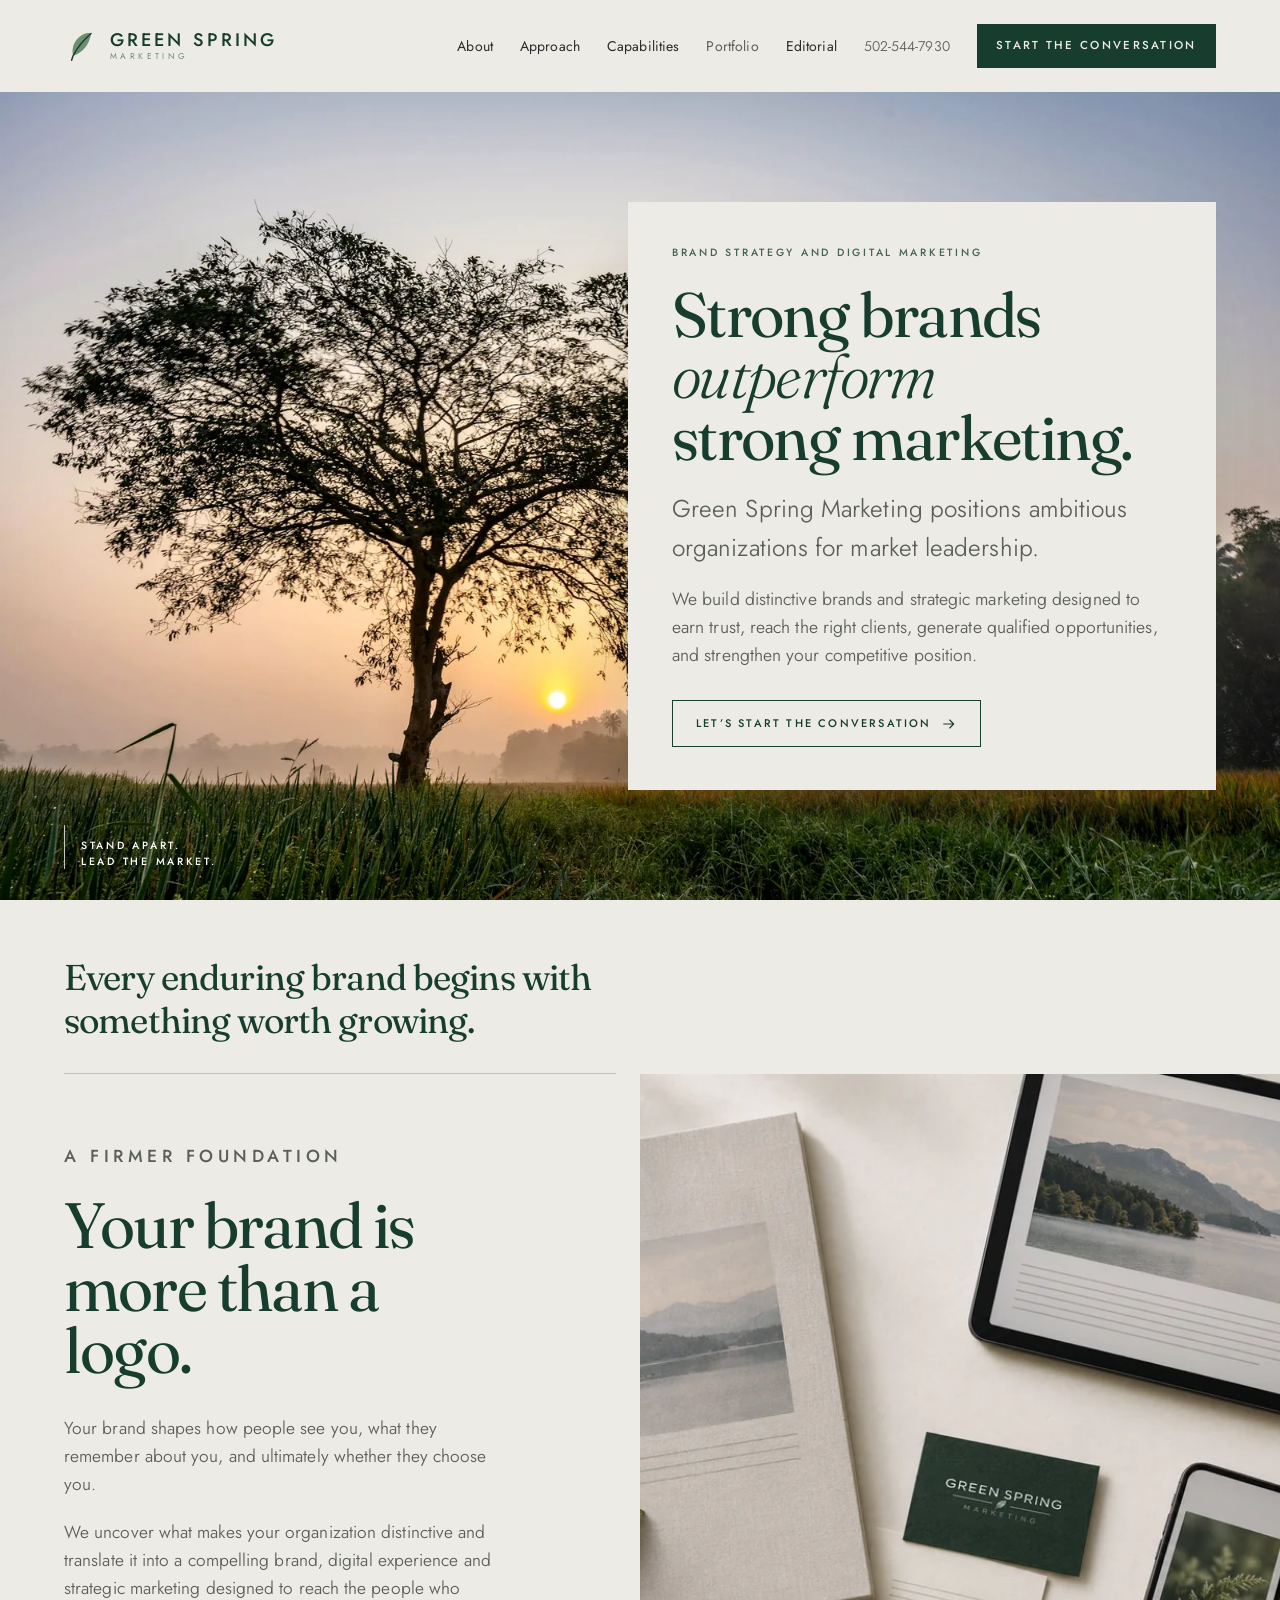
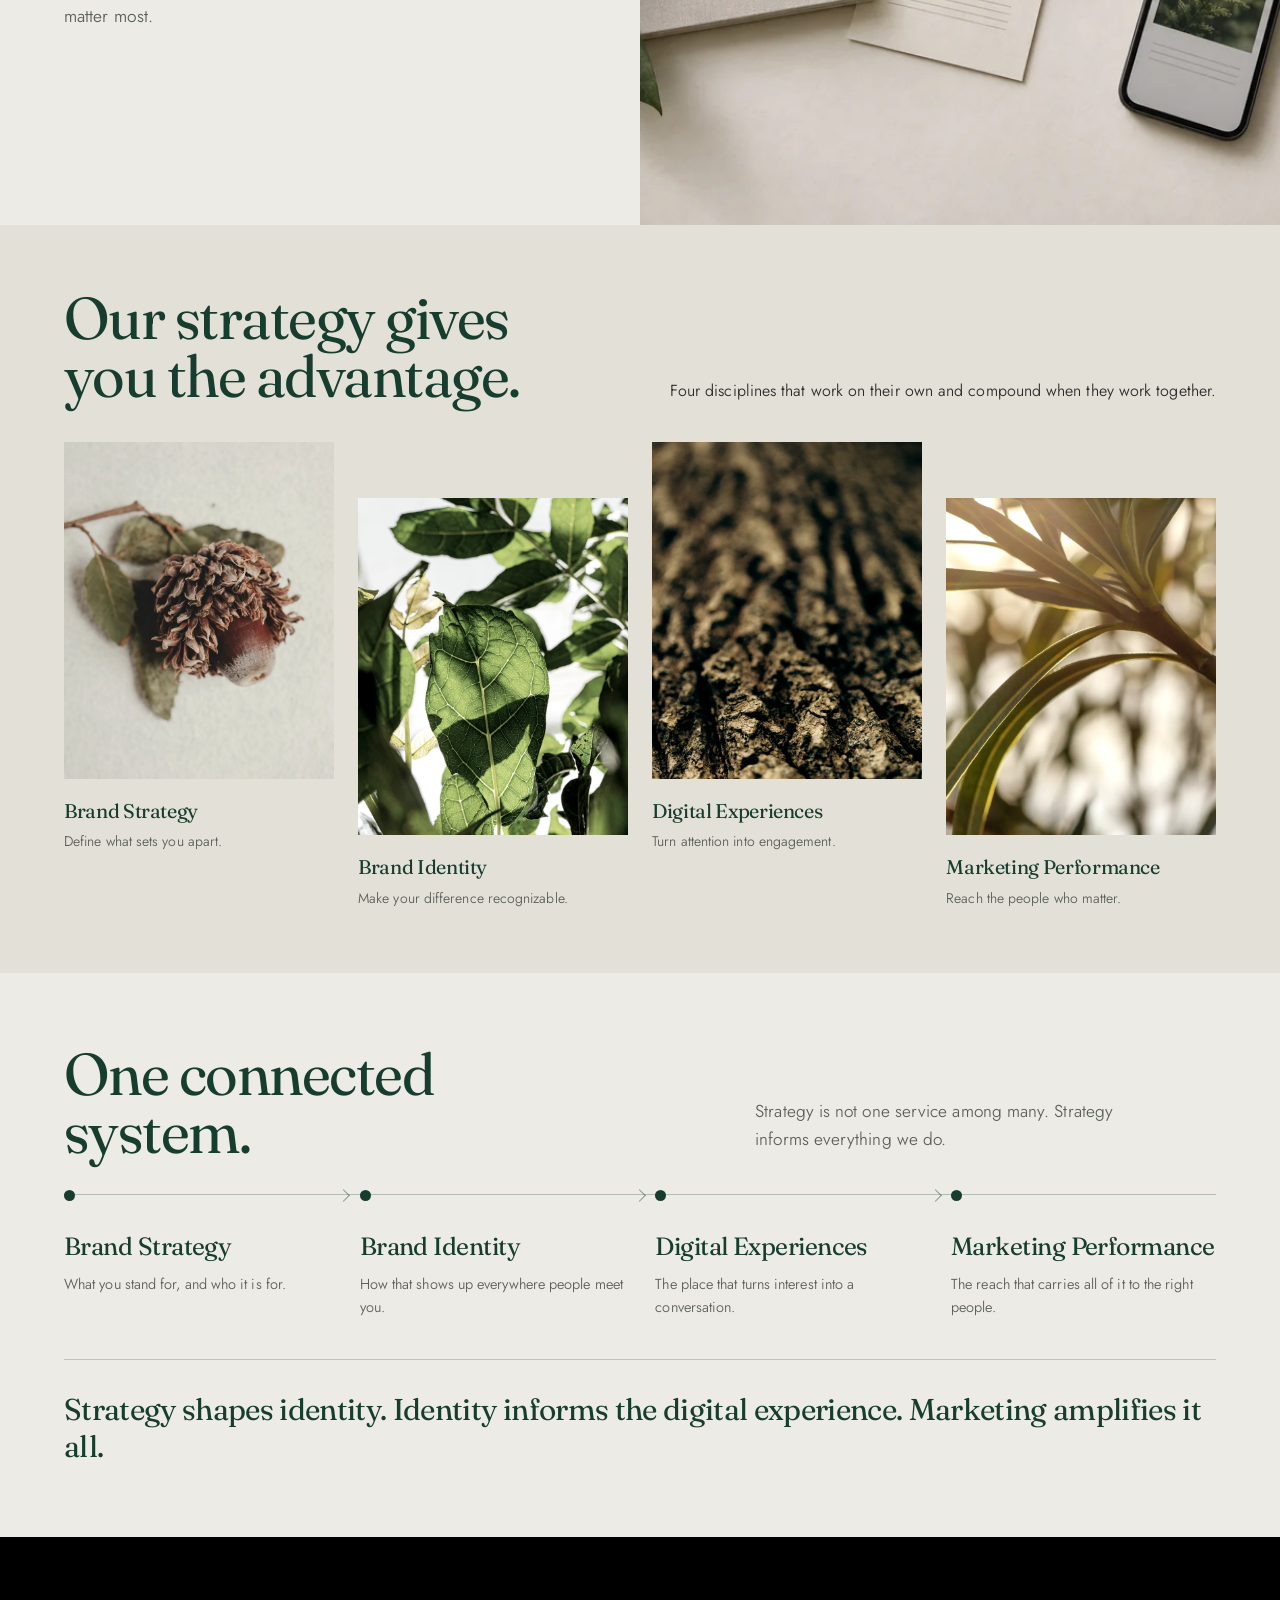
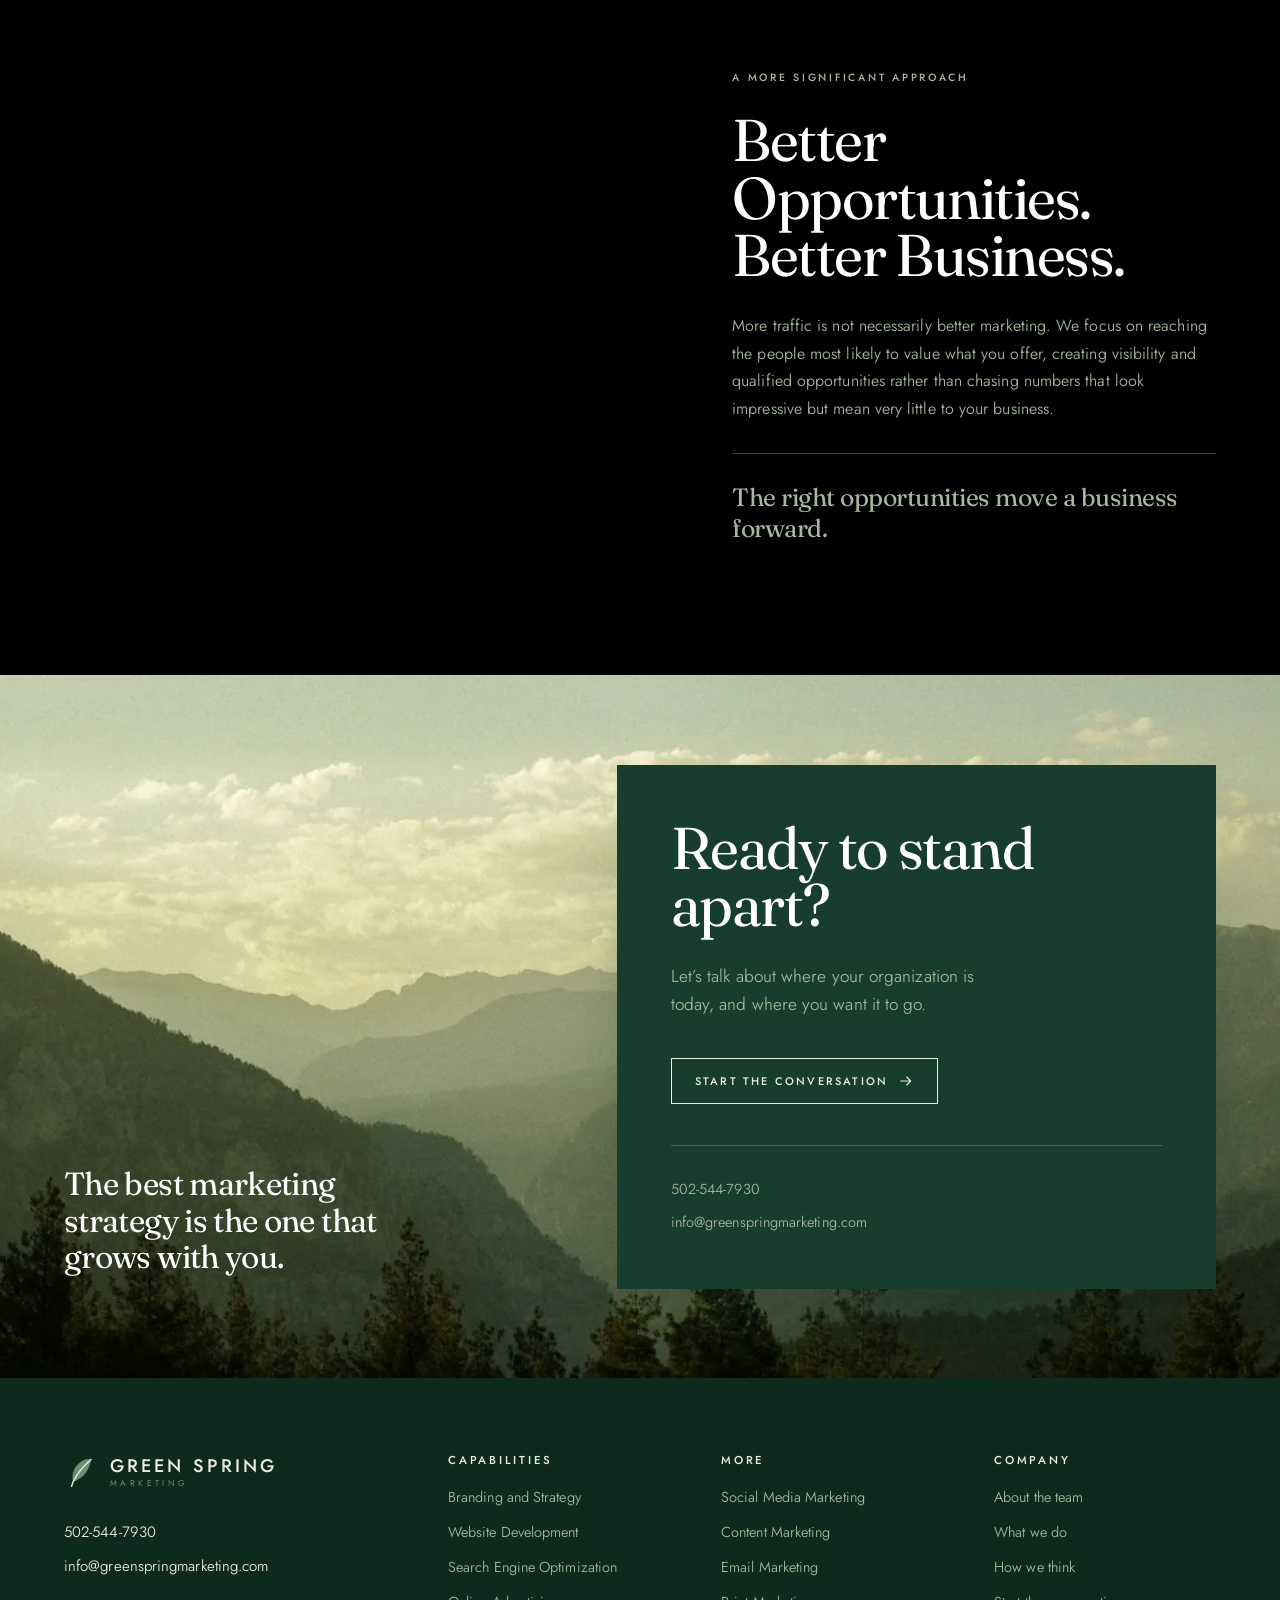
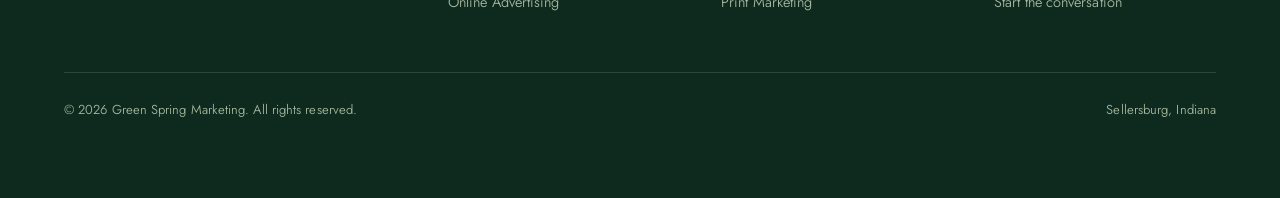
<file: index.html>
<!doctype html>
<html lang="en">
<head>
<meta charset="utf-8">
<meta name="viewport" content="width=device-width,initial-scale=1">
<title>Green Spring Marketing | Brand strategy and digital marketing</title>
<meta name="description" content="Green Spring Marketing positions ambitious organizations for market leadership. We build distinctive brands and strategic marketing that earn trust, reach the right clients and generate qualified opportunities.">
<link rel="canonical" href="https://greenspringmarketing.com/">
<link rel="icon" href="assets/img/favicon.svg?v=2" type="image/svg+xml">
<link rel="preconnect" href="https://fonts.googleapis.com">
<link rel="preconnect" href="https://fonts.gstatic.com" crossorigin>
<link href="https://fonts.googleapis.com/css2?family=Fraunces:ital,opsz,wght@0,9..144,300..600;1,9..144,300..500&amp;family=Jost:wght@300;400;500&amp;display=swap" rel="stylesheet">
<link rel="stylesheet" href="assets/css/site.css?v=33">
<noscript><style>
  .rv{opacity:1;transform:none}
  .mask>span{transform:none}
  .rule,.flow__rail{transform:scaleX(1)}
  .flow__node{transform:scale(1)}
  .hero__media::after{transform:scaleY(0)}
  .hero__media img,.cap__frame img,.ab-grow__media img{transform:none}
</style></noscript>
</head>
<body>

<svg width="0" height="0" style="position:absolute" aria-hidden="true" focusable="false"><defs>
<symbol id="i-arrow" viewBox="0 0 24 24"><path d="M4 12h15M13 6l6 6-6 6"/></symbol>
</defs></svg>

<div class="progress" id="progress"></div>

<header class="nav" id="nav">
  <div class="wrap nav__in">
    <a class="logo" href="index.html" aria-label="Green Spring Marketing, home">
      <svg class="logo__leaf" viewBox="0 0 24 26" fill="none" aria-hidden="true">
        <path d="M20.3 3.4C19 12 13.6 18.2 6.8 20.1 5.1 13.3 8.7 6.4 15.4 3.6c1.7-.7 3.5-.9 4.9-.2z" fill="#6B8F71"/>
        <path d="M20.3 3.4C14.6 8.2 10 13.9 6.8 20.1M6.8 20.1 5.7 23.4" stroke="#173D2E" stroke-width="1.1" stroke-linecap="round"/>
      </svg>
      <span class="logo__type">
        <span class="logo__name">GREEN SPRING</span>
        <span class="logo__sub">MARKETING</span>
      </span>
    </a>
    <nav class="nav__links" aria-label="Primary">
      <a class="nav__link" href="about.html">About</a>
      <a class="nav__link" href="approach.html">Approach</a>
      <a class="nav__link" href="capabilities.html">Capabilities</a>
      <a class="nav__link nav__link--soon" aria-disabled="true">Portfolio</a>
      <a class="nav__link" href="editorial.html">Editorial</a>
      <a class="nav__tel" href="tel:+15025447930">502-544-7930</a>
      <a class="btn btn--solid nav__cta" href="#contact">Start the conversation</a>
    </nav>
    <button class="nav__burger" id="burger" aria-label="Open menu" aria-expanded="false" aria-controls="menu">
      <span></span><span></span>
    </button>
  </div>
</header>

<nav class="menu" id="menu" aria-label="Mobile">
  <a href="about.html" style="--i:0">About</a>
  <a href="approach.html" style="--i:1">Approach</a>
  <a href="capabilities.html" style="--i:2">Capabilities</a>
  <a aria-disabled="true" style="--i:3">Portfolio</a>
  <a href="editorial.html" style="--i:4">Editorial</a>
  <a href="#contact" style="--i:5">Contact</a>
  <div class="menu__foot">
    <a href="tel:+15025447930">502-544-7930</a>
    <a href="mailto:info@greenspringmarketing.com">info@greenspringmarketing.com</a>
  </div>
</nav>

<main id="top">

<!-- ================================ hero ================================ -->
<section class="hero" id="hero">
  <div class="hero__media">
    <picture>
      <source media="(max-width:980px)" srcset="assets/img/hero-tall-800.webp 800w, assets/img/hero-tall-1200.webp 1200w" sizes="100vw">
      <img src="assets/img/hero-wide-1600.webp"
           srcset="assets/img/hero-wide-1600.webp 1600w, assets/img/hero-wide-2400.webp 2400w"
           sizes="100vw" width="2400" height="1560" fetchpriority="high"
           alt="A single broad-crowned tree standing alone in a misty field at sunrise, the low sun burning through its branches.">
    </picture>
  </div>

  <div class="hero__grid">
    <div class="hero__plate rv">
      <p class="label hero__eyebrow">Brand strategy and digital marketing</p>
      <h1 class="display hero__h1">
        <span class="mask"><span>Strong brands</span></span>
        <span class="mask"><span><em>outperform</em></span></span>
        <span class="mask"><span>strong marketing.</span></span>
      </h1>
      <p class="lede hero__sub">Green Spring Marketing positions ambitious organizations for market leadership.</p>
      <p class="hero__sub2">We build distinctive brands and strategic marketing designed to earn trust, reach the right clients, generate qualified opportunities, and strengthen your competitive position.</p>
      <a class="btn" href="#contact">Let&rsquo;s start the conversation <svg class="arw" width="16" height="16" aria-hidden="true"><use href="#i-arrow"/></svg></a>
    </div>
  </div>

  <div class="hero__cue">
    <i></i>
    <div class="hero__cueText">
      <p class="label">Stand apart.<br>Lead the market.</p>
    </div>
  </div>
</section>

<!-- ============================== foundation ============================== -->
<section class="found" id="foundation">
  <div class="wrap found__top">
    <p class="found__bridge rv">Every enduring brand begins with something worth growing.</p>
  </div>
  <div class="found__split">
    <div class="found__text">
      <p class="label found__eyebrow rv">A firmer foundation</p>
      <h2 class="display found__h2 rv" style="--d:80ms">Your brand is more than a logo.</h2>
      <p class="rv" style="--d:160ms">Your brand shapes how people see you, what they remember about you, and ultimately whether they choose you.</p>
      <p class="rv" style="--d:220ms">We uncover what makes your organization distinctive and translate it into a compelling brand, digital experience and strategic marketing designed to reach the people who matter most.</p>
      <p class="found__callout rv" style="--d:280ms">Know what sets you apart. Build from there.</p>
    </div>
    <figure class="found__media rv" style="--d:120ms">
      <picture>
        <source media="(max-width:980px)" srcset="assets/img/brand-world-w-800.webp 800w, assets/img/brand-world-w-1360.webp 1360w" sizes="100vw">
        <img src="assets/img/brand-world-1024.webp"
             srcset="assets/img/brand-world-720.webp 720w, assets/img/brand-world-1024.webp 1024w"
             sizes="(max-width:980px) 100vw, 50vw"
             width="1024" height="1024" loading="lazy"
             alt="A brand identity system laid out on pale paper: a linen-bound brand book, a tablet and a phone showing the website, a Green Spring Marketing business card and a sprig of leaves resting at the edge of the frame.">
      </picture>
    </figure>
  </div>
</section>

<!-- ============================= capabilities ============================= -->
<section class="caps" id="capabilities">
  <div class="wrap">
    <div class="caps__head">
      <h2 class="display h-lg rv">Our strategy gives you the advantage.</h2>
      <p class="rv" style="--d:120ms">Four disciplines that work on their own and compound when they work together.</p>
    </div>

    <div class="caps__row">
      <article class="cap rv">
        <div class="cap__frame">
          <img src="assets/img/pillar-strategy-800.webp"
               srcset="assets/img/pillar-strategy-800.webp 800w, assets/img/pillar-strategy-1600.webp 1600w"
               sizes="(max-width:640px) 100vw, (max-width:980px) 46vw, 22vw"
               width="1600" height="2000" loading="lazy"
               alt="A single acorn still in its textured cap, resting on dried oak leaves against a warm off-white ground.">
          <i class="cap__n"></i>
        </div>
        <div class="cap__body">
          <h3>Brand Strategy</h3>
          <p>Define what sets you apart.</p>
        </div>
      </article>

      <article class="cap rv" style="--d:110ms">
        <div class="cap__frame">
          <img src="assets/img/pillar-identity-800.webp"
               srcset="assets/img/pillar-identity-800.webp 800w, assets/img/pillar-identity-1600.webp 1600w"
               sizes="(max-width:640px) 100vw, (max-width:980px) 46vw, 22vw"
               width="1600" height="2000" loading="lazy"
               alt="Broad leaves lit from behind by daylight, the pale vein structure showing clearly through the blade.">
          <i class="cap__n"></i>
        </div>
        <div class="cap__body">
          <h3>Brand Identity</h3>
          <p>Make your difference recognizable.</p>
        </div>
      </article>

      <article class="cap rv" style="--d:220ms">
        <div class="cap__frame">
          <img src="assets/img/pillar-digital-800.webp"
               srcset="assets/img/pillar-digital-800.webp 800w, assets/img/pillar-digital-1600.webp 1600w"
               sizes="(max-width:640px) 100vw, (max-width:980px) 46vw, 22vw"
               width="1600" height="2000" loading="lazy"
               alt="A close view of rough tree bark, deep fissures running across the frame and falling away into shadow.">
          <i class="cap__n"></i>
        </div>
        <div class="cap__body">
          <h3>Digital Experiences</h3>
          <p>Turn attention into engagement.</p>
        </div>
      </article>

      <article class="cap rv" style="--d:330ms">
        <div class="cap__frame">
          <img src="assets/img/pillar-perform-800.webp"
               srcset="assets/img/pillar-perform-800.webp 800w, assets/img/pillar-perform-1600.webp 1600w"
               sizes="(max-width:640px) 100vw, (max-width:980px) 46vw, 22vw"
               width="1600" height="2000" loading="lazy"
               alt="Narrow leaves radiating from a single stem, backlit by low sun with the background falling into soft highlights.">
          <i class="cap__n"></i>
        </div>
        <div class="cap__body">
          <h3>Marketing Performance</h3>
          <p>Reach the people who matter.</p>
        </div>
      </article>
    </div>
  </div>
</section>

<!-- =========================== connected system =========================== -->
<section class="flow" id="system">
  <div class="wrap">
    <div class="flow__head">
      <h2 class="display h-lg rv">One connected system.</h2>
      <p class="lede rv" style="--d:120ms">Strategy is not one service among many. Strategy informs everything we do.</p>
    </div>

    <div class="flow__rail"></div>
    <ol class="flow__row">
      <li class="flow__step rv">
        <span class="flow__node"></span>
        <h3>Brand Strategy</h3>
        <p>What you stand for, and who it is for.</p>
      </li>
      <li class="flow__step rv" style="--d:110ms">
        <span class="flow__node"></span>
        <h3>Brand Identity</h3>
        <p>How that shows up everywhere people meet you.</p>
      </li>
      <li class="flow__step rv" style="--d:220ms">
        <span class="flow__node"></span>
        <h3>Digital Experiences</h3>
        <p>The place that turns interest into a conversation.</p>
      </li>
      <li class="flow__step rv" style="--d:330ms">
        <span class="flow__node"></span>
        <h3>Marketing Performance</h3>
        <p>The reach that carries all of it to the right people.</p>
      </li>
    </ol>

    <p class="flow__key rv" style="--d:400ms">Strategy shapes identity. Identity informs the digital experience. Marketing amplifies it all.</p>
  </div>
</section>

<!-- ============================== statement ============================== -->
<section class="stmt" id="approach">
  <div class="stmt__media" id="stmtMedia">
    <picture>
      <source media="(max-width:640px)" srcset="assets/img/statement-tall-800.webp 800w, assets/img/statement-tall-1200.webp 1200w" sizes="100vw">
      <img src="assets/img/statement-wide-1600.webp"
           srcset="assets/img/statement-wide-1600.webp 1600w, assets/img/statement-wide-2400.webp 2400w"
           sizes="(max-width:1180px) 100vw, 62vw"
           width="2400" height="1580" loading="lazy"
           alt="A single green leaf against a black ground, side light picking out every vein and the serrated edge.">
    </picture>
  </div>
  <div class="stmt__in">
    <div class="stmt__copy rv">
      <p class="label">A more significant approach</p>
      <h2 class="display h-lg">Better Opportunities. Better Business.</h2>
      <p>More traffic is not necessarily better marketing. We focus on reaching the people most likely to value what you offer, creating visibility and qualified opportunities rather than chasing numbers that look impressive but mean very little to your business.</p>
      <p class="stmt__callout">The right opportunities move a business forward.</p>
    </div>
  </div>
</section>

<!-- =============================== close =============================== -->
<section class="close" id="contact">
  <div class="close__media">
    <picture>
      <source media="(max-width:640px)" srcset="assets/img/close-tall-800.webp 800w, assets/img/close-tall-1200.webp 1200w" sizes="100vw">
      <img src="assets/img/close-wide-1600.webp"
           srcset="assets/img/close-wide-1600.webp 1600w, assets/img/close-wide-2400.webp 2400w"
           sizes="100vw" width="2400" height="800" loading="lazy"
           alt="Layered mountain ridgelines receding into mist above a dark line of conifers.">
    </picture>
  </div>
  <div class="wrap close__in">
    <p class="close__line display rv">The best marketing strategy is the one that grows with you.</p>
    <div class="close__plate rv">
      <h2 class="display h-lg">Ready to stand apart?</h2>
      <p class="lede">Let&rsquo;s talk about where your organization is today, and where you want it to go.</p>
      <a class="btn btn--light" href="mailto:info@greenspringmarketing.com">Start the conversation <svg class="arw" width="16" height="16" aria-hidden="true"><use href="#i-arrow"/></svg></a>
      <div class="close__meta">
        <a href="tel:+15025447930">502-544-7930</a>
        <a href="mailto:info@greenspringmarketing.com">info@greenspringmarketing.com</a>
      </div>
    </div>
  </div>
</section>

</main>

<footer class="foot">
  <div class="wrap">
    <div class="foot__top">
      <div>
        <a class="logo" href="index.html" aria-label="Green Spring Marketing, home">
          <svg class="logo__leaf" viewBox="0 0 24 26" fill="none" aria-hidden="true">
            <path d="M20.3 3.4C19 12 13.6 18.2 6.8 20.1 5.1 13.3 8.7 6.4 15.4 3.6c1.7-.7 3.5-.9 4.9-.2z" fill="#6B8F71"/>
            <path d="M20.3 3.4C14.6 8.2 10 13.9 6.8 20.1M6.8 20.1 5.7 23.4" stroke="#EDEBE5" stroke-width="1.1" stroke-linecap="round"/>
          </svg>
          <span class="logo__type">
            <span class="logo__name">GREEN SPRING</span>
            <span class="logo__sub">MARKETING</span>
          </span>
        </a>
        <div class="foot__brand">
          <a href="tel:+15025447930">502-544-7930</a>
          <a href="mailto:info@greenspringmarketing.com">info@greenspringmarketing.com</a>
        </div>
      </div>
      <div>
        <h4>Capabilities</h4>
        <ul>
          <li><a href="index.html#capabilities">Branding and Strategy</a></li>
          <li><a href="index.html#capabilities">Website Development</a></li>
          <li><a href="index.html#capabilities">Search Engine Optimization</a></li>
          <li><a href="index.html#capabilities">Online Advertising</a></li>
        </ul>
      </div>
      <div>
        <h4>More</h4>
        <ul>
          <li><a href="index.html#capabilities">Social Media Marketing</a></li>
          <li><a href="index.html#capabilities">Content Marketing</a></li>
          <li><a href="index.html#capabilities">Email Marketing</a></li>
          <li><a href="index.html#capabilities">Print Marketing</a></li>
        </ul>
      </div>
      <div>
        <h4>Company</h4>
        <ul>
          <li><a href="about.html">About the team</a></li>
          <li><a href="index.html#capabilities">What we do</a></li>
          <li><a href="index.html#approach">How we think</a></li>
          <li><a href="index.html#contact">Start the conversation</a></li>
        </ul>
      </div>
    </div>
    <div class="foot__bot">
      <span>&copy; 2026 Green Spring Marketing. All rights reserved.</span>
      <span>Sellersburg, Indiana</span>
    </div>
  </div>
</footer>

<script src="assets/js/site.js?v=20" defer></script>
</body>
</html>
</file>
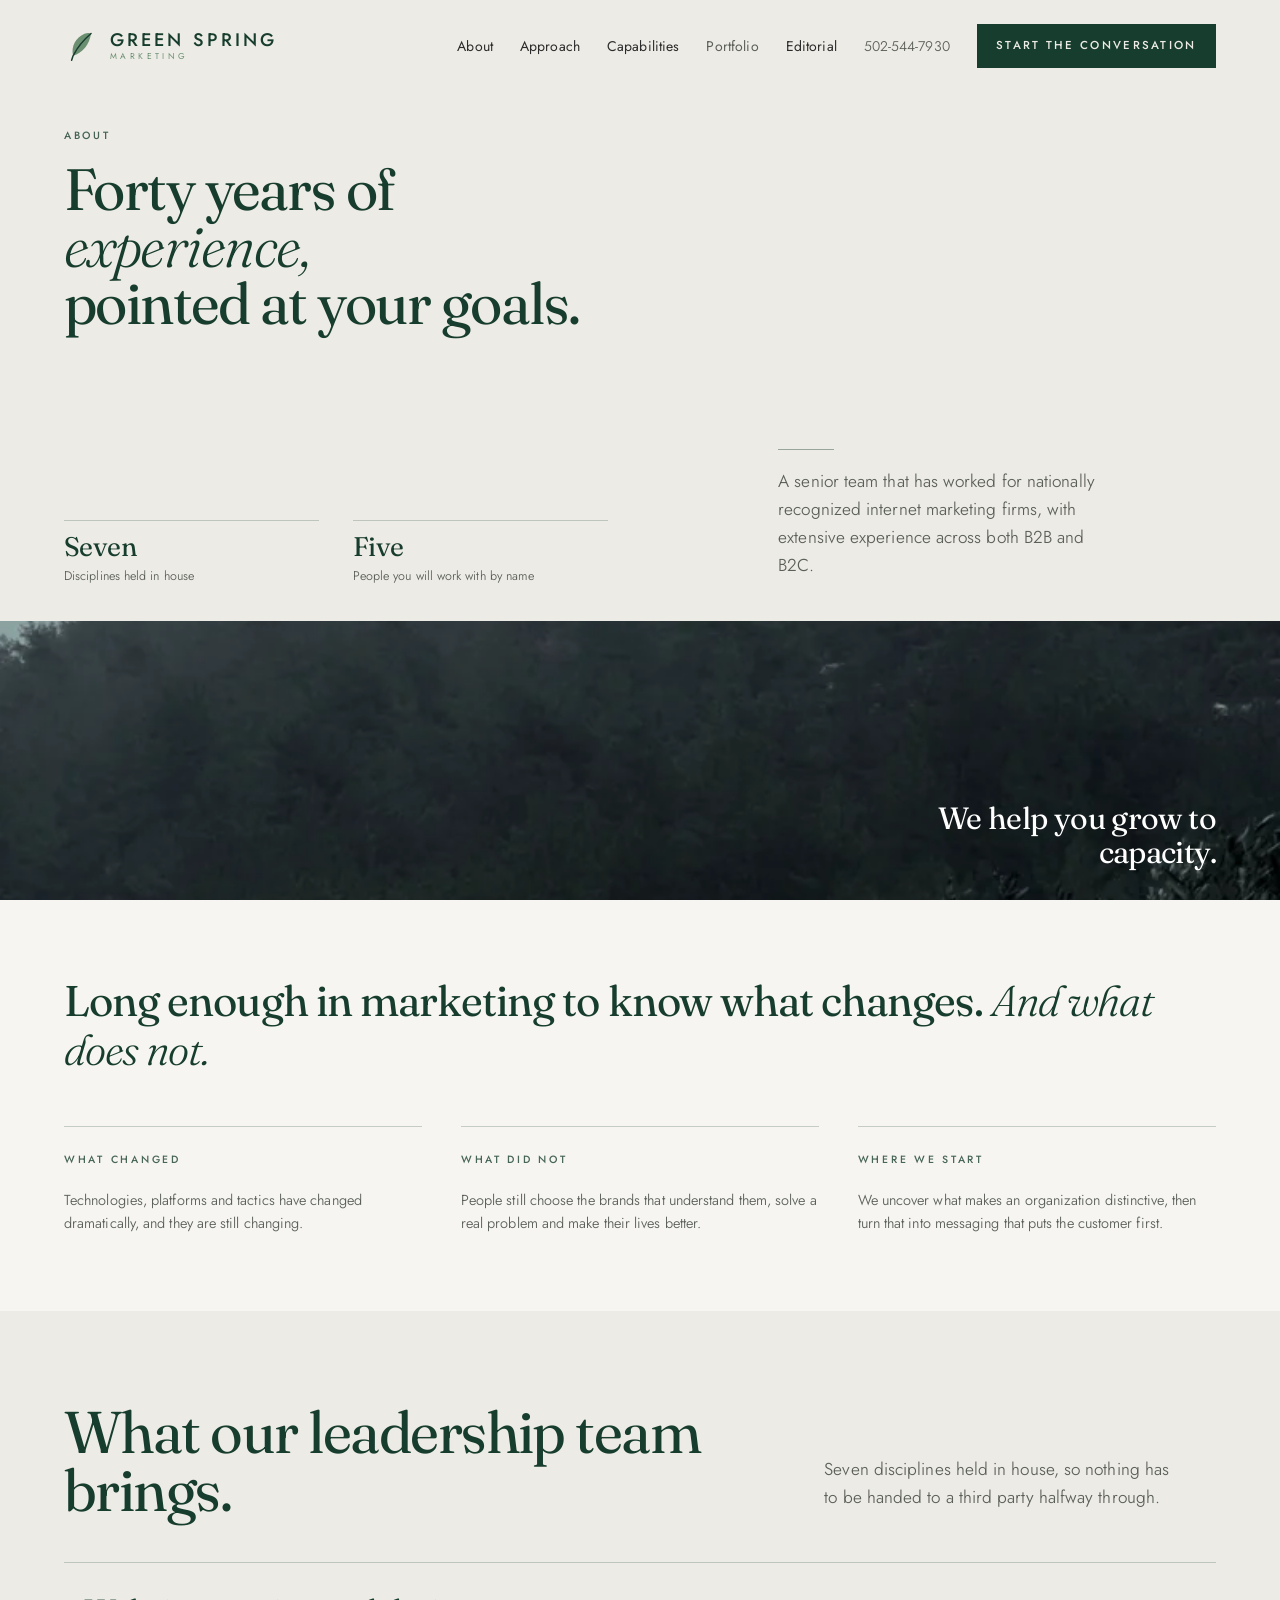
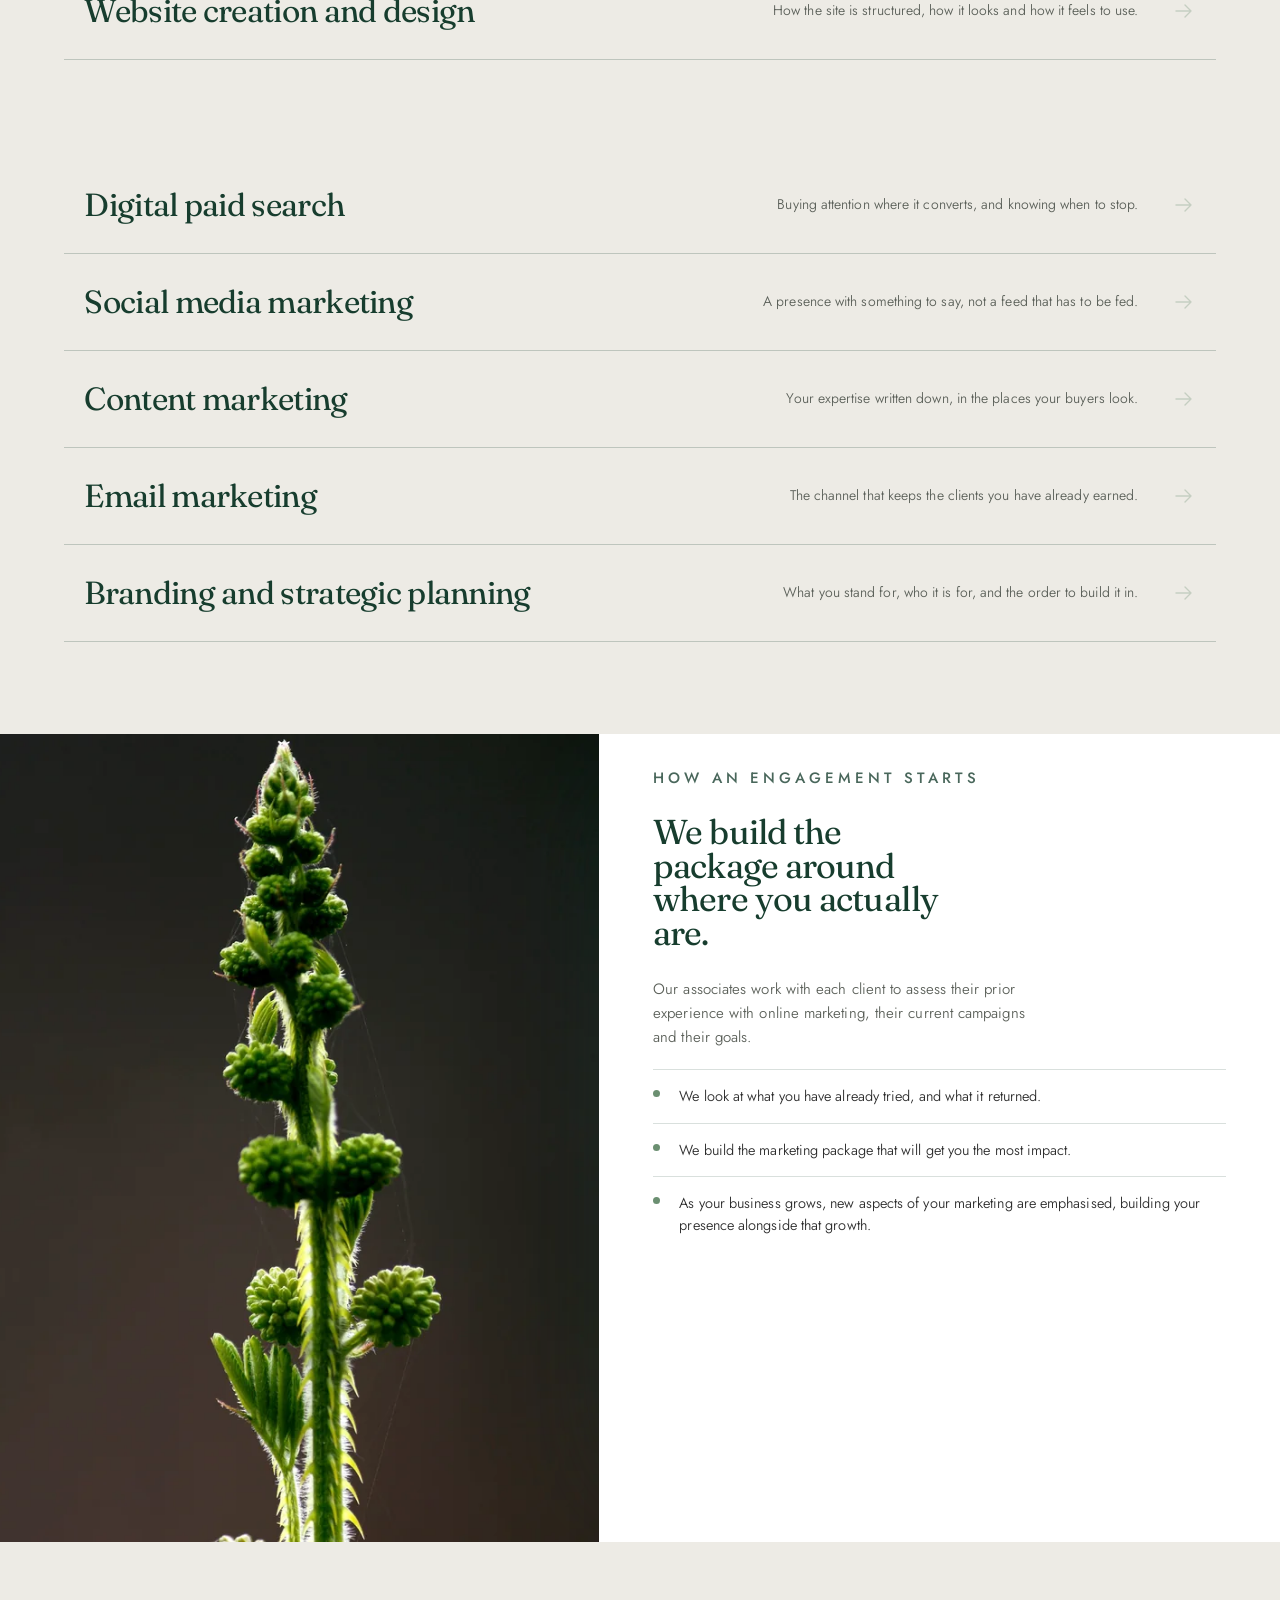
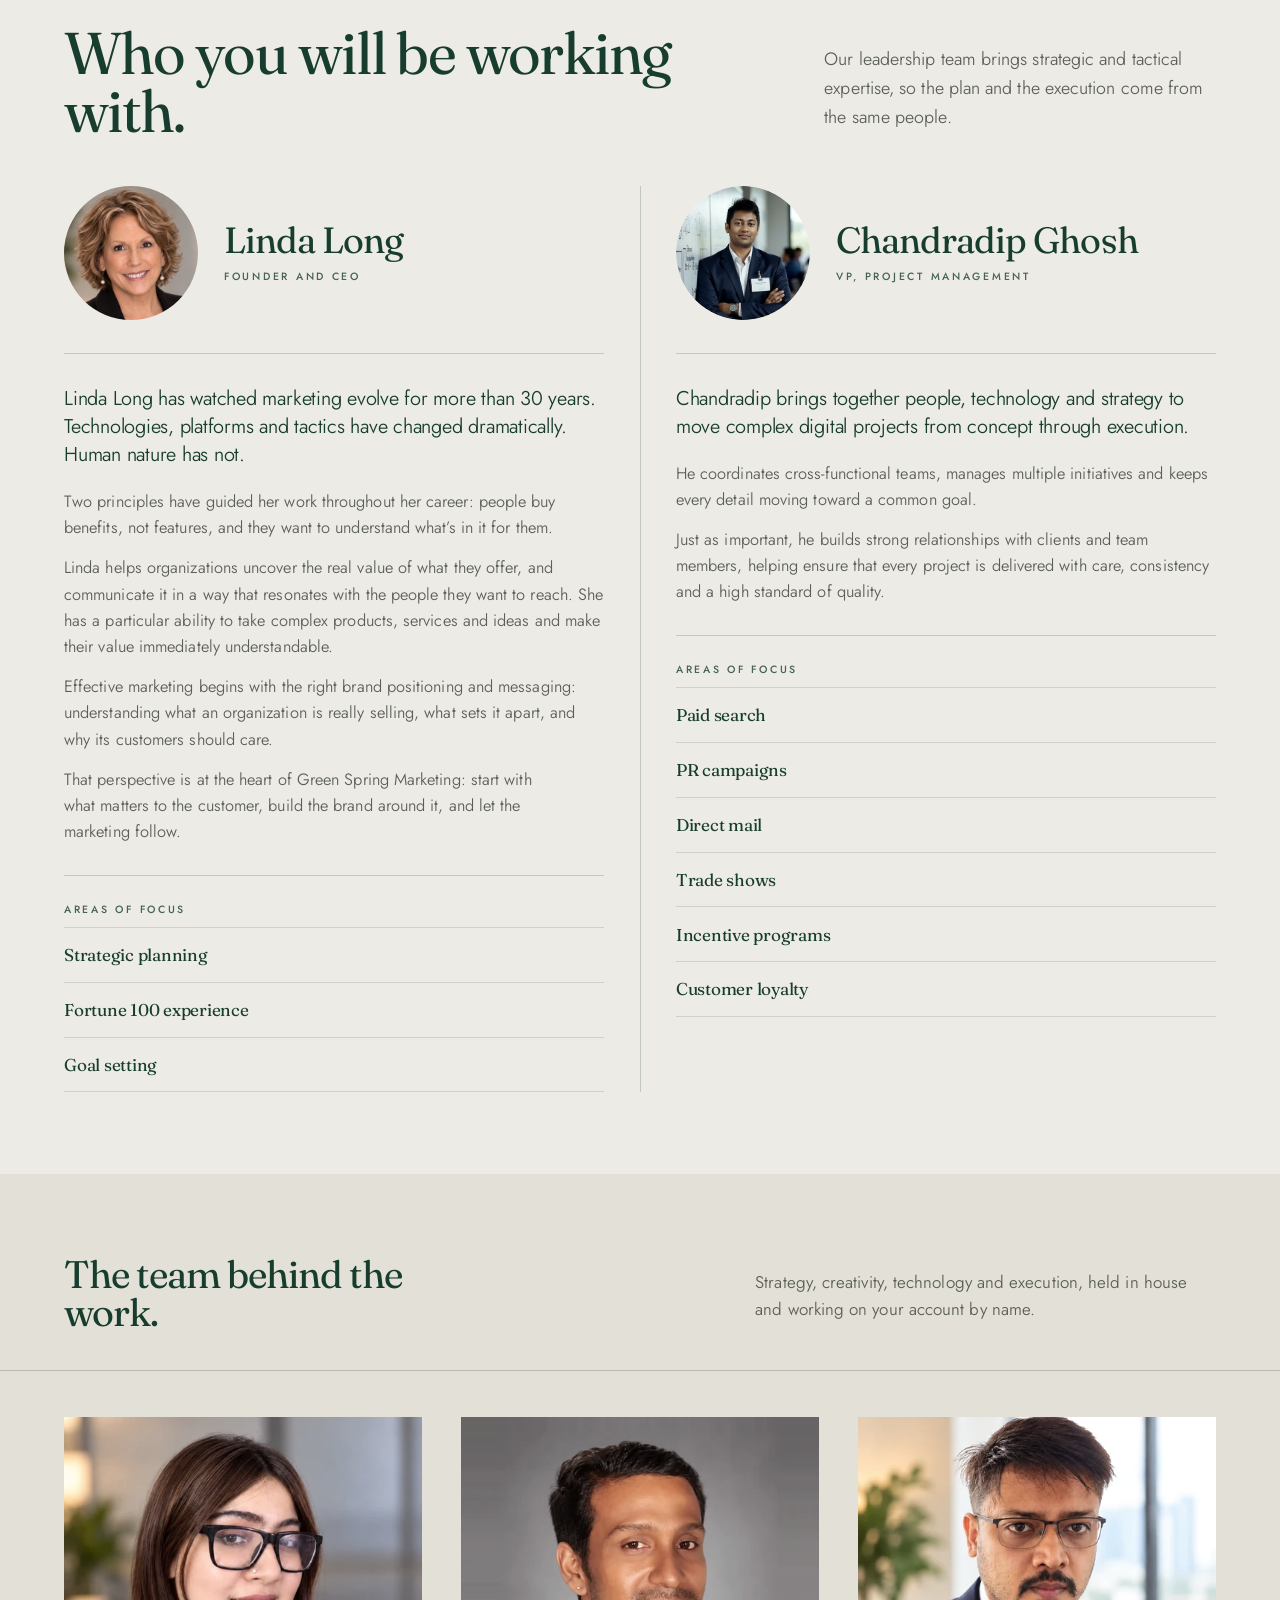
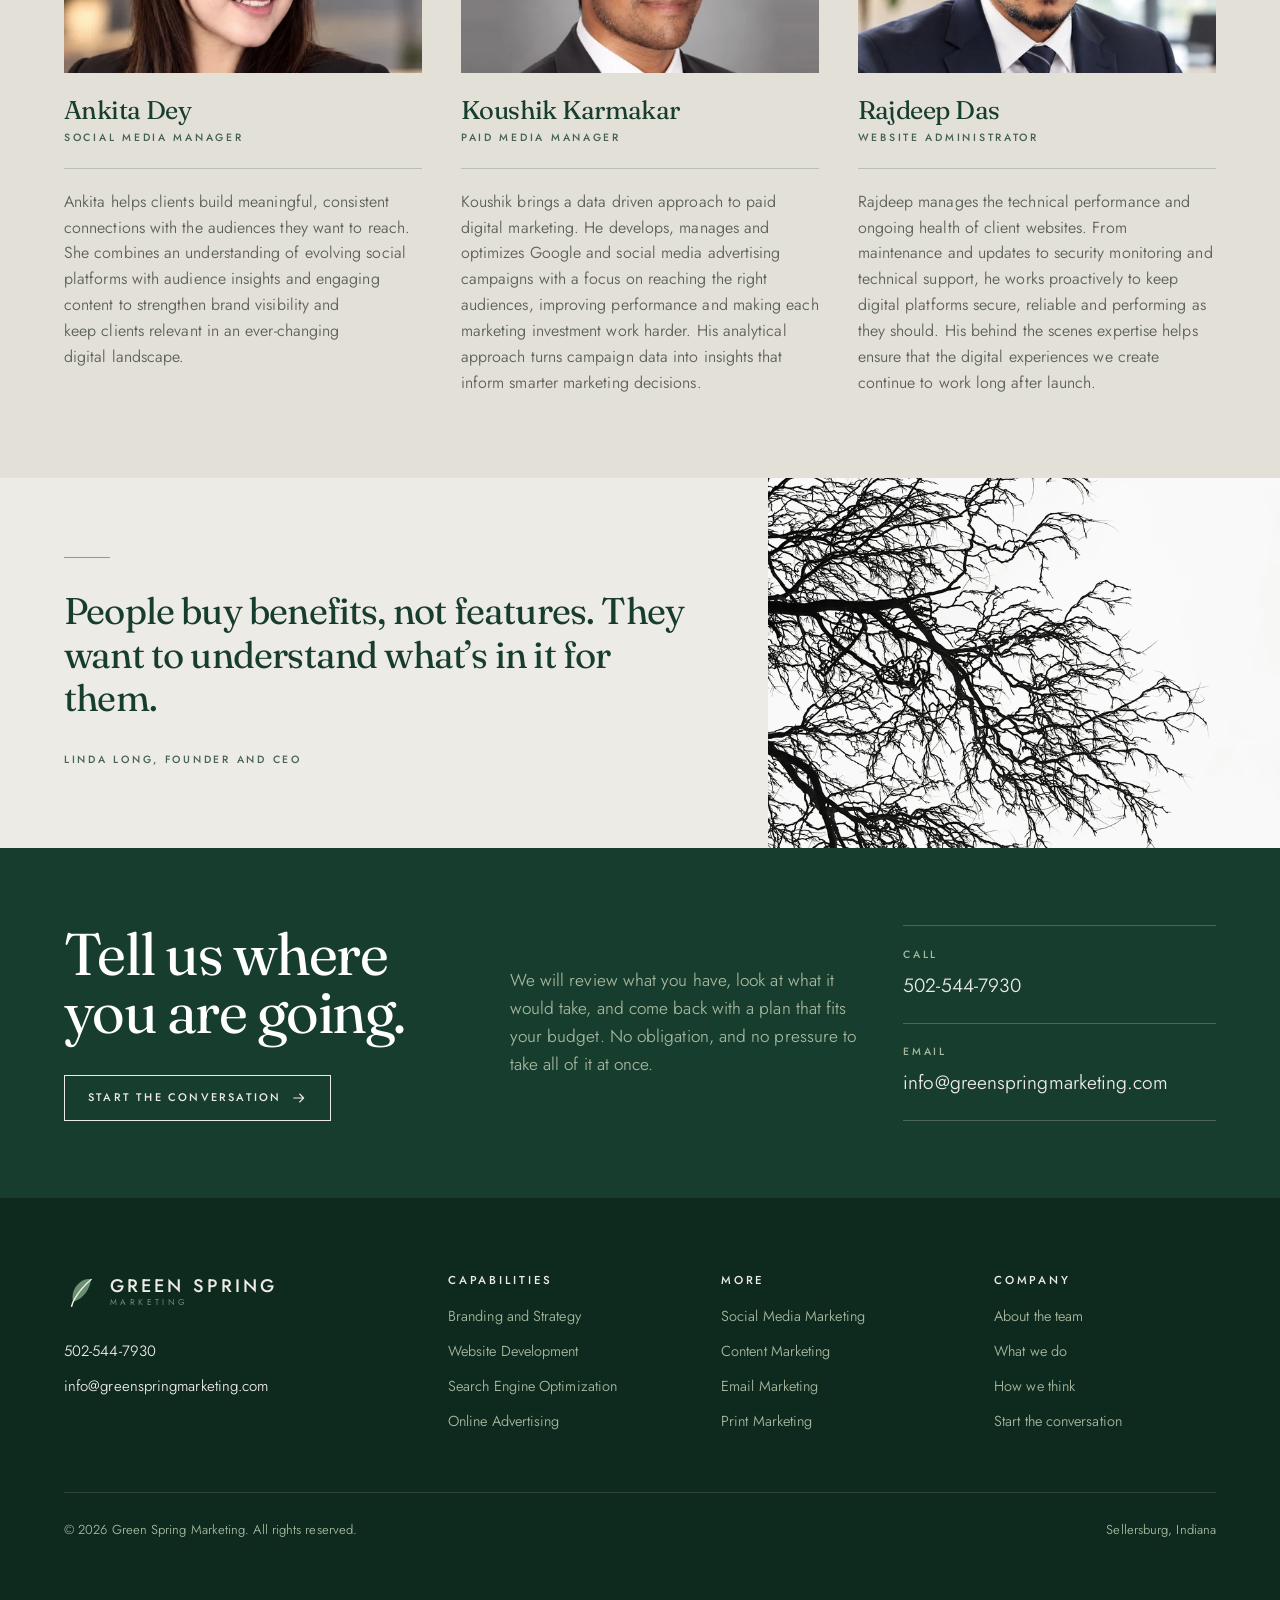
<file: about.html>
<!doctype html>
<html lang="en">
<head>
<meta charset="utf-8">
<meta name="viewport" content="width=device-width,initial-scale=1">
<title>About | Green Spring Marketing</title>
<meta name="description" content="Green Spring Marketing brings over forty years of combined digital marketing experience to your projects, across B2B and B2C, from Sellersburg, Indiana. Meet Linda Long and Chandradip Ghosh.">
<link rel="canonical" href="https://greenspringmarketing.com/about-us/">
<link rel="icon" href="assets/img/favicon.svg?v=2" type="image/svg+xml">
<link rel="preconnect" href="https://fonts.googleapis.com">
<link rel="preconnect" href="https://fonts.gstatic.com" crossorigin>
<link href="https://fonts.googleapis.com/css2?family=Fraunces:ital,opsz,wght@0,9..144,300..600;1,9..144,300..500&amp;family=Jost:wght@300;400;500&amp;display=swap" rel="stylesheet">
<link rel="stylesheet" href="assets/css/site.css?v=33">
<link rel="stylesheet" href="assets/css/about.css?v=35">
<noscript><style>
  .rv{opacity:1;transform:none}
  .mask>span{transform:none}
  .rule,.flow__rail{transform:scaleX(1)}
  .flow__node{transform:scale(1)}
  .hero__media::after{transform:scaleY(0)}
  .hero__media img,.cap__frame img,.ab-grow__media img{transform:none}
</style></noscript>
</head>
<body>

<svg width="0" height="0" style="position:absolute" aria-hidden="true" focusable="false"><defs>
<symbol id="i-arrow" viewBox="0 0 24 24"><path d="M4 12h15M13 6l6 6-6 6"/></symbol>
</defs></svg>

<div class="progress" id="progress"></div>

<header class="nav" id="nav">
  <div class="wrap nav__in">
    <a class="logo" href="index.html" aria-label="Green Spring Marketing, home">
      <svg class="logo__leaf" viewBox="0 0 24 26" fill="none" aria-hidden="true">
        <path d="M20.3 3.4C19 12 13.6 18.2 6.8 20.1 5.1 13.3 8.7 6.4 15.4 3.6c1.7-.7 3.5-.9 4.9-.2z" fill="#6B8F71"/>
        <path d="M20.3 3.4C14.6 8.2 10 13.9 6.8 20.1M6.8 20.1 5.7 23.4" stroke="#173D2E" stroke-width="1.1" stroke-linecap="round"/>
      </svg>
      <span class="logo__type">
        <span class="logo__name">GREEN SPRING</span>
        <span class="logo__sub">MARKETING</span>
      </span>
    </a>
    <nav class="nav__links" aria-label="Primary">
      <a class="nav__link" href="about.html">About</a>
      <a class="nav__link" href="approach.html">Approach</a>
      <a class="nav__link" href="capabilities.html">Capabilities</a>
      <a class="nav__link nav__link--soon" aria-disabled="true">Portfolio</a>
      <a class="nav__link" href="editorial.html">Editorial</a>
      <a class="nav__tel" href="tel:+15025447930">502-544-7930</a>
      <a class="btn btn--solid nav__cta" href="#contact">Start the conversation</a>
    </nav>
    <button class="nav__burger" id="burger" aria-label="Open menu" aria-expanded="false" aria-controls="menu">
      <span></span><span></span>
    </button>
  </div>
</header>

<nav class="menu" id="menu" aria-label="Mobile">
  <a href="about.html" style="--i:0">About</a>
  <a href="approach.html" style="--i:1">Approach</a>
  <a href="capabilities.html" style="--i:2">Capabilities</a>
  <a aria-disabled="true" style="--i:3">Portfolio</a>
  <a href="editorial.html" style="--i:4">Editorial</a>
  <a href="#contact" style="--i:5">Contact</a>
  <div class="menu__foot">
    <a href="tel:+15025447930">502-544-7930</a>
    <a href="mailto:info@greenspringmarketing.com">info@greenspringmarketing.com</a>
  </div>
</nav>

<main id="top">

<!-- ================================ hero ================================ -->
<section class="ab-hero">
  <div class="wrap ab-hero__copy">
    <div class="ab-hero__lead rv">
      <div class="ab-hero__title">
        <p class="label ab-hero__eyebrow">About</p>
        <h1 class="display">
          <span class="mask"><span>Forty years of</span></span>
          <span class="mask"><span><em>experience,</em></span></span>
          <span class="mask"><span>pointed at your goals.</span></span>
        </h1>
      </div>
      <div class="ab-hero__stats">
        <div><b>Seven</b><span>Disciplines held in house</span></div>
        <div><b>Five</b><span>People you will work with by name</span></div>
      </div>
    </div>
    <div class="ab-hero__side rv" style="--d:150ms">
      <div class="rule"></div>
      <p class="lede">A senior team that has worked for nationally recognized internet marketing firms, with extensive experience across both B2B and B2C.</p>
    </div>
  </div>

  <div class="ab-hero__band">
    <picture>
      <source media="(max-width:640px)" srcset="assets/img/ab-hero-tall-800.webp 800w, assets/img/ab-hero-tall-1200.webp 1200w" sizes="100vw">
      <img src="assets/img/ab-hero-wide-1600.webp"
           srcset="assets/img/ab-hero-wide-1600.webp 1600w, assets/img/ab-hero-wide-2400.webp 2400w"
           sizes="100vw" width="2400" height="880" fetchpriority="high"
           alt="A wooded hillside receding into low mist, the treeline dark against a pale sky.">
    </picture>
    <p class="ab-hero__line">We help you grow to capacity.</p>
  </div>
</section>

<!-- =============================== opening =============================== -->
<section class="ab-intro">
  <div class="wrap">
    <p class="ab-intro__stmt rv">Long enough in marketing to know what changes. <em>And what does not.</em></p>
    <div class="facts">
      <div class="fact rv">
        <p class="label">What changed</p>
        <p>Technologies, platforms and tactics have changed dramatically, and they are still changing.</p>
      </div>
      <div class="fact rv" style="--d:110ms">
        <p class="label">What did not</p>
        <p>People still choose the brands that understand them, solve a real problem and make their lives better.</p>
      </div>
      <div class="fact rv" style="--d:220ms">
        <p class="label">Where we start</p>
        <p>We uncover what makes an organization distinctive, then turn that into messaging that puts the customer first.</p>
      </div>
    </div>
  </div>
</section>

<!-- ============================== expertise ============================== -->
<section class="ab-index" id="expertise">
  <div class="wrap">
    <div class="ab-index__head">
      <h2 class="display h-lg rv">What our leadership team brings.</h2>
      <p class="lede rv" style="--d:120ms">Seven disciplines held in house, so nothing has to be handed to a third party halfway through.</p>
    </div>

    <div class="ledger">
      <div class="led rv">
        <h3>Website creation and design</h3>
        <p>How the site is structured, how it looks and how it feels to use.</p>
        <span class="led__mark"><svg aria-hidden="true"><use href="#i-arrow"/></svg></span>
      </div>
      <div class="led rv" style="--d:60ms">
        <h3>Search engine optimization</h3>
        <p>Being found by the people already looking for what you sell.</p>
        <span class="led__mark"><svg aria-hidden="true"><use href="#i-arrow"/></svg></span>
      </div>
      <div class="led rv" style="--d:120ms">
        <h3>Digital paid search</h3>
        <p>Buying attention where it converts, and knowing when to stop.</p>
        <span class="led__mark"><svg aria-hidden="true"><use href="#i-arrow"/></svg></span>
      </div>
      <div class="led rv" style="--d:180ms">
        <h3>Social media marketing</h3>
        <p>A presence with something to say, not a feed that has to be fed.</p>
        <span class="led__mark"><svg aria-hidden="true"><use href="#i-arrow"/></svg></span>
      </div>
      <div class="led rv" style="--d:240ms">
        <h3>Content marketing</h3>
        <p>Your expertise written down, in the places your buyers look.</p>
        <span class="led__mark"><svg aria-hidden="true"><use href="#i-arrow"/></svg></span>
      </div>
      <div class="led rv" style="--d:300ms">
        <h3>Email marketing</h3>
        <p>The channel that keeps the clients you have already earned.</p>
        <span class="led__mark"><svg aria-hidden="true"><use href="#i-arrow"/></svg></span>
      </div>
      <div class="led rv" style="--d:360ms">
        <h3>Branding and strategic planning</h3>
        <p>What you stand for, who it is for, and the order to build it in.</p>
        <span class="led__mark"><svg aria-hidden="true"><use href="#i-arrow"/></svg></span>
      </div>
    </div>
  </div>
</section>

<!-- =============================== growth =============================== -->
<section class="ab-grow" id="growth">
  <div class="ab-grow__media">
    <img src="assets/img/ab-growth-tall-800.webp"
         srcset="assets/img/ab-growth-tall-800.webp 800w, assets/img/ab-growth-tall-1600.webp 1600w"
         sizes="(max-width:980px) 100vw, 50vw"
         width="1600" height="2000" loading="lazy"
         alt="A single budding stalk lit against a dark ground, tight green flower heads opening along its length.">
  </div>
  <div class="ab-grow__plate rv">
    <div class="ab-grow__intro">
      <p class="label">How an engagement starts</p>
      <h2 class="display h-md">We build the package around where you actually are.</h2>
      <p>Our associates work with each client to assess their prior experience with online marketing, their current campaigns and their goals.</p>
    </div>
    <ul class="ab-grow__steps">
      <li><i></i><span>We look at what you have already tried, and what it returned.</span></li>
      <li><i></i><span>We build the marketing package that will get you the most impact.</span></li>
      <li><i></i><span>As your business grows, new aspects of your marketing are emphasised, building your presence alongside that growth.</span></li>
    </ul>
  </div>
</section>

<!-- ============================= leadership ============================= -->
<section class="ab-people" id="leadership">
  <div class="wrap ab-people__head">
    <h2 class="display h-lg rv">Who you will be working with.</h2>
    <p class="lede rv" style="--d:110ms">Our leadership team brings strategic and tactical expertise, so the plan and the execution come from the same people.</p>
  </div>

  <div class="wrap people">
    <article class="who rv">
      <div class="who__top">
        <div class="who__face">
          <img src="assets/img/ab-linda-2026-360.webp"
               srcset="assets/img/ab-linda-2026-360.webp 360w, assets/img/ab-linda-2026-720.webp 720w"
               sizes="(max-width:640px) 24vw, 10vw"
               width="720" height="720" loading="lazy"
               alt="Linda Long, Founder and Chief Executive Officer of Green Spring Marketing.">
        </div>
        <div>
          <h3 class="display who__name">Linda Long</h3>
          <p class="label who__role">Founder and CEO</p>
        </div>
      </div>
      <div class="who__bio">
        <p class="who__lede">Linda Long has watched marketing evolve for more than 30 years. Technologies, platforms and tactics have changed dramatically. Human nature has not.</p>
        <p>Two principles have guided her work throughout her career: people buy benefits, not features, and they want to understand what&rsquo;s in it for them.</p>
        <p>Linda helps organizations uncover the real value of what they offer, and communicate it in a way that resonates with the people they want to reach. She has a particular ability to take complex products, services and ideas and make their value immediately understandable.</p>
        <p>Effective marketing begins with the right brand positioning and messaging: understanding what an organization is really selling, what sets it apart, and why its customers should care.</p>
        <p>That perspective is at the heart of Green Spring Marketing: start with what matters to the customer, build the brand around it, and let the marketing follow.</p>
      </div>
      <div class="who__focus">
        <p class="label">Areas of focus</p>
        <ul>
          <li>Strategic planning</li>
          <li>Fortune 100 experience</li>
          <li>Goal setting</li>
        </ul>
      </div>
    </article>

    <article class="who rv" style="--d:120ms">
      <div class="who__top">
        <div class="who__face">
          <img src="assets/img/ab-chandradip-360.webp"
               srcset="assets/img/ab-chandradip-360.webp 360w, assets/img/ab-chandradip-720.webp 720w"
               sizes="(max-width:640px) 24vw, 10vw"
               width="720" height="720" loading="lazy"
               alt="Chandradip Ghosh, VP of Project Management at Green Spring Marketing, photographed at a conference.">
        </div>
        <div>
          <h3 class="display who__name">Chandradip Ghosh</h3>
          <p class="label who__role">VP, Project Management</p>
        </div>
      </div>
      <div class="who__bio">
        <p class="who__lede">Chandradip brings together people, technology and strategy to move complex digital projects from concept through execution.</p>
        <p>He coordinates cross-functional teams, manages multiple initiatives and keeps every detail moving toward a common goal.</p>
        <p>Just as important, he builds strong relationships with clients and team members, helping ensure that every project is delivered with care, consistency and a high standard of quality.</p>
      </div>
      <div class="who__focus">
        <p class="label">Areas of focus</p>
        <ul>
          <li>Paid search</li>
          <li>PR campaigns</li>
          <li>Direct mail</li>
          <li>Trade shows</li>
          <li>Incentive programs</li>
          <li>Customer loyalty</li>
        </ul>
      </div>
    </article>
  </div>
</section>

<!-- ================================ team ================================= -->
<section class="ab-team" id="team">
  <div class="wrap ab-team__head">
    <h2 class="display h-md rv">The team behind the work.</h2>
    <p class="rv" style="--d:110ms">Strategy, creativity, technology and execution, held in house and working on your account by name.</p>
  </div>

  <div class="wrap team">
    <article class="mate rv">
      <figure class="mate__face">
        <img src="assets/img/ab-ankita-480.webp"
             srcset="assets/img/ab-ankita-480.webp 480w, assets/img/ab-ankita-960.webp 960w"
             sizes="(max-width:760px) 100vw, (max-width:1180px) 46vw, 31vw"
             width="960" height="686" loading="lazy"
             alt="Ankita Dey, Social Media Manager at Green Spring Marketing.">
      </figure>
      <h3 class="display mate__name">Ankita Dey</h3>
      <p class="label mate__role">Social Media Manager</p>
      <p class="mate__bio">Ankita helps clients build meaningful, consistent connections with the audiences they want to reach. She combines an understanding of evolving social platforms with audience insights and engaging content to strengthen brand visibility and keep clients relevant in an ever-changing digital landscape.</p>
    </article>

    <article class="mate rv" style="--d:110ms">
      <figure class="mate__face">
        <img src="assets/img/ab-koushik-480.webp"
             srcset="assets/img/ab-koushik-480.webp 480w, assets/img/ab-koushik-960.webp 960w"
             sizes="(max-width:760px) 100vw, (max-width:1180px) 46vw, 31vw"
             width="960" height="686" loading="lazy"
             alt="Koushik Karmakar, Paid Media Manager at Green Spring Marketing.">
      </figure>
      <h3 class="display mate__name">Koushik Karmakar</h3>
      <p class="label mate__role">Paid Media Manager</p>
      <p class="mate__bio">Koushik brings a data driven approach to paid digital marketing. He develops, manages and optimizes Google and social media advertising campaigns with a focus on reaching the right audiences, improving performance and making each marketing investment work harder. His analytical approach turns campaign data into insights that inform smarter marketing decisions.</p>
    </article>

    <article class="mate rv" style="--d:220ms">
      <figure class="mate__face">
        <img src="assets/img/ab-rajdeep-480.webp"
             srcset="assets/img/ab-rajdeep-480.webp 480w, assets/img/ab-rajdeep-960.webp 960w"
             sizes="(max-width:760px) 100vw, (max-width:1180px) 46vw, 31vw"
             width="960" height="686" loading="lazy"
             alt="Rajdeep Das, Website Administrator at Green Spring Marketing.">
      </figure>
      <h3 class="display mate__name">Rajdeep Das</h3>
      <p class="label mate__role">Website Administrator</p>
      <p class="mate__bio">Rajdeep manages the technical performance and ongoing health of client websites. From maintenance and updates to security monitoring and technical support, he works proactively to keep digital platforms secure, reliable and performing as they should. His behind the scenes expertise helps ensure that the digital experiences we create continue to work long after launch.</p>
    </article>
  </div>
</section>

<!-- ============================== statement ============================== -->
<section class="ab-quote">
  <div class="ab-quote__in">
    <blockquote class="rv">
      <span class="ab-quote__mark"></span>
      <p>People buy benefits, not features. They want to understand what&rsquo;s in it for them.</p>
      <cite>Linda Long, Founder and CEO</cite>
    </blockquote>
  </div>
  <div class="ab-quote__media">
    <picture>
      <source media="(max-width:640px)" srcset="assets/img/ab-branches-w-800.webp 800w, assets/img/ab-branches-w-1200.webp 1200w" sizes="100vw">
      <img src="assets/img/ab-branches-800.webp"
           srcset="assets/img/ab-branches-800.webp 800w, assets/img/ab-branches-1600.webp 1600w"
           sizes="(max-width:640px) 100vw, 44vw"
           width="1600" height="1827" loading="lazy"
           alt="Bare tree branches spreading across a pale winter sky, drawn almost as fine ink lines.">
    </picture>
  </div>
</section>

<!-- =============================== close =============================== -->
<section class="ab-close" id="contact">
  <div class="wrap ab-close__in">
    <div class="ab-close__copy rv">
      <h2 class="display h-lg">Tell us where you are going.</h2>
      <p><a class="btn btn--light" href="mailto:info@greenspringmarketing.com">Start the conversation <svg class="arw" width="16" height="16" aria-hidden="true"><use href="#i-arrow"/></svg></a></p>
    </div>
    <div class="ab-close__say rv" style="--d:110ms">
      <p class="lede ab-close__lede">We will review what you have, look at what it would take, and come back with a plan that fits your budget. No obligation, and no pressure to take all of it at once.</p>
    </div>
    <div class="ab-close__meta rv" style="--d:130ms">
      <div>
        <p class="label">Call</p>
        <a href="tel:+15025447930">502-544-7930</a>
      </div>
      <div>
        <p class="label">Email</p>
        <a href="mailto:info@greenspringmarketing.com">info@greenspringmarketing.com</a>
      </div>
    </div>
  </div>
</section>

</main>

<footer class="foot">
  <div class="wrap">
    <div class="foot__top">
      <div>
        <a class="logo" href="index.html" aria-label="Green Spring Marketing, home">
          <svg class="logo__leaf" viewBox="0 0 24 26" fill="none" aria-hidden="true">
            <path d="M20.3 3.4C19 12 13.6 18.2 6.8 20.1 5.1 13.3 8.7 6.4 15.4 3.6c1.7-.7 3.5-.9 4.9-.2z" fill="#6B8F71"/>
            <path d="M20.3 3.4C14.6 8.2 10 13.9 6.8 20.1M6.8 20.1 5.7 23.4" stroke="#EDEBE5" stroke-width="1.1" stroke-linecap="round"/>
          </svg>
          <span class="logo__type">
            <span class="logo__name">GREEN SPRING</span>
            <span class="logo__sub">MARKETING</span>
          </span>
        </a>
        <div class="foot__brand">
          <a href="tel:+15025447930">502-544-7930</a>
          <a href="mailto:info@greenspringmarketing.com">info@greenspringmarketing.com</a>
        </div>
      </div>
      <div>
        <h4>Capabilities</h4>
        <ul>
          <li><a href="index.html#capabilities">Branding and Strategy</a></li>
          <li><a href="index.html#capabilities">Website Development</a></li>
          <li><a href="index.html#capabilities">Search Engine Optimization</a></li>
          <li><a href="index.html#capabilities">Online Advertising</a></li>
        </ul>
      </div>
      <div>
        <h4>More</h4>
        <ul>
          <li><a href="index.html#capabilities">Social Media Marketing</a></li>
          <li><a href="index.html#capabilities">Content Marketing</a></li>
          <li><a href="index.html#capabilities">Email Marketing</a></li>
          <li><a href="index.html#capabilities">Print Marketing</a></li>
        </ul>
      </div>
      <div>
        <h4>Company</h4>
        <ul>
          <li><a href="about.html">About the team</a></li>
          <li><a href="index.html#capabilities">What we do</a></li>
          <li><a href="index.html#approach">How we think</a></li>
          <li><a href="index.html#contact">Start the conversation</a></li>
        </ul>
      </div>
    </div>
    <div class="foot__bot">
      <span>&copy; 2026 Green Spring Marketing. All rights reserved.</span>
      <span>Sellersburg, Indiana</span>
    </div>
  </div>
</footer>

<script src="assets/js/site.js?v=20" defer></script>
</body>
</html>
</file>
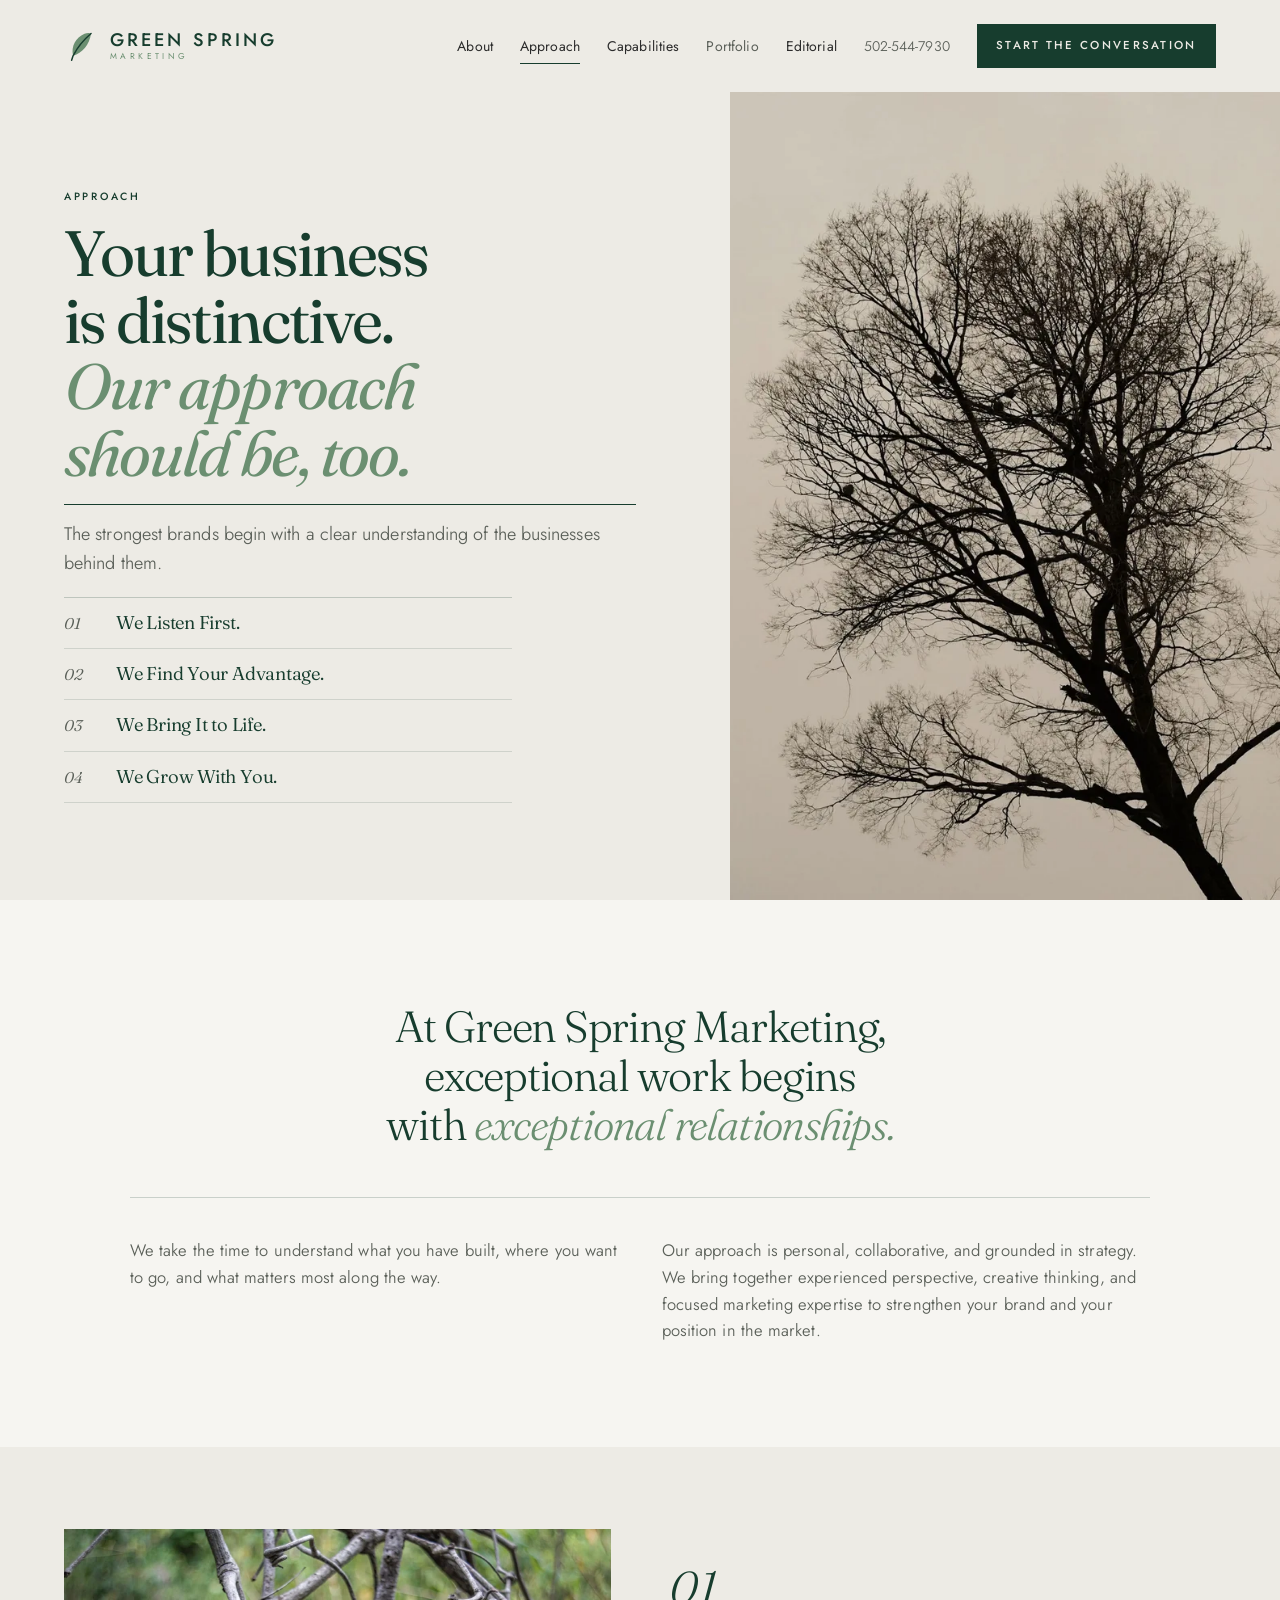
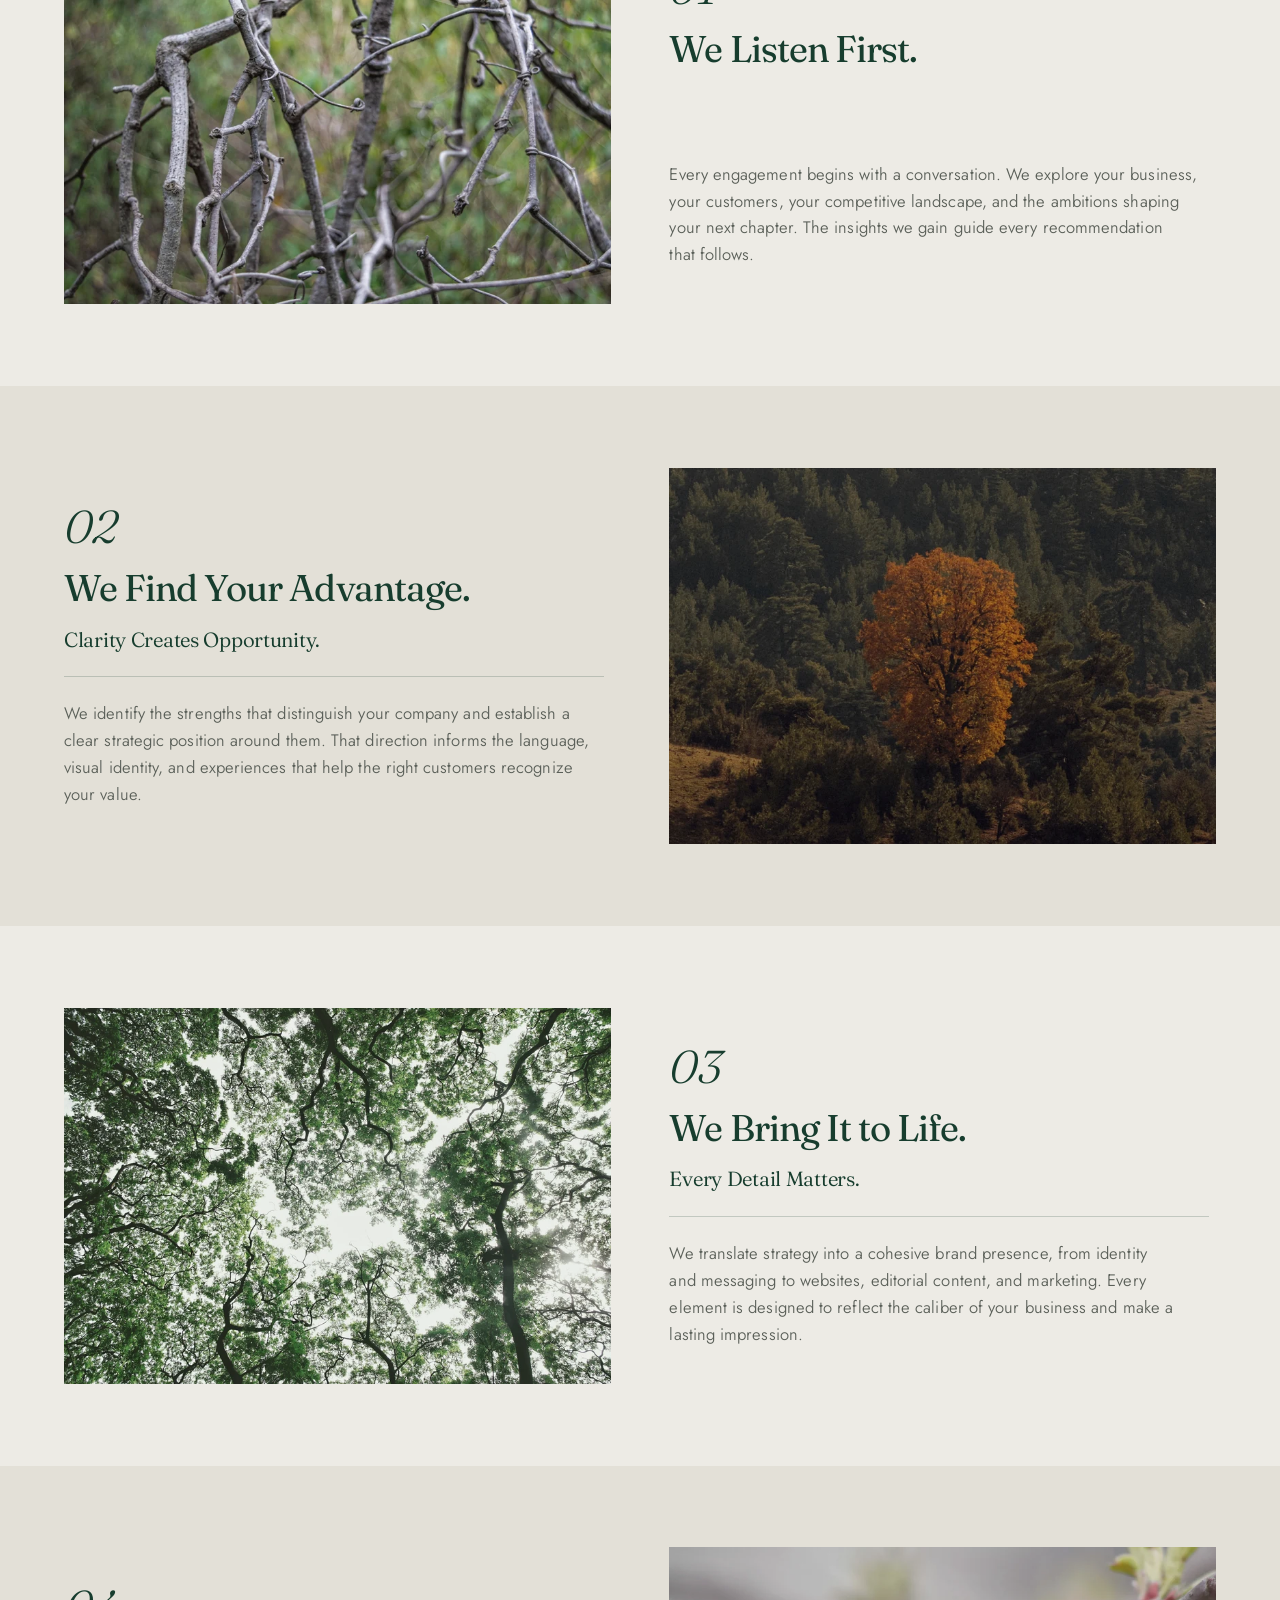
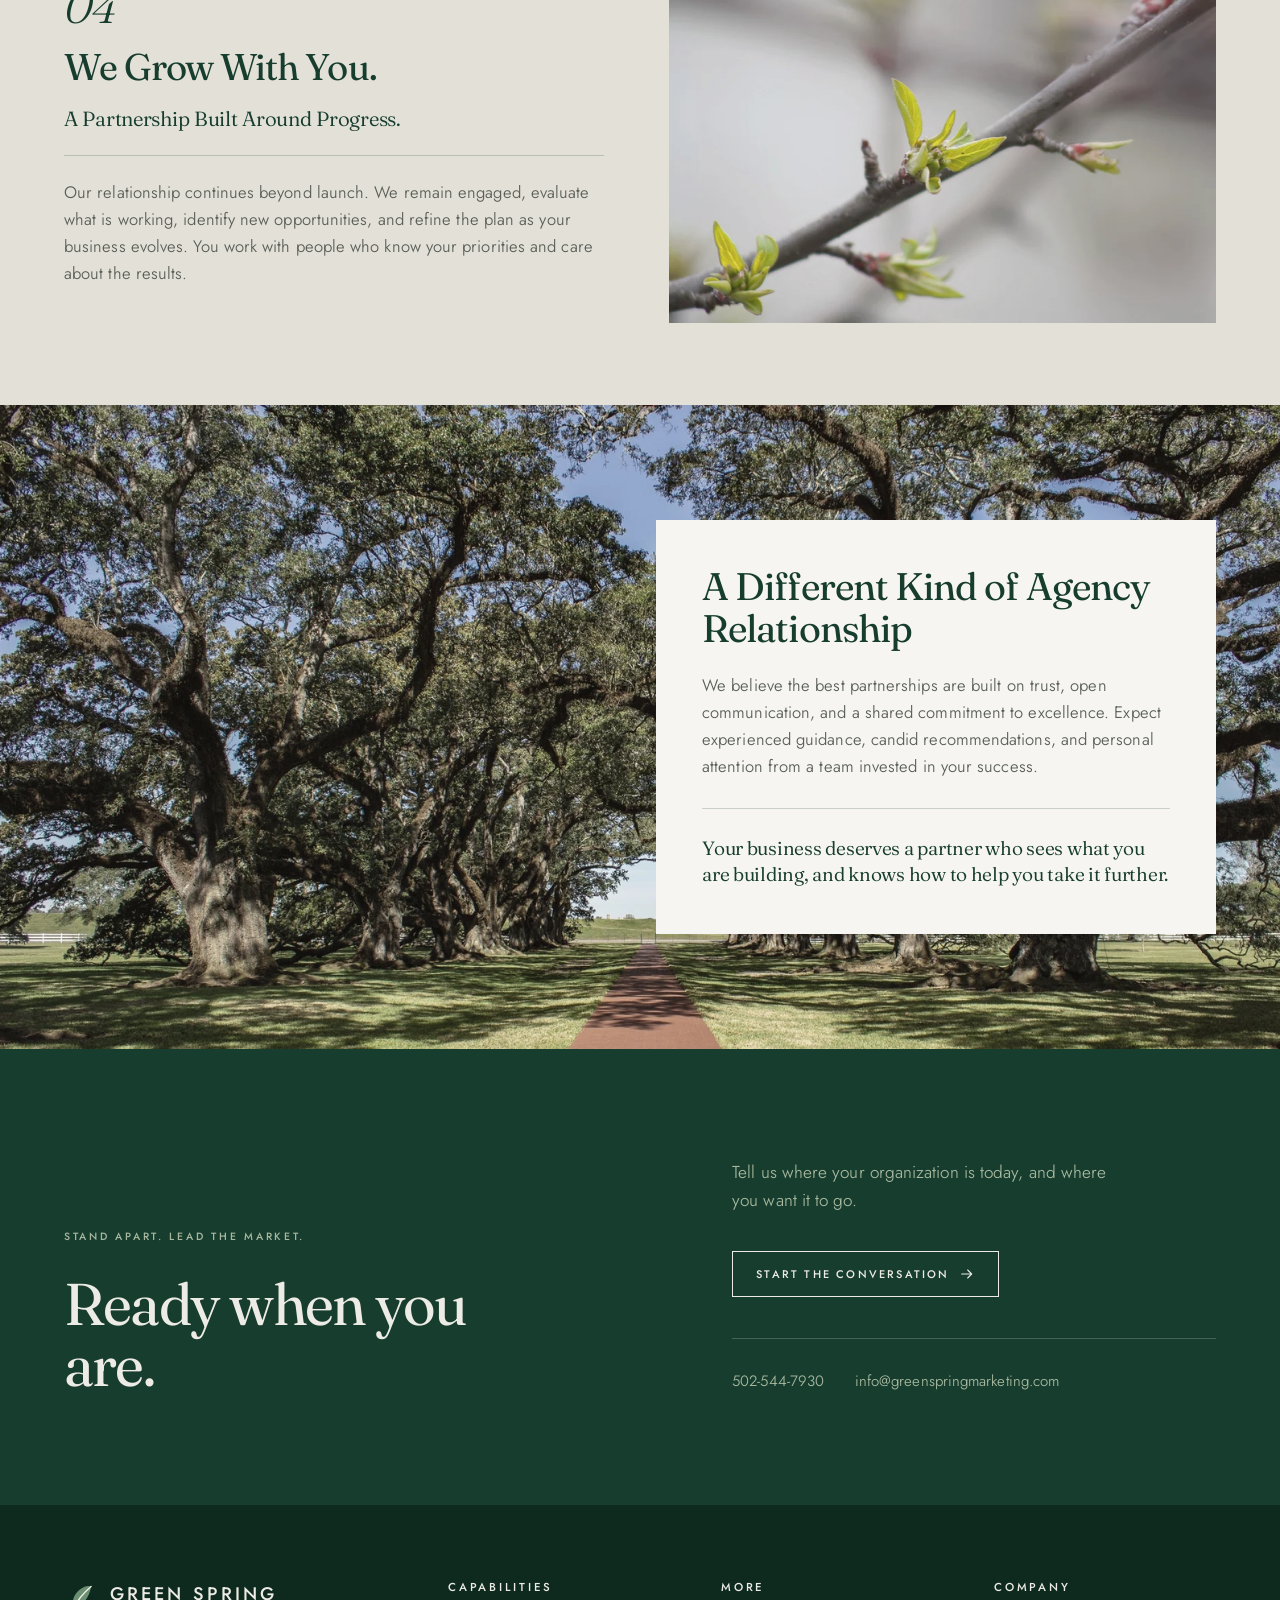
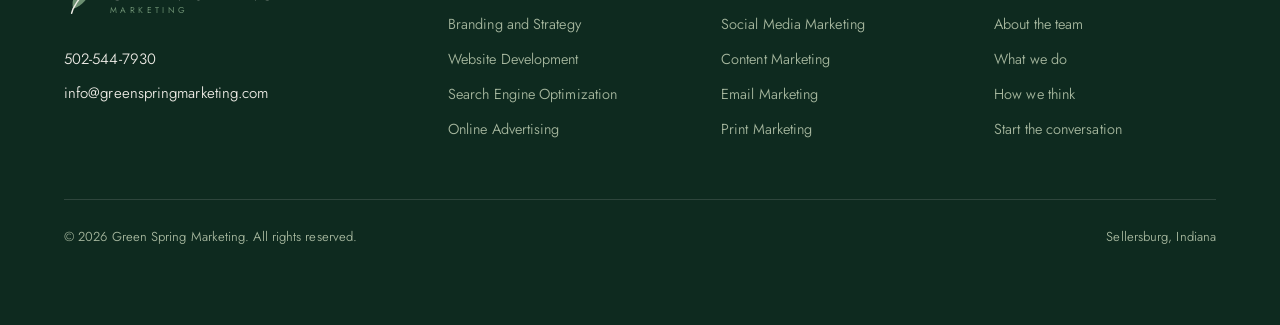
<file: approach.html>
<!doctype html>
<html lang="en">
<head>
<meta charset="utf-8">
<meta name="viewport" content="width=device-width,initial-scale=1">
<title>Our Approach | Boutique Brand Strategy | Green Spring Marketing</title>
<meta name="description" content="Discover Green Spring Marketing's personal approach to brand strategy, creative development and digital marketing, built around your business goals.">
<link rel="canonical" href="https://greenspringmarketing.com/approach/">
<link rel="icon" href="assets/img/favicon.svg?v=2" type="image/svg+xml">
<link rel="preconnect" href="https://fonts.googleapis.com">
<link rel="preconnect" href="https://fonts.gstatic.com" crossorigin>
<link href="https://fonts.googleapis.com/css2?family=Fraunces:ital,opsz,wght@0,9..144,300..600;1,9..144,300..500&amp;family=Jost:wght@300;400;500&amp;display=swap" rel="stylesheet">
<link rel="stylesheet" href="assets/css/site.css?v=33">
<link rel="stylesheet" href="assets/css/approach.css?v=11">
<noscript><style>
  .rv{opacity:1;transform:none}
  .mask>span{transform:none}
  .rule,.flow__rail{transform:scaleX(1)}
  .flow__node{transform:scale(1)}
  .hero__media::after{transform:scaleY(0)}
  .hero__media img,.cap__frame img,.ab-grow__media img{transform:none}
</style></noscript>
<script type="application/ld+json">
{
  "@context": "https://schema.org",
  "@graph": [
    {
      "@type": "Organization",
      "@id": "https://greenspringmarketing.com/#organization",
      "name": "Green Spring Marketing",
      "url": "https://greenspringmarketing.com/"
    },
    {
      "@type": "WebSite",
      "@id": "https://greenspringmarketing.com/#website",
      "url": "https://greenspringmarketing.com/",
      "name": "Green Spring Marketing",
      "publisher": { "@id": "https://greenspringmarketing.com/#organization" }
    },
    {
      "@type": "AboutPage",
      "@id": "https://greenspringmarketing.com/approach/#webpage",
      "url": "https://greenspringmarketing.com/approach/",
      "name": "Our Approach",
      "description": "Discover Green Spring Marketing's personal approach to brand strategy, creative development and digital marketing, built around your business goals.",
      "isPartOf": { "@id": "https://greenspringmarketing.com/#website" },
      "about": { "@id": "https://greenspringmarketing.com/#organization" },
      "inLanguage": "en-US"
    }
  ]
}
</script>
</head>
<body>

<svg width="0" height="0" style="position:absolute" aria-hidden="true" focusable="false"><defs>
<symbol id="i-arrow" viewBox="0 0 24 24"><path d="M4 12h15M13 6l6 6-6 6"/></symbol>
</defs></svg>

<div class="progress" id="progress"></div>

<header class="nav" id="nav">
  <div class="wrap nav__in">
    <a class="logo" href="index.html" aria-label="Green Spring Marketing, home">
      <svg class="logo__leaf" viewBox="0 0 24 26" fill="none" aria-hidden="true">
        <path d="M20.3 3.4C19 12 13.6 18.2 6.8 20.1 5.1 13.3 8.7 6.4 15.4 3.6c1.7-.7 3.5-.9 4.9-.2z" fill="#6B8F71"/>
        <path d="M20.3 3.4C14.6 8.2 10 13.9 6.8 20.1M6.8 20.1 5.7 23.4" stroke="#173D2E" stroke-width="1.1" stroke-linecap="round"/>
      </svg>
      <span class="logo__type">
        <span class="logo__name">GREEN SPRING</span>
        <span class="logo__sub">MARKETING</span>
      </span>
    </a>
    <nav class="nav__links" aria-label="Primary">
      <a class="nav__link" href="about.html">About</a>
      <a class="nav__link" href="approach.html">Approach</a>
      <a class="nav__link" href="capabilities.html">Capabilities</a>
      <a class="nav__link nav__link--soon" aria-disabled="true">Portfolio</a>
      <a class="nav__link" href="editorial.html">Editorial</a>
      <a class="nav__tel" href="tel:+15025447930">502-544-7930</a>
      <a class="btn btn--solid nav__cta" href="#contact">Start the conversation</a>
    </nav>
    <button class="nav__burger" id="burger" aria-label="Open menu" aria-expanded="false" aria-controls="menu">
      <span></span><span></span>
    </button>
  </div>
</header>

<nav class="menu" id="menu" aria-label="Mobile">
  <a href="about.html" style="--i:0">About</a>
  <a href="approach.html" style="--i:1">Approach</a>
  <a href="capabilities.html" style="--i:2">Capabilities</a>
  <a aria-disabled="true" style="--i:3">Portfolio</a>
  <a href="editorial.html" style="--i:4">Editorial</a>
  <a href="#contact" style="--i:5">Contact</a>
  <div class="menu__foot">
    <a href="tel:+15025447930">502-544-7930</a>
    <a href="mailto:info@greenspringmarketing.com">info@greenspringmarketing.com</a>
  </div>
</nav>

<main id="top">

<!-- ================================ hero ================================
     A vertical split: copy holds its own ground on the left, the photograph
     runs full bleed off the right edge. Deliberately unlike the other two
     heroes on the site, where the picture is either behind the copy (home)
     or in a band under it (about).
     ====================================================================== -->
<section class="ap-hero">
  <div class="ap-hero__copy">
    <div class="ap-hero__in">
      <p class="label ap-hero__eyebrow rv">Approach</p>
      <!-- the masked lines only slide in once an ancestor is given .in, which
           the observer does to .rv elements, so the rv here is load bearing -->
      <h1 class="display rv" style="--d:60ms">
        <span class="mask"><span>Your business</span></span>
        <span class="mask"><span>is distinctive.</span></span>
        <span class="mask"><span><em>Our approach</em></span></span>
        <span class="mask"><span><em>should be, too.</em></span></span>
      </h1>
      <div class="rule rv" style="--d:300ms"></div>
      <p class="lede rv" style="--d:380ms">The strongest brands begin with a clear understanding of the businesses behind them.</p>
      <ol class="ap-hero__index rv" style="--d:460ms">
        <li><a href="#stage-01"><i>01</i>We Listen First.</a></li>
        <li><a href="#stage-02"><i>02</i>We Find Your Advantage.</a></li>
        <li><a href="#stage-03"><i>03</i>We Bring It to Life.</a></li>
        <li><a href="#stage-04"><i>04</i>We Grow With You.</a></li>
      </ol>
    </div>
  </div>
  <div class="ap-hero__media">
    <picture>
      <source media="(max-width:760px)" srcset="assets/img/ap-hero-tall-800.webp 800w, assets/img/ap-hero-tall-1200.webp 1200w" sizes="100vw">
      <img src="assets/img/ap-hero-wide-1600.webp"
           srcset="assets/img/ap-hero-wide-1600.webp 1600w, assets/img/ap-hero-wide-2400.webp 2400w"
           sizes="(max-width:760px) 100vw, 52vw"
           width="2400" height="1500" fetchpriority="high"
           alt="Two bare trees in fog, their fine branches silhouetted against a pale sky.">
    </picture>
  </div>
</section>

<!-- ================================ intro ===============================
     A quiet band after a tall one. Narrow measure on the warm ground, set
     larger than body copy so the column genuinely wants the width it has.
     ====================================================================== -->
<section class="ap-intro">
  <div class="wrap ap-intro__in">
    <p class="ap-intro__stmt rv">At Green Spring Marketing, exceptional work begins with <em>exceptional relationships.</em></p>
    <div class="ap-intro__cols">
      <p class="rv" style="--d:120ms">We take the time to understand what you have built, where you want to go, and what matters most along the way.</p>
      <p class="rv" style="--d:200ms">Our approach is personal, collaborative, and grounded in strategy. We bring together experienced perspective, creative thinking, and focused marketing expertise to strengthen your brand and your position in the market.</p>
    </div>
  </div>
</section>

<!-- ================================ the four stages =====================
     Four full-width bands that alternate side to side, with the ground
     alternating under them as well, so four consecutive steps do not read
     as one repeating card. The numeral is the client's own copy.
     ====================================================================== -->
<section class="ap-steps" id="steps">
  <h2 class="vh">How we work</h2>

  <article class="step" id="stage-01">
    <div class="step__media rv">
      <img src="assets/img/ap-step1-800.webp"
           srcset="assets/img/ap-step1-800.webp 800w, assets/img/ap-step1-1600.webp 1600w"
           sizes="(max-width:860px) 100vw, 48vw"
           width="1600" height="1100" loading="lazy"
           alt="Grey branches and curling tendrils crossing over a soft green background.">
    </div>
    <div class="step__copy">
      <p class="step__n rv">01</p>
      <h3 class="display step__title rv" style="--d:80ms">We Listen First.</h3>
      <p class="step__lead rv" style="--d:150ms">Your Business. Your Vision. Your Goals.</p>
      <p class="rv" style="--d:220ms">Every engagement begins with a conversation. We explore your business, your customers, your competitive landscape, and the ambitions shaping your next chapter. The insights we gain guide every recommendation that follows.</p>
    </div>
  </article>

  <article class="step step--flip" id="stage-02">
    <div class="step__media rv">
      <img src="assets/img/ap-step2-800.webp"
           srcset="assets/img/ap-step2-800.webp 800w, assets/img/ap-step2-1600.webp 1600w"
           sizes="(max-width:860px) 100vw, 48vw"
           width="1600" height="1100" loading="lazy"
           alt="A single amber tree standing out among dark conifers on a misty hillside.">
    </div>
    <div class="step__copy">
      <p class="step__n rv">02</p>
      <h3 class="display step__title rv" style="--d:80ms">We Find Your Advantage.</h3>
      <p class="step__lead rv" style="--d:150ms">Clarity Creates Opportunity.</p>
      <p class="rv" style="--d:220ms">We identify the strengths that distinguish your company and establish a clear strategic position around them. That direction informs the language, visual identity, and experiences that help the right customers recognize your value.</p>
    </div>
  </article>

  <article class="step" id="stage-03">
    <div class="step__media rv">
      <img src="assets/img/ap-step3-800.webp"
           srcset="assets/img/ap-step3-800.webp 800w, assets/img/ap-step3-1600.webp 1600w"
           sizes="(max-width:860px) 100vw, 48vw"
           width="1600" height="1100" loading="lazy"
           alt="Looking up through a green leaf canopy with bright gaps of sky between the branches.">
    </div>
    <div class="step__copy">
      <p class="step__n rv">03</p>
      <h3 class="display step__title rv" style="--d:80ms">We Bring It to Life.</h3>
      <p class="step__lead rv" style="--d:150ms">Every Detail Matters.</p>
      <p class="rv" style="--d:220ms">We translate strategy into a cohesive brand presence, from identity and messaging to websites, editorial content, and marketing. Every element is designed to reflect the caliber of your business and make a lasting impression.</p>
    </div>
  </article>

  <article class="step step--flip" id="stage-04">
    <div class="step__media rv">
      <img src="assets/img/ap-step4-800.webp"
           srcset="assets/img/ap-step4-800.webp 800w, assets/img/ap-step4-1600.webp 1600w"
           sizes="(max-width:860px) 100vw, 48vw"
           width="1600" height="1100" loading="lazy"
           alt="Fresh yellow-green leaves and red-tipped buds opening along an older grey branch.">
    </div>
    <div class="step__copy">
      <p class="step__n rv">04</p>
      <h3 class="display step__title rv" style="--d:80ms">We Grow With You.</h3>
      <p class="step__lead rv" style="--d:150ms">A Partnership Built Around Progress.</p>
      <p class="rv" style="--d:220ms">Our relationship continues beyond launch. We remain engaged, evaluate what is working, identify new opportunities, and refine the plan as your business evolves. You work with people who know your priorities and care about the results.</p>
    </div>
  </article>
</section>

<!-- ================================ relationship ========================
     Full bleed photograph with the copy on its own solid plate rather than
     a scrim over the picture, which is how the rest of the site handles
     type over photography.
     ====================================================================== -->
<section class="ap-rel">
  <div class="ap-rel__media">
    <img src="assets/img/ap-rel-wide-1600.webp"
         srcset="assets/img/ap-rel-wide-1600.webp 1600w, assets/img/ap-rel-wide-2400.webp 2400w"
         sizes="100vw" width="2400" height="1200" loading="lazy"
         alt="Mossy live oak limbs meeting overhead with patches of sky between them.">
  </div>
  <div class="wrap ap-rel__in">
    <div class="ap-rel__plate rv">
      <h2 class="display h-md">A Different Kind of Agency Relationship</h2>
      <p>We believe the best partnerships are built on trust, open communication, and a shared commitment to excellence. Expect experienced guidance, candid recommendations, and personal attention from a team invested in your success.</p>
      <p class="ap-rel__callout">Your business deserves a partner who sees what you are building, and knows how to help you take it further.</p>
    </div>
  </div>
</section>

<!-- ================================ closing =============================
     Solid forest band, no photograph. The home page closes on a picture,
     so this one closes on colour and type instead.
     ====================================================================== -->
<section class="ap-cta" id="contact">
  <div class="wrap ap-cta__in">
    <div class="ap-cta__say">
      <p class="label ap-cta__kicker rv">Stand apart. Lead the market.</p>
      <h2 class="display h-lg rv" style="--d:100ms">Ready when you are.</h2>
    </div>
    <div class="ap-cta__act">
      <p class="lede rv" style="--d:180ms">Tell us where your organization is today, and where you want it to go.</p>
      <a class="btn btn--light ap-cta__btn rv" style="--d:260ms" href="mailto:info@greenspringmarketing.com">Start the conversation <svg class="arw" width="16" height="16" aria-hidden="true"><use href="#i-arrow"/></svg></a>
      <div class="ap-cta__meta rv" style="--d:320ms">
        <a href="tel:+15025447930">502-544-7930</a>
        <a href="mailto:info@greenspringmarketing.com">info@greenspringmarketing.com</a>
      </div>
    </div>
  </div>
</section>

</main>

<footer class="foot">
  <div class="wrap">
    <div class="foot__top">
      <div>
        <a class="logo" href="index.html" aria-label="Green Spring Marketing, home">
          <svg class="logo__leaf" viewBox="0 0 24 26" fill="none" aria-hidden="true">
            <path d="M20.3 3.4C19 12 13.6 18.2 6.8 20.1 5.1 13.3 8.7 6.4 15.4 3.6c1.7-.7 3.5-.9 4.9-.2z" fill="#6B8F71"/>
            <path d="M20.3 3.4C14.6 8.2 10 13.9 6.8 20.1M6.8 20.1 5.7 23.4" stroke="#EDEBE5" stroke-width="1.1" stroke-linecap="round"/>
          </svg>
          <span class="logo__type">
            <span class="logo__name">GREEN SPRING</span>
            <span class="logo__sub">MARKETING</span>
          </span>
        </a>
        <div class="foot__brand">
          <a href="tel:+15025447930">502-544-7930</a>
          <a href="mailto:info@greenspringmarketing.com">info@greenspringmarketing.com</a>
        </div>
      </div>
      <div>
        <h4>Capabilities</h4>
        <ul>
          <li><a href="index.html#capabilities">Branding and Strategy</a></li>
          <li><a href="index.html#capabilities">Website Development</a></li>
          <li><a href="index.html#capabilities">Search Engine Optimization</a></li>
          <li><a href="index.html#capabilities">Online Advertising</a></li>
        </ul>
      </div>
      <div>
        <h4>More</h4>
        <ul>
          <li><a href="index.html#capabilities">Social Media Marketing</a></li>
          <li><a href="index.html#capabilities">Content Marketing</a></li>
          <li><a href="index.html#capabilities">Email Marketing</a></li>
          <li><a href="index.html#capabilities">Print Marketing</a></li>
        </ul>
      </div>
      <div>
        <h4>Company</h4>
        <ul>
          <li><a href="about.html">About the team</a></li>
          <li><a href="index.html#capabilities">What we do</a></li>
          <li><a href="index.html#approach">How we think</a></li>
          <li><a href="index.html#contact">Start the conversation</a></li>
        </ul>
      </div>
    </div>
    <div class="foot__bot">
      <span>&copy; 2026 Green Spring Marketing. All rights reserved.</span>
      <span>Sellersburg, Indiana</span>
    </div>
  </div>
</footer>

<script src="assets/js/site.js?v=20" defer></script>
</body>
</html>
</file>
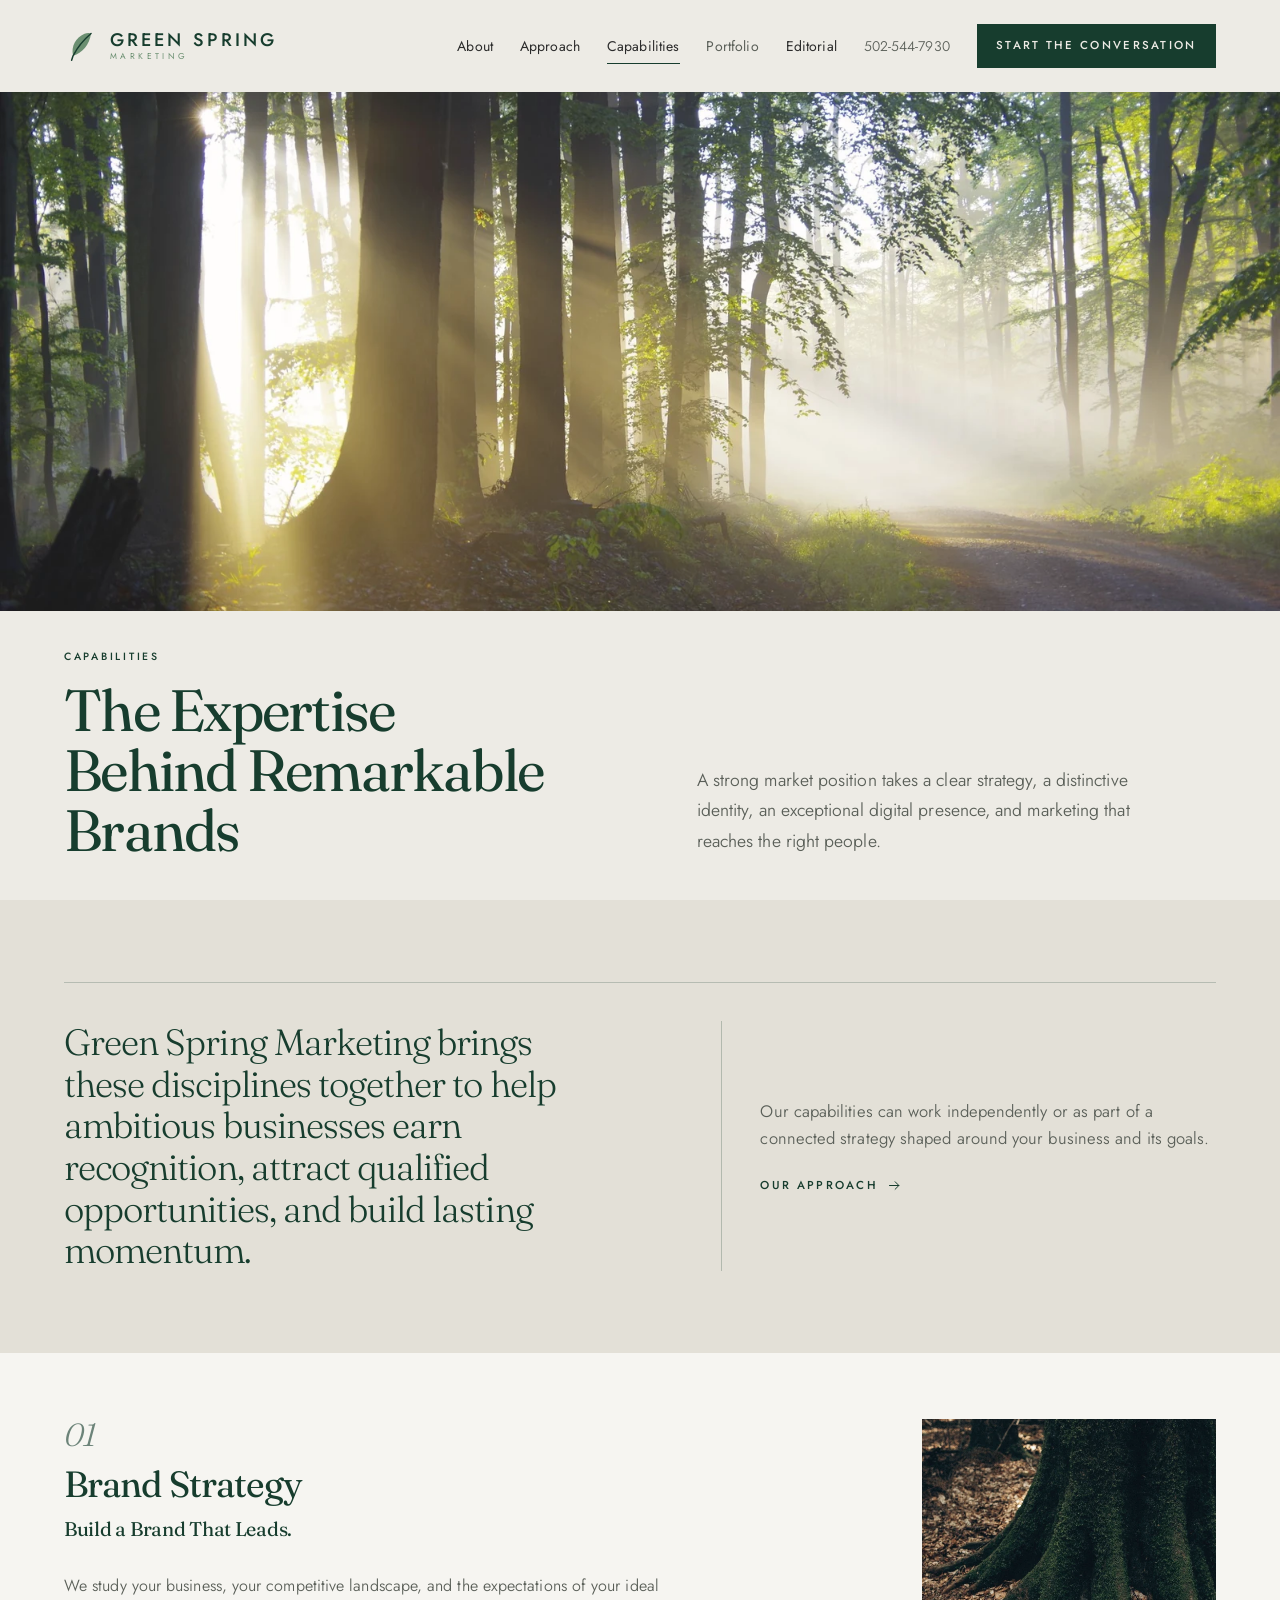
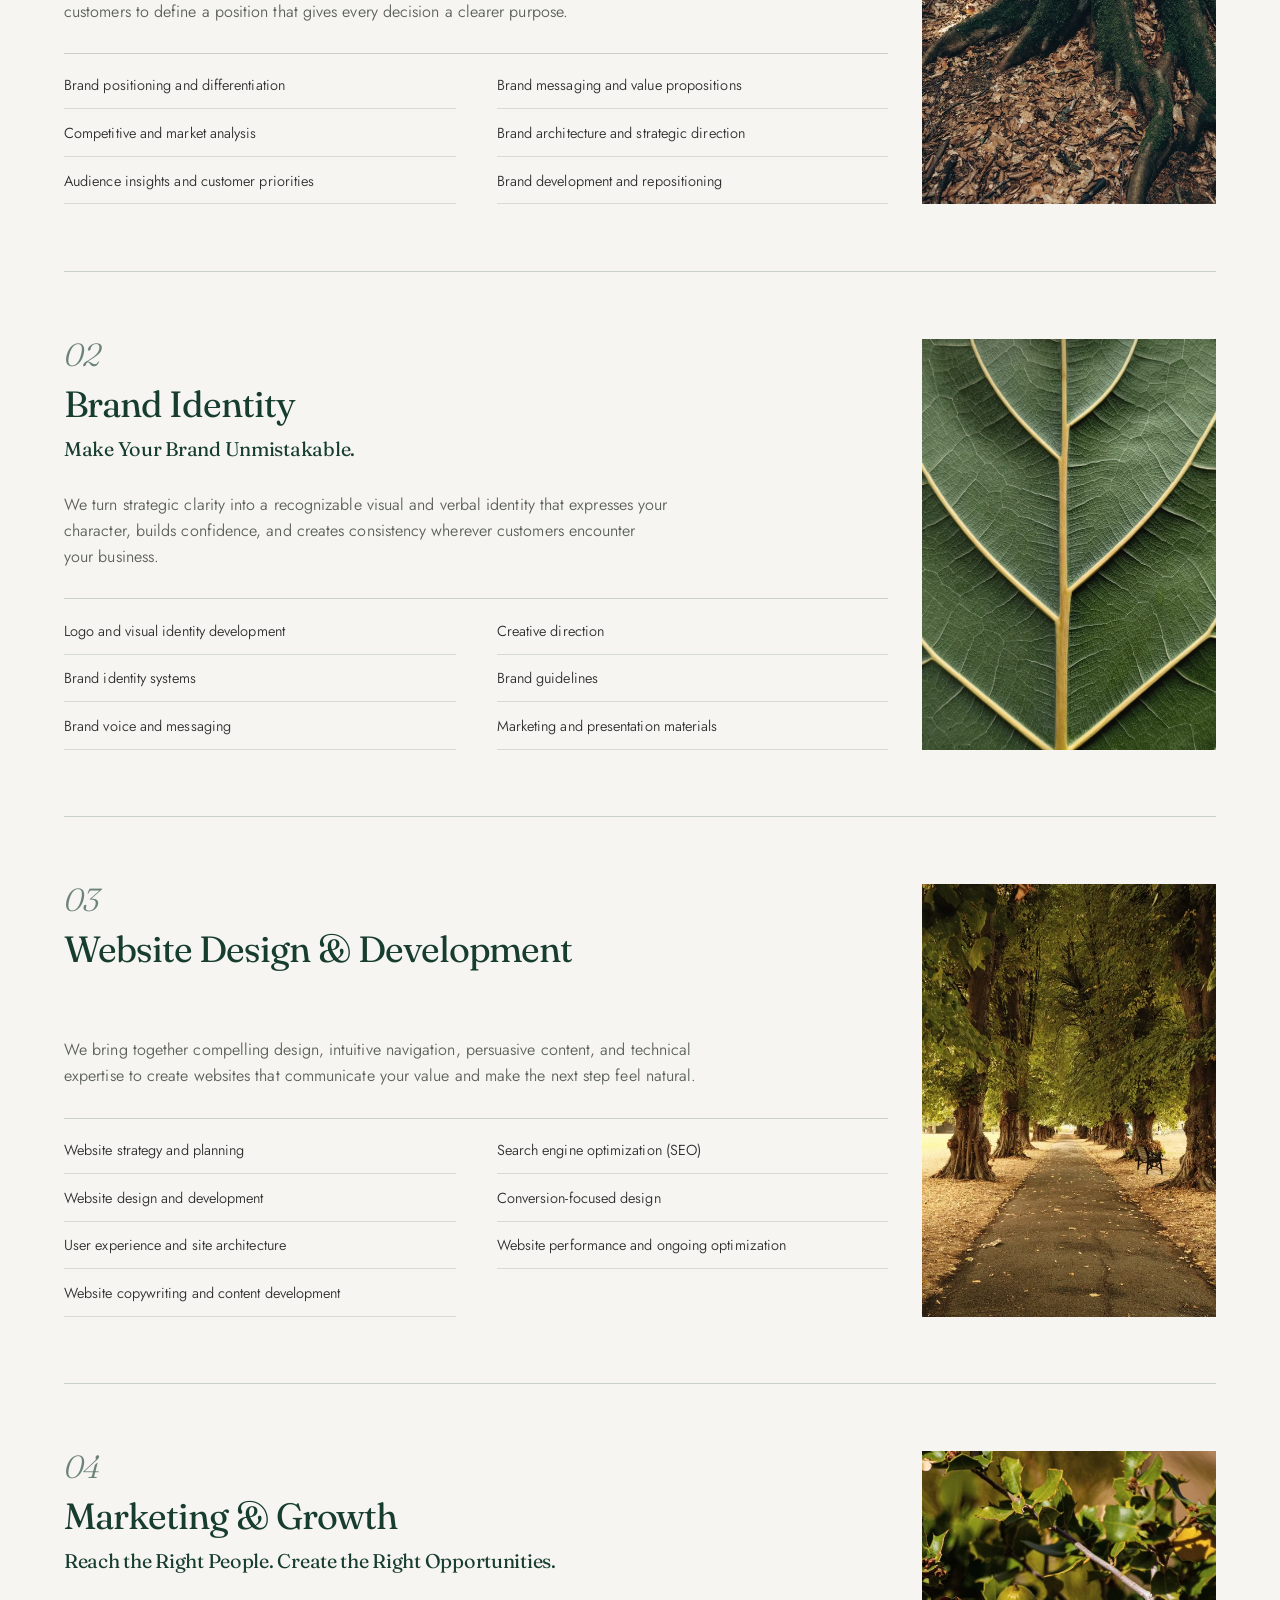
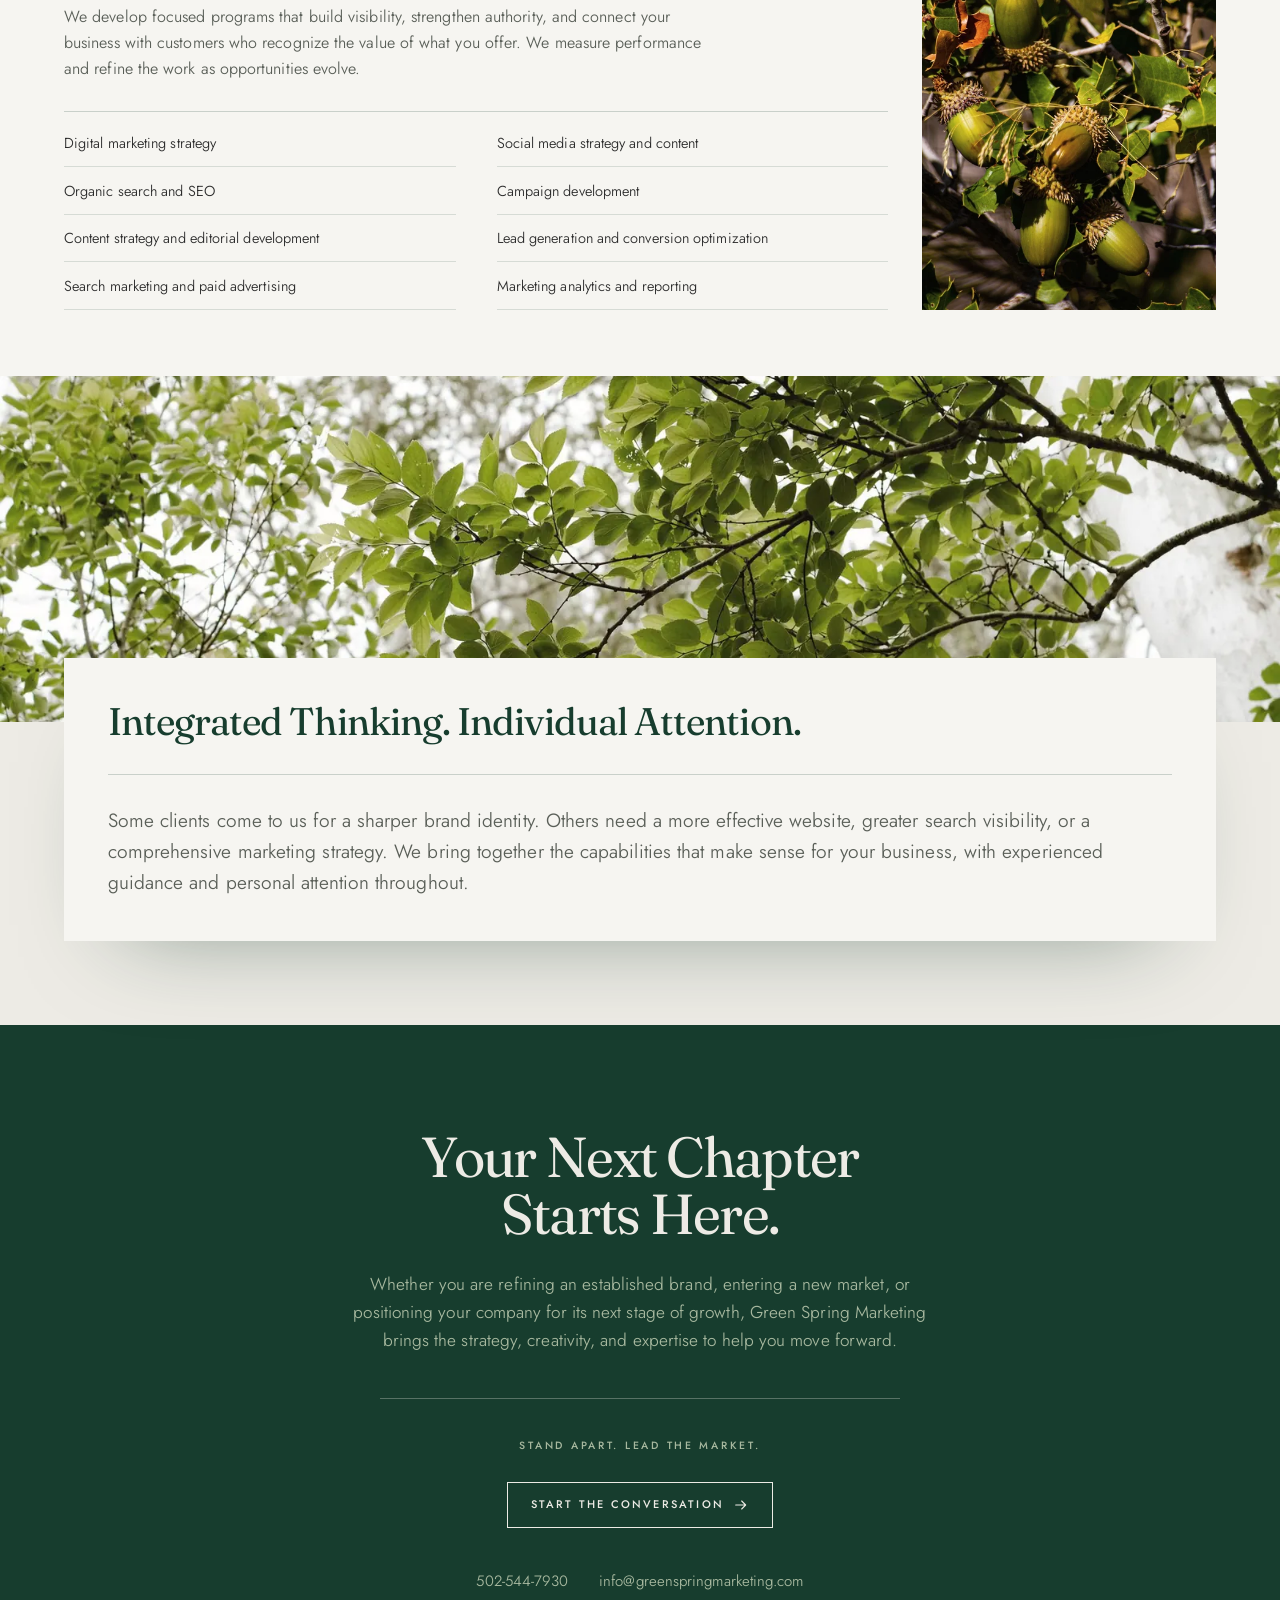
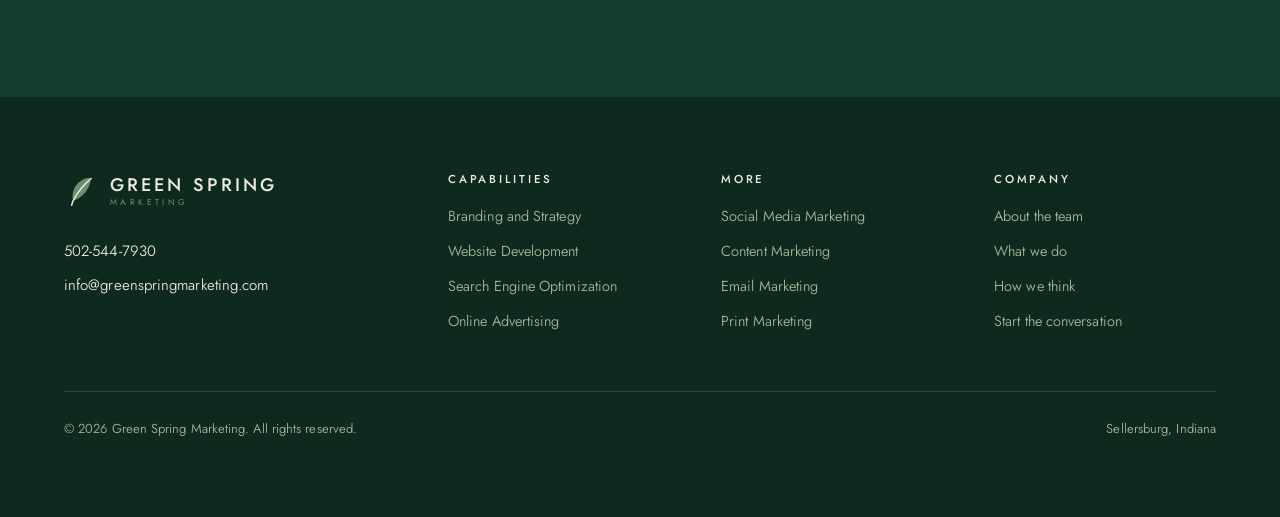
<file: capabilities.html>
<!doctype html>
<html lang="en">
<head>
<meta charset="utf-8">
<meta name="viewport" content="width=device-width,initial-scale=1">
<title>Brand Strategy &amp; Digital Marketing | Green Spring Marketing</title>
<meta name="description" content="Explore brand strategy, identity design, website development, SEO and digital marketing capabilities at Green Spring Marketing.">
<link rel="canonical" href="https://greenspringmarketing.com/capabilities/">
<link rel="icon" href="assets/img/favicon.svg?v=2" type="image/svg+xml">
<link rel="preconnect" href="https://fonts.googleapis.com">
<link rel="preconnect" href="https://fonts.gstatic.com" crossorigin>
<link href="https://fonts.googleapis.com/css2?family=Fraunces:ital,opsz,wght@0,9..144,300..600;1,9..144,300..500&amp;family=Jost:wght@300;400;500&amp;display=swap" rel="stylesheet">
<link rel="stylesheet" href="assets/css/site.css?v=33">
<link rel="stylesheet" href="assets/css/capabilities.css?v=2">
<noscript><style>
  .rv{opacity:1;transform:none}
  .mask>span{transform:none}
  .rule,.flow__rail{transform:scaleX(1)}
  .flow__node{transform:scale(1)}
  .hero__media::after{transform:scaleY(0)}
  .hero__media img,.cap__frame img,.ab-grow__media img{transform:none}
</style></noscript>
<script type="application/ld+json">
{
  "@context": "https://schema.org",
  "@graph": [
    {
      "@type": "Organization",
      "@id": "https://greenspringmarketing.com/#organization",
      "name": "Green Spring Marketing",
      "url": "https://greenspringmarketing.com/"
    },
    {
      "@type": "WebSite",
      "@id": "https://greenspringmarketing.com/#website",
      "url": "https://greenspringmarketing.com/",
      "name": "Green Spring Marketing",
      "publisher": { "@id": "https://greenspringmarketing.com/#organization" }
    },
    {
      "@type": "CollectionPage",
      "@id": "https://greenspringmarketing.com/capabilities/#webpage",
      "url": "https://greenspringmarketing.com/capabilities/",
      "name": "Brand Strategy & Digital Marketing",
      "description": "Explore brand strategy, identity design, website development, SEO and digital marketing capabilities at Green Spring Marketing.",
      "isPartOf": { "@id": "https://greenspringmarketing.com/#website" },
      "about": { "@id": "https://greenspringmarketing.com/#organization" },
      "inLanguage": "en-US",
      "mainEntity": { "@id": "https://greenspringmarketing.com/capabilities/#capability-list" }
    },
    {
      "@type": "ItemList",
      "@id": "https://greenspringmarketing.com/capabilities/#capability-list",
      "name": "Green Spring Marketing capabilities",
      "itemListElement": [
        { "@type": "ListItem", "position": 1, "name": "Brand Strategy" },
        { "@type": "ListItem", "position": 2, "name": "Brand Identity" },
        { "@type": "ListItem", "position": 3, "name": "Website Design & Development" },
        { "@type": "ListItem", "position": 4, "name": "Marketing & Growth" }
      ]
    }
  ]
}
</script>
</head>
<body>

<svg width="0" height="0" style="position:absolute" aria-hidden="true" focusable="false"><defs>
<symbol id="i-arrow" viewBox="0 0 24 24"><path d="M4 12h15M13 6l6 6-6 6"/></symbol>
</defs></svg>

<div class="progress" id="progress"></div>

<header class="nav" id="nav">
  <div class="wrap nav__in">
    <a class="logo" href="index.html" aria-label="Green Spring Marketing, home">
      <svg class="logo__leaf" viewBox="0 0 24 26" fill="none" aria-hidden="true">
        <path d="M20.3 3.4C19 12 13.6 18.2 6.8 20.1 5.1 13.3 8.7 6.4 15.4 3.6c1.7-.7 3.5-.9 4.9-.2z" fill="#6B8F71"/>
        <path d="M20.3 3.4C14.6 8.2 10 13.9 6.8 20.1M6.8 20.1 5.7 23.4" stroke="#173D2E" stroke-width="1.1" stroke-linecap="round"/>
      </svg>
      <span class="logo__type">
        <span class="logo__name">GREEN SPRING</span>
        <span class="logo__sub">MARKETING</span>
      </span>
    </a>
    <nav class="nav__links" aria-label="Primary">
      <a class="nav__link" href="about.html">About</a>
      <a class="nav__link" href="approach.html">Approach</a>
      <a class="nav__link" href="capabilities.html">Capabilities</a>
      <a class="nav__link nav__link--soon" aria-disabled="true">Portfolio</a>
      <a class="nav__link" href="editorial.html">Editorial</a>
      <a class="nav__tel" href="tel:+15025447930">502-544-7930</a>
      <a class="btn btn--solid nav__cta" href="#contact">Start the conversation</a>
    </nav>
    <button class="nav__burger" id="burger" aria-label="Open menu" aria-expanded="false" aria-controls="menu">
      <span></span><span></span>
    </button>
  </div>
</header>

<nav class="menu" id="menu" aria-label="Mobile">
  <a href="about.html" style="--i:0">About</a>
  <a href="approach.html" style="--i:1">Approach</a>
  <a href="capabilities.html" style="--i:2">Capabilities</a>
  <a aria-disabled="true" style="--i:3">Portfolio</a>
  <a href="editorial.html" style="--i:4">Editorial</a>
  <a href="#contact" style="--i:5">Contact</a>
  <div class="menu__foot">
    <a href="tel:+15025447930">502-544-7930</a>
    <a href="mailto:info@greenspringmarketing.com">info@greenspringmarketing.com</a>
  </div>
</nav>

<main id="top">

<!-- ================================ hero ================================
     The photograph takes the top of the screen and the copy sits on a full
     width ivory plinth at the foot. Not the home hero (a plate floated on a
     full bleed picture), not the about hero (copy first, band at the foot),
     not the approach hero (the screen split vertically).
     ====================================================================== -->
<section class="cp-hero">
  <div class="cp-hero__media">
    <picture>
      <source media="(max-width:760px)" srcset="assets/img/cp-hero-tall-800.webp 800w, assets/img/cp-hero-tall-1200.webp 1200w" sizes="100vw">
      <img src="assets/img/cp-hero-wide-1600.webp"
           srcset="assets/img/cp-hero-wide-1600.webp 1600w, assets/img/cp-hero-wide-2400.webp 2400w"
           sizes="100vw" width="2400" height="1350" fetchpriority="high"
           alt="Sunlight breaking through mist in a wood of tall straight trunks, with a bare track curving away on the right.">
    </picture>
  </div>
  <div class="cp-hero__base">
    <div class="wrap cp-hero__in">
      <div>
        <p class="label cp-hero__eyebrow rv">Capabilities</p>
        <!-- the masked lines only slide in once an ancestor is given .in, which
             the observer does to .rv elements, so the rv here is load bearing -->
        <h1 class="display rv" style="--d:60ms">
          <span class="mask"><span>The Expertise</span></span>
          <span class="mask"><span>Behind Remarkable</span></span>
          <span class="mask"><span>Brands</span></span>
        </h1>
      </div>
      <p class="cp-hero__lede">A strong market position takes a clear strategy, a distinctive identity, an exceptional digital presence, and marketing that reaches the right people.</p>
    </div>
  </div>
</section>

<!-- =============================== opening ==============================
     Two columns held together by a standing hairline. The statement carries
     the weight on the left, the qualifier and the link to the approach page
     sit on the right. Warm ground between two lighter ones.
     ====================================================================== -->
<section class="cp-open">
  <div class="wrap cp-open__in">
    <div class="rule"></div>
    <div class="cp-open__grid">
      <p class="cp-open__stmt rv">Green Spring Marketing brings these disciplines together to help ambitious businesses earn recognition, attract qualified opportunities, and build lasting momentum.</p>
      <div class="cp-open__aside rv" style="--d:140ms">
        <p>Our capabilities can work independently or as part of a connected strategy shaped around your business and its goals.</p>
        <a class="cp-open__link" href="approach.html">our approach <svg width="15" height="15" aria-hidden="true"><use href="#i-arrow"/></svg></a>
      </div>
    </div>
  </div>
</section>

<!-- ========================= the four disciplines ========================
     One continuous ledger on a single ground, ruled between the modules. Each
     module is a head over a two column list with the portrait photograph held
     in a rail on the right, as tall as the copy beside it. The numerals are
     the client's own, hung quietly in the margin.
     ====================================================================== -->
<section class="cp-mods" id="disciplines">
  <div class="wrap">

    <article class="cp-mod" id="brand-strategy">
      <p class="cp-mod__n rv">01</p>
      <div class="cp-mod__head">
        <h2 class="display cp-mod__title rv">Brand Strategy</h2>
        <h3 class="cp-mod__stmt rv" style="--d:90ms">Build a Brand That Leads.</h3>
      </div>
      <div class="cp-mod__body">
        <p class="cp-mod__intro rv" style="--d:150ms">We study your business, your competitive landscape, and the expectations of your ideal customers to define a position that gives every decision a clearer purpose.</p>
        <ul class="cp-mod__list rv" style="--d:210ms">
          <li>Brand positioning and differentiation</li>
          <li>Competitive and market analysis</li>
          <li>Audience insights and customer priorities</li>
          <li>Brand messaging and value propositions</li>
          <li>Brand architecture and strategic direction</li>
          <li>Brand development and repositioning</li>
        </ul>
      </div>
      <div class="cp-mod__media rv" style="--d:120ms">
        <img src="assets/img/cp-01-600.webp"
             srcset="assets/img/cp-01-600.webp 600w, assets/img/cp-01-900.webp 900w"
             sizes="(max-width:860px) 100vw, 23vw"
             width="900" height="1125" loading="lazy"
             alt="Mossy roots flaring from the base of a tree trunk and spreading into a floor of dry brown leaves.">
      </div>
    </article>

    <article class="cp-mod" id="brand-identity">
      <p class="cp-mod__n rv">02</p>
      <div class="cp-mod__head">
        <h2 class="display cp-mod__title rv">Brand Identity</h2>
        <h3 class="cp-mod__stmt rv" style="--d:90ms">Make Your Brand Unmistakable.</h3>
      </div>
      <div class="cp-mod__body">
        <p class="cp-mod__intro rv" style="--d:150ms">We turn strategic clarity into a recognizable visual and verbal identity that expresses your character, builds confidence, and creates consistency wherever customers encounter your business.</p>
        <ul class="cp-mod__list rv" style="--d:210ms">
          <li>Logo and visual identity development</li>
          <li>Brand identity systems</li>
          <li>Brand voice and messaging</li>
          <li>Creative direction</li>
          <li>Brand guidelines</li>
          <li>Marketing and presentation materials</li>
        </ul>
      </div>
      <div class="cp-mod__media rv" style="--d:120ms">
        <img src="assets/img/cp-02-600.webp"
             srcset="assets/img/cp-02-600.webp 600w, assets/img/cp-02-900.webp 900w"
             sizes="(max-width:860px) 100vw, 23vw"
             width="900" height="1125" loading="lazy"
             alt="A leaf filling the frame, its pale yellow midrib and side veins branching across dark green.">
      </div>
    </article>

    <article class="cp-mod" id="website-design">
      <p class="cp-mod__n rv">03</p>
      <div class="cp-mod__head">
        <h2 class="display cp-mod__title rv">Website Design &amp; Development</h2>
        <h3 class="cp-mod__stmt rv" style="--d:90ms">Create a Digital Presence Worth Experiencing.</h3>
      </div>
      <div class="cp-mod__body">
        <p class="cp-mod__intro rv" style="--d:150ms">We bring together compelling design, intuitive navigation, persuasive content, and technical expertise to create websites that communicate your value and make the next step feel natural.</p>
        <ul class="cp-mod__list rv" style="--d:210ms">
          <li>Website strategy and planning</li>
          <li>Website design and development</li>
          <li>User experience and site architecture</li>
          <li>Website copywriting and content development</li>
          <li>Search engine optimization (SEO)</li>
          <li>Conversion-focused design</li>
          <li>Website performance and ongoing optimization</li>
        </ul>
      </div>
      <div class="cp-mod__media rv" style="--d:120ms">
        <img src="assets/img/cp-03-600.webp"
             srcset="assets/img/cp-03-600.webp 600w, assets/img/cp-03-900.webp 900w"
             sizes="(max-width:860px) 100vw, 23vw"
             width="900" height="1125" loading="lazy"
             alt="An avenue of old trees either side of a tarmac path, with a bench set back on the right.">
      </div>
    </article>

    <article class="cp-mod" id="marketing-growth">
      <p class="cp-mod__n rv">04</p>
      <div class="cp-mod__head">
        <h2 class="display cp-mod__title rv">Marketing &amp; Growth</h2>
        <h3 class="cp-mod__stmt rv" style="--d:90ms">Reach the Right People. Create the Right Opportunities.</h3>
      </div>
      <div class="cp-mod__body">
        <p class="cp-mod__intro rv" style="--d:150ms">We develop focused programs that build visibility, strengthen authority, and connect your business with customers who recognize the value of what you offer. We measure performance and refine the work as opportunities evolve.</p>
        <ul class="cp-mod__list rv" style="--d:210ms">
          <li>Digital marketing strategy</li>
          <li>Organic search and SEO</li>
          <li>Content strategy and editorial development</li>
          <li>Search marketing and paid advertising</li>
          <li>Social media strategy and content</li>
          <li>Campaign development</li>
          <li>Lead generation and conversion optimization</li>
          <li>Marketing analytics and reporting</li>
        </ul>
      </div>
      <div class="cp-mod__media rv" style="--d:120ms">
        <img src="assets/img/cp-04-600.webp"
             srcset="assets/img/cp-04-600.webp 600w, assets/img/cp-04-900.webp 900w"
             sizes="(max-width:860px) 100vw, 23vw"
             width="900" height="1125" loading="lazy"
             alt="Green acorns in bristly cups on an oak branch, among spiny dark leaves in strong sun.">
      </div>
    </article>

  </div>
</section>

<!-- ========================= integrated thinking =========================
     The canopy runs full bleed and the plate overlaps it from below, so the
     type never sits on the photograph and the picture is never dulled to
     carry it. The approach page keeps its plate inside the picture.
     ====================================================================== -->
<section class="cp-int">
  <div class="cp-int__media">
    <img src="assets/img/cp-int-wide-1600.webp"
         srcset="assets/img/cp-int-wide-1600.webp 1600w, assets/img/cp-int-wide-2400.webp 2400w"
         sizes="100vw" width="2400" height="1000" loading="lazy"
         alt="Thin branches of a tree in new leaf, crossing over one another against a pale bright sky.">
  </div>
  <div class="wrap">
    <div class="cp-int__plate rv">
      <h2 class="display h-md">Integrated Thinking. Individual Attention.</h2>
      <p>Some clients come to us for a sharper brand identity. Others need a more effective website, greater search visibility, or a comprehensive marketing strategy. We bring together the capabilities that make sense for your business, with experienced guidance and personal attention throughout.</p>
    </div>
  </div>
</section>

<!-- =============================== closing ==============================
     The same forest ground and light button the site closes on, set on a
     centred axis rather than the approach page's two column split.
     ====================================================================== -->
<section class="cp-next" id="contact">
  <div class="wrap cp-next__in">
    <h2 class="display cp-next__h rv">Your Next Chapter Starts Here.</h2>
    <p class="lede cp-next__lede rv" style="--d:110ms">Whether you are refining an established brand, entering a new market, or positioning your company for its next stage of growth, Green Spring Marketing brings the strategy, creativity, and expertise to help you move forward.</p>
    <div class="rule cp-next__rule"></div>
    <p class="label cp-next__kicker rv" style="--d:200ms">Stand apart. Lead the market.</p>
    <a class="btn btn--light cp-next__btn rv" style="--d:260ms" href="mailto:info@greenspringmarketing.com">Start the conversation <svg class="arw" width="16" height="16" aria-hidden="true"><use href="#i-arrow"/></svg></a>
    <div class="cp-next__meta rv" style="--d:320ms">
      <a href="tel:+15025447930">502-544-7930</a>
      <a href="mailto:info@greenspringmarketing.com">info@greenspringmarketing.com</a>
    </div>
  </div>
</section>

</main>

<footer class="foot">
  <div class="wrap">
    <div class="foot__top">
      <div>
        <a class="logo" href="index.html" aria-label="Green Spring Marketing, home">
          <svg class="logo__leaf" viewBox="0 0 24 26" fill="none" aria-hidden="true">
            <path d="M20.3 3.4C19 12 13.6 18.2 6.8 20.1 5.1 13.3 8.7 6.4 15.4 3.6c1.7-.7 3.5-.9 4.9-.2z" fill="#6B8F71"/>
            <path d="M20.3 3.4C14.6 8.2 10 13.9 6.8 20.1M6.8 20.1 5.7 23.4" stroke="#EDEBE5" stroke-width="1.1" stroke-linecap="round"/>
          </svg>
          <span class="logo__type">
            <span class="logo__name">GREEN SPRING</span>
            <span class="logo__sub">MARKETING</span>
          </span>
        </a>
        <div class="foot__brand">
          <a href="tel:+15025447930">502-544-7930</a>
          <a href="mailto:info@greenspringmarketing.com">info@greenspringmarketing.com</a>
        </div>
      </div>
      <div>
        <h4>Capabilities</h4>
        <ul>
          <li><a href="index.html#capabilities">Branding and Strategy</a></li>
          <li><a href="index.html#capabilities">Website Development</a></li>
          <li><a href="index.html#capabilities">Search Engine Optimization</a></li>
          <li><a href="index.html#capabilities">Online Advertising</a></li>
        </ul>
      </div>
      <div>
        <h4>More</h4>
        <ul>
          <li><a href="index.html#capabilities">Social Media Marketing</a></li>
          <li><a href="index.html#capabilities">Content Marketing</a></li>
          <li><a href="index.html#capabilities">Email Marketing</a></li>
          <li><a href="index.html#capabilities">Print Marketing</a></li>
        </ul>
      </div>
      <div>
        <h4>Company</h4>
        <ul>
          <li><a href="about.html">About the team</a></li>
          <li><a href="index.html#capabilities">What we do</a></li>
          <li><a href="index.html#approach">How we think</a></li>
          <li><a href="index.html#contact">Start the conversation</a></li>
        </ul>
      </div>
    </div>
    <div class="foot__bot">
      <span>&copy; 2026 Green Spring Marketing. All rights reserved.</span>
      <span>Sellersburg, Indiana</span>
    </div>
  </div>
</footer>

<script src="assets/js/site.js?v=20" defer></script>
</body>
</html>
</file>
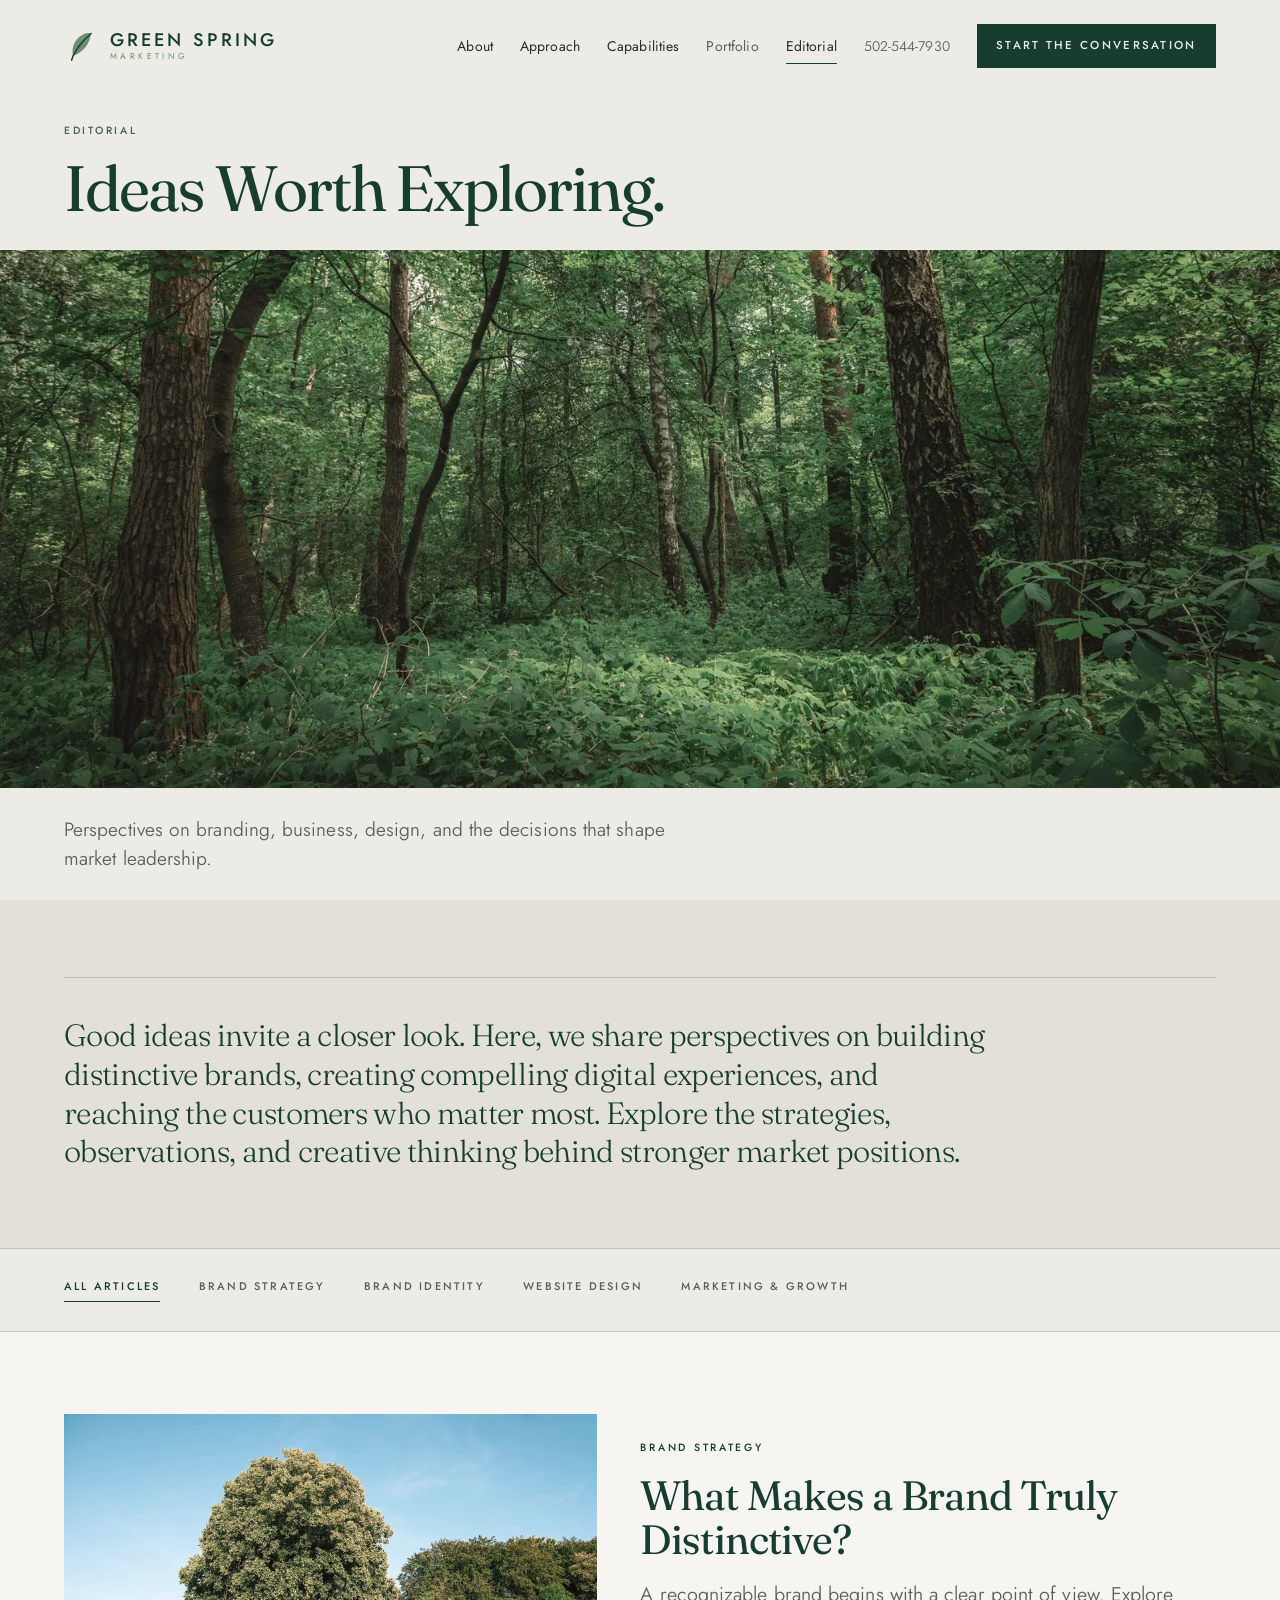
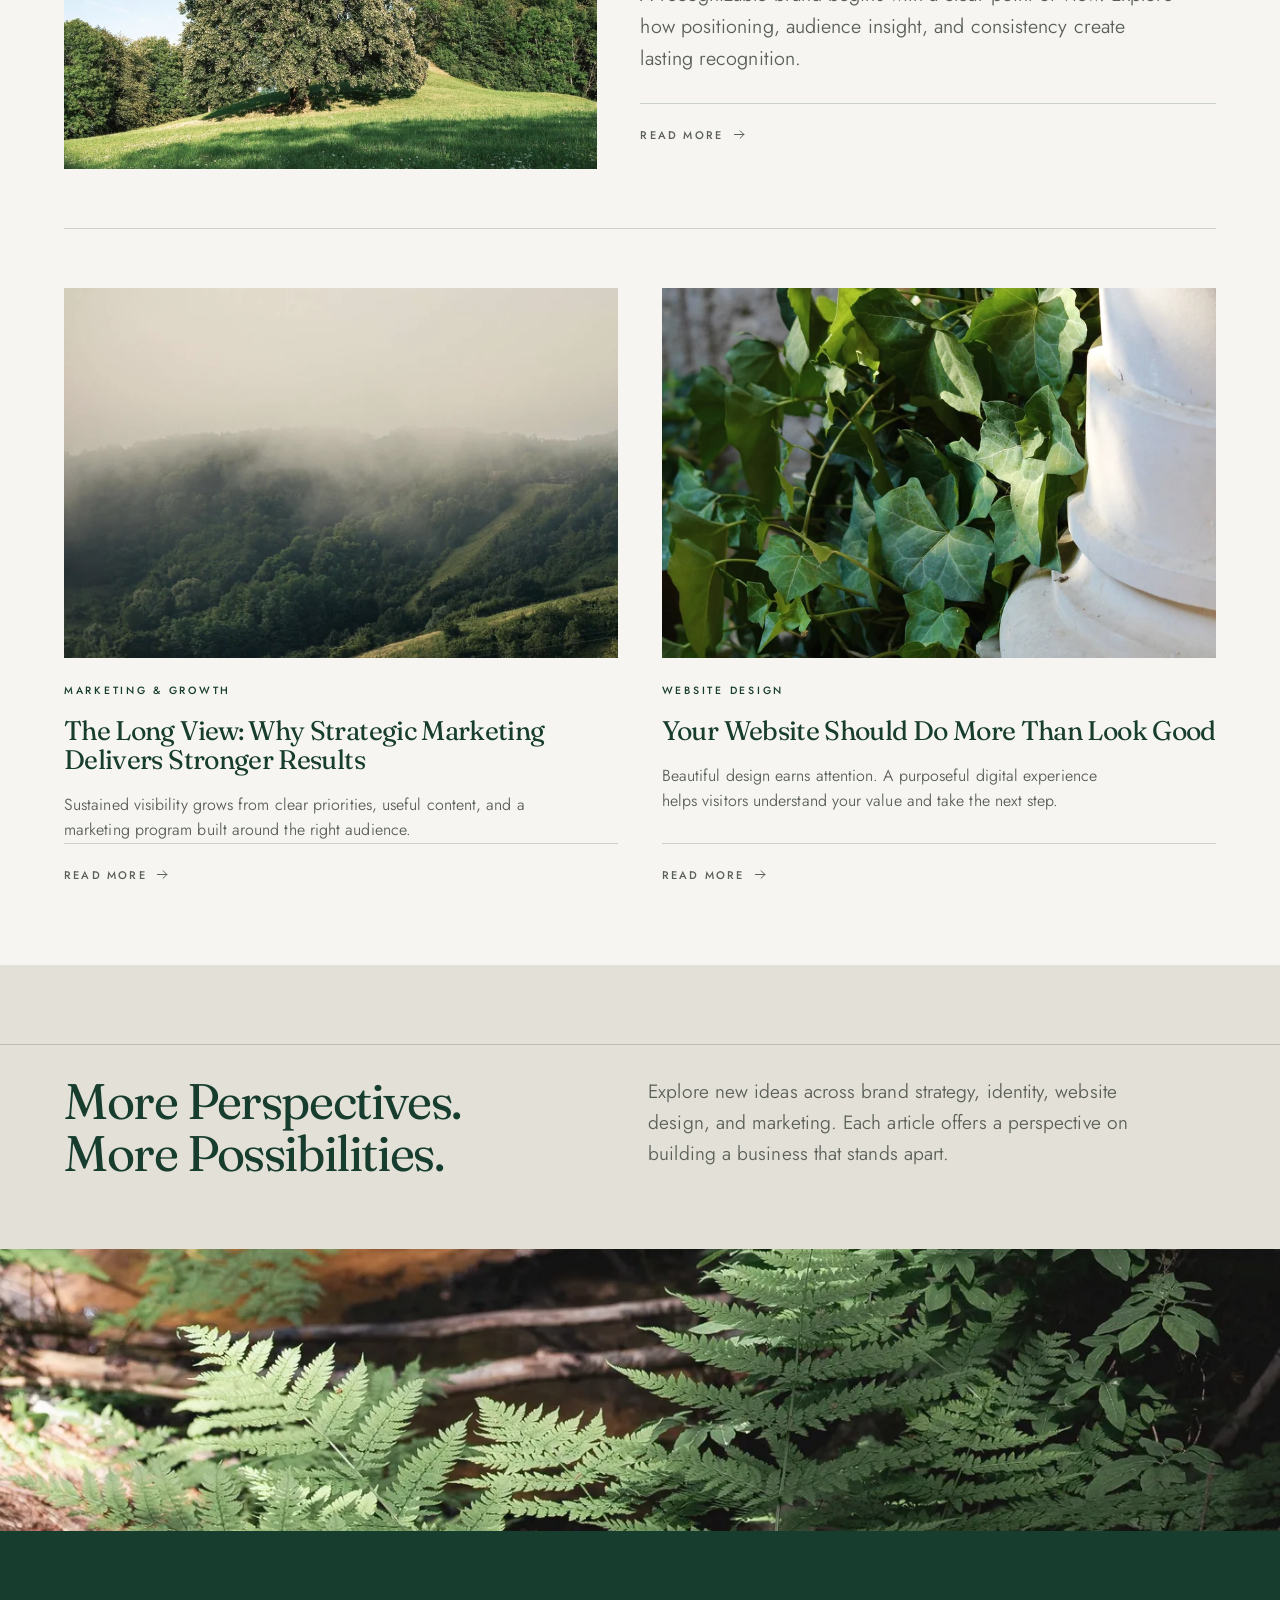
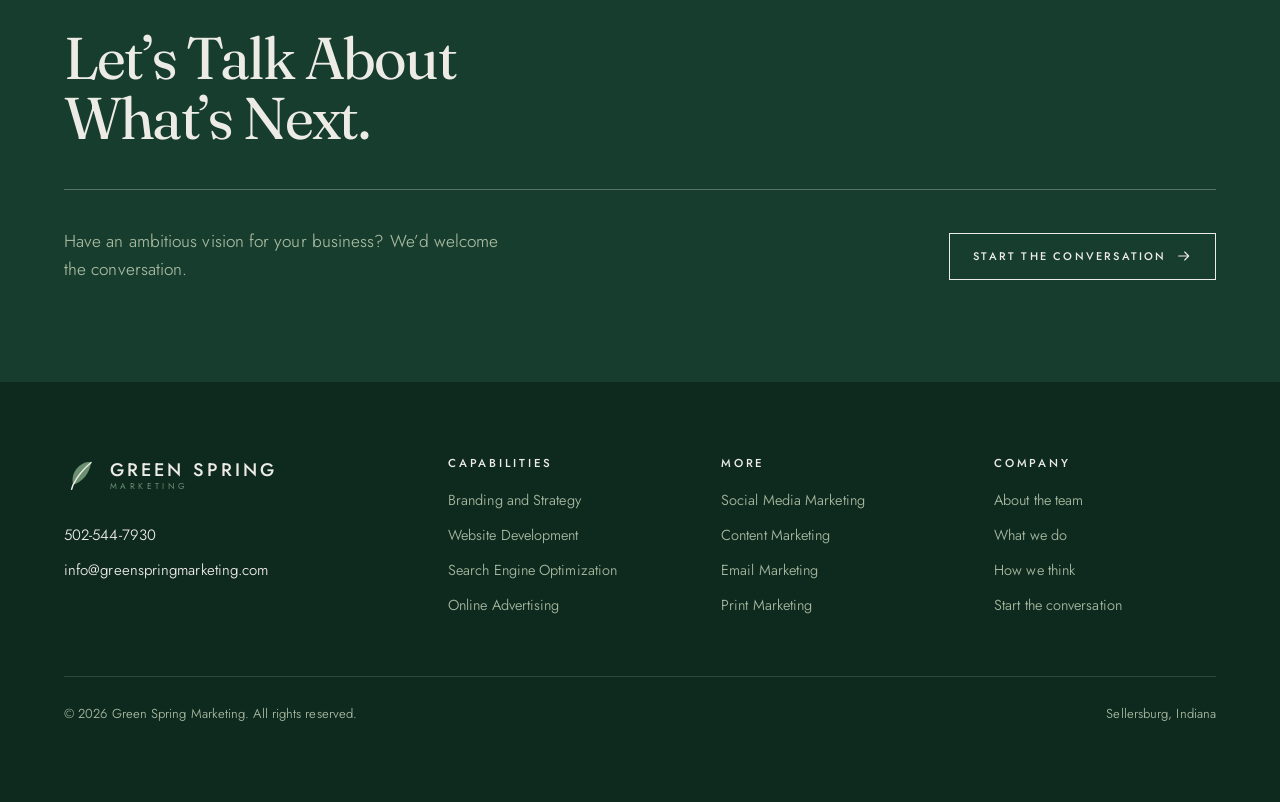
<file: editorial.html>
<!doctype html>
<html lang="en">
<head>
<meta charset="utf-8">
<meta name="viewport" content="width=device-width,initial-scale=1">
<title>Marketing Insights &amp; Brand Strategy | Green Spring Marketing</title>
<meta name="description" content="Explore perspectives on branding, website design, digital marketing, and business growth from Green Spring Marketing.">
<link rel="canonical" href="https://greenspringmarketing.com/editorial/">
<link rel="icon" href="assets/img/favicon.svg?v=2" type="image/svg+xml">
<link rel="preconnect" href="https://fonts.googleapis.com">
<link rel="preconnect" href="https://fonts.gstatic.com" crossorigin>
<link href="https://fonts.googleapis.com/css2?family=Fraunces:ital,opsz,wght@0,9..144,300..600;1,9..144,300..500&amp;family=Jost:wght@300;400;500&amp;display=swap" rel="stylesheet">
<link rel="stylesheet" href="assets/css/site.css?v=33">
<link rel="stylesheet" href="assets/css/editorial.css?v=1">
<noscript><style>
  .rv{opacity:1;transform:none}
  .mask>span{transform:none}
  .rule,.flow__rail{transform:scaleX(1)}
  .flow__node{transform:scale(1)}
  .hero__media::after{transform:scaleY(0)}
  .hero__media img,.cap__frame img,.ab-grow__media img{transform:none}
</style></noscript>
<script type="application/ld+json">
{
  "@context": "https://schema.org",
  "@graph": [
    {
      "@type": "CollectionPage",
      "@id": "https://greenspringmarketing.com/editorial/#webpage",
      "url": "https://greenspringmarketing.com/editorial/",
      "name": "Marketing Insights & Brand Strategy | Green Spring Marketing",
      "description": "Perspectives on branding, business, design, and the decisions that shape market leadership.",
      "isPartOf": {
        "@id": "https://greenspringmarketing.com/#website"
      },
      "mainEntity": {
        "@id": "https://greenspringmarketing.com/editorial/#blog"
      }
    },
    {
      "@type": "Blog",
      "@id": "https://greenspringmarketing.com/editorial/#blog",
      "name": "Green Spring Marketing Editorial",
      "url": "https://greenspringmarketing.com/editorial/",
      "publisher": {
        "@type": "Organization",
        "name": "Green Spring Marketing",
        "url": "https://greenspringmarketing.com/"
      }
    }
  ]
}
</script>
</head>
<body>

<svg width="0" height="0" style="position:absolute" aria-hidden="true" focusable="false"><defs>
<symbol id="i-arrow" viewBox="0 0 24 24"><path d="M4 12h15M13 6l6 6-6 6"/></symbol>
</defs></svg>

<div class="progress" id="progress"></div>

<header class="nav" id="nav">
  <div class="wrap nav__in">
    <a class="logo" href="index.html" aria-label="Green Spring Marketing, home">
      <svg class="logo__leaf" viewBox="0 0 24 26" fill="none" aria-hidden="true">
        <path d="M20.3 3.4C19 12 13.6 18.2 6.8 20.1 5.1 13.3 8.7 6.4 15.4 3.6c1.7-.7 3.5-.9 4.9-.2z" fill="#6B8F71"/>
        <path d="M20.3 3.4C14.6 8.2 10 13.9 6.8 20.1M6.8 20.1 5.7 23.4" stroke="#173D2E" stroke-width="1.1" stroke-linecap="round"/>
      </svg>
      <span class="logo__type">
        <span class="logo__name">GREEN SPRING</span>
        <span class="logo__sub">MARKETING</span>
      </span>
    </a>
    <nav class="nav__links" aria-label="Primary">
      <a class="nav__link" href="about.html">About</a>
      <a class="nav__link" href="approach.html">Approach</a>
      <a class="nav__link" href="capabilities.html">Capabilities</a>
      <a class="nav__link nav__link--soon" aria-disabled="true">Portfolio</a>
      <a class="nav__link" href="editorial.html">Editorial</a>
      <a class="nav__tel" href="tel:+15025447930">502-544-7930</a>
      <a class="btn btn--solid nav__cta" href="#contact">Start the conversation</a>
    </nav>
    <button class="nav__burger" id="burger" aria-label="Open menu" aria-expanded="false" aria-controls="menu">
      <span></span><span></span>
    </button>
  </div>
</header>

<nav class="menu" id="menu" aria-label="Mobile">
  <a href="about.html" style="--i:0">About</a>
  <a href="approach.html" style="--i:1">Approach</a>
  <a href="capabilities.html" style="--i:2">Capabilities</a>
  <a aria-disabled="true" style="--i:3">Portfolio</a>
  <a href="editorial.html" style="--i:4">Editorial</a>
  <a href="#contact" style="--i:5">Contact</a>
  <div class="menu__foot">
    <a href="tel:+15025447930">502-544-7930</a>
    <a href="mailto:info@greenspringmarketing.com">info@greenspringmarketing.com</a>
  </div>
</nav>

<main id="top">

<!-- ================================ hero ================================
     A masthead: the title above the picture, the standfirst below it, and
     the photograph as a band between them. None of the other four heroes
     does this. Home floats a plate on a full bleed picture, about puts the
     band under the copy, approach splits the screen vertically, capabilities
     takes the top with the picture and sits the copy on a plinth beneath.

     Nothing in here carries .rv. The reveal observer in site.js needs 12% of
     an element visible above the bottom 12% of the viewport, which the foot
     of a one screen hero can never satisfy, so a reveal here would leave the
     standfirst at opacity 0 for good. Static type, visible on first paint.
     ====================================================================== -->
<section class="ed-hero">
  <div class="wrap ed-hero__head">
    <p class="label ed-hero__eyebrow">Editorial</p>
    <h1 class="display ed-hero__h1">Ideas Worth Exploring.</h1>
  </div>
  <div class="ed-hero__media">
    <picture>
      <source media="(max-width:760px)" srcset="assets/img/ed-hero-tall-800.webp 800w, assets/img/ed-hero-tall-1200.webp 1200w" sizes="100vw">
      <img src="assets/img/ed-hero-wide-1600.webp"
           srcset="assets/img/ed-hero-wide-1200.webp 1200w, assets/img/ed-hero-wide-1600.webp 1600w, assets/img/ed-hero-wide-2400.webp 2400w"
           sizes="100vw" width="2400" height="1000" fetchpriority="high"
           alt="A summer wood of tall dark trunks with a low green understorey spreading across the ground between them.">
    </picture>
  </div>
  <div class="wrap ed-hero__foot">
    <p class="ed-hero__sub">Perspectives on branding, business, design, and the decisions that shape market leadership.</p>
  </div>
</section>

<!-- ============================= introduction ===========================
     One wide serif standfirst on the warm ground under a full width
     hairline. Set large enough that the column genuinely wants the measure
     it has, rather than a body paragraph floated in a tall band.
     ====================================================================== -->
<section class="ed-open">
  <div class="wrap">
    <div class="rule"></div>
    <p class="ed-open__stmt rv">Good ideas invite a closer look. Here, we share perspectives on building distinctive brands, creating compelling digital experiences, and reaching the customers who matter most. Explore the strategies, observations, and creative thinking behind stronger market positions.</p>
  </div>
</section>

<!-- ========================== article navigation ========================
     The client's five headings, ruled top and bottom. These are deliberately
     plain text, not controls: her brief says to implement filters only once
     article categories are configured, and there are no articles yet.
     ====================================================================== -->
<section class="ed-index">
  <div class="wrap">
    <h2 class="sr">Article navigation</h2>
    <ul class="ed-index__list">
      <li class="ed-index__item ed-index__item--on">All Articles</li>
      <li class="ed-index__item">Brand Strategy</li>
      <li class="ed-index__item">Brand Identity</li>
      <li class="ed-index__item">Website Design</li>
      <li class="ed-index__item">Marketing &amp; Growth</li>
    </ul>
  </div>
</section>

<!-- =========================== featured articles ========================
     A lead piece across the full width with the picture and the copy side by
     side, then the two shorter pieces beneath it. Not a three up card grid,
     not the home page's staggered row, not the capabilities ledger.

     None of the three links anywhere. The articles are concepts, not
     published posts, so each Read More is an anchor with no href, muted to
     ink-soft, exactly as the nav treats Portfolio and Editorial.
     ====================================================================== -->
<section class="ed-pieces">
  <div class="wrap">
    <h2 class="sr">Featured articles</h2>

    <article class="ed-piece ed-piece--lead rv">
      <div class="ed-piece__media">
        <img src="assets/img/ed-01-800.webp"
             srcset="assets/img/ed-01-800.webp 800w, assets/img/ed-01-1200.webp 1200w"
             sizes="(max-width:880px) 100vw, 47vw"
             width="1200" height="800" loading="lazy"
             alt="One broad lime tree in full leaf standing clear of the treeline on a sunlit green hillside.">
      </div>
      <div class="ed-piece__body">
        <p class="label ed-piece__cat">Brand Strategy</p>
        <h3 class="display ed-piece__title">What Makes a Brand Truly Distinctive?</h3>
        <p class="ed-piece__teaser">A recognizable brand begins with a clear point of view. Explore how positioning, audience insight, and consistency create lasting recognition.</p>
        <a class="ed-piece__more" aria-disabled="true">Read More <svg width="15" height="15" aria-hidden="true"><use href="#i-arrow"/></svg></a>
      </div>
    </article>

    <div class="ed-pair">
      <article class="ed-piece rv">
        <div class="ed-piece__media">
          <img src="assets/img/ed-02-800.webp"
               srcset="assets/img/ed-02-800.webp 800w, assets/img/ed-02-1200.webp 1200w"
               sizes="(max-width:880px) 100vw, 47vw"
               width="1200" height="800" loading="lazy"
               alt="Wooded green hillsides receding into morning mist, with a pale meadow running down the slope on the right.">
        </div>
        <div class="ed-piece__body">
          <p class="label ed-piece__cat">Marketing &amp; Growth</p>
          <h3 class="display ed-piece__title">The Long View: Why Strategic Marketing Delivers Stronger Results</h3>
          <p class="ed-piece__teaser">Sustained visibility grows from clear priorities, useful content, and a marketing program built around the right audience.</p>
          <a class="ed-piece__more" aria-disabled="true">Read More <svg width="15" height="15" aria-hidden="true"><use href="#i-arrow"/></svg></a>
        </div>
      </article>

      <article class="ed-piece rv" style="--d:120ms">
        <div class="ed-piece__media">
          <img src="assets/img/ed-03-800.webp"
               srcset="assets/img/ed-03-800.webp 800w, assets/img/ed-03-1200.webp 1200w"
               sizes="(max-width:880px) 100vw, 47vw"
               width="1200" height="800" loading="lazy"
               alt="Ivy in leaf growing against the moulded base of a pale stone column.">
        </div>
        <div class="ed-piece__body">
          <p class="label ed-piece__cat">Website Design</p>
          <h3 class="display ed-piece__title">Your Website Should Do More Than Look Good</h3>
          <p class="ed-piece__teaser">Beautiful design earns attention. A purposeful digital experience helps visitors understand your value and take the next step.</p>
          <a class="ed-piece__more" aria-disabled="true">Read More <svg width="15" height="15" aria-hidden="true"><use href="#i-arrow"/></svg></a>
        </div>
      </article>
    </div>

  </div>
</section>

<!-- ========================== more perspectives =========================
     Heading and copy as two columns off one hairline, then the photograph
     runs edge to edge beneath them and carries the page down into the close.
     ====================================================================== -->
<section class="ed-more">
  <div class="wrap ed-more__in">
    <h2 class="display ed-more__h rv">More Perspectives. More Possibilities.</h2>
    <p class="ed-more__p rv" style="--d:140ms">Explore new ideas across brand strategy, identity, website design, and marketing. Each article offers a perspective on building a business that stands apart.</p>
  </div>
  <div class="ed-more__media">
    <img src="assets/img/ed-more-wide-1400.webp"
         srcset="assets/img/ed-more-wide-1400.webp 1400w, assets/img/ed-more-wide-2200.webp 2200w"
         sizes="100vw" width="2200" height="700" loading="lazy"
         alt="Fern fronds arching over a narrow woodland stream running brown over its bed.">
  </div>
</section>

<!-- ================================ close ===============================
     Forest ground, as every page on the site closes. Stacked on one axis
     with the invitation and the button sharing a line under the rule, which
     is neither the approach page's two column split nor the capabilities
     page's centred stack.
     ====================================================================== -->
<section class="ed-cta" id="contact">
  <div class="wrap ed-cta__in">
    <h2 class="display ed-cta__h rv">Let’s Talk About What’s Next.</h2>
    <div class="rule ed-cta__rule"></div>
    <div class="ed-cta__row">
      <p class="lede ed-cta__p rv">Have an ambitious vision for your business? We’d welcome the conversation.</p>
      <a class="btn btn--light ed-cta__btn rv" style="--d:140ms" href="mailto:info@greenspringmarketing.com">Start the conversation <svg class="arw" width="16" height="16" aria-hidden="true"><use href="#i-arrow"/></svg></a>
    </div>
  </div>
</section>

</main>

<footer class="foot">
  <div class="wrap">
    <div class="foot__top">
      <div>
        <a class="logo" href="index.html" aria-label="Green Spring Marketing, home">
          <svg class="logo__leaf" viewBox="0 0 24 26" fill="none" aria-hidden="true">
            <path d="M20.3 3.4C19 12 13.6 18.2 6.8 20.1 5.1 13.3 8.7 6.4 15.4 3.6c1.7-.7 3.5-.9 4.9-.2z" fill="#6B8F71"/>
            <path d="M20.3 3.4C14.6 8.2 10 13.9 6.8 20.1M6.8 20.1 5.7 23.4" stroke="#EDEBE5" stroke-width="1.1" stroke-linecap="round"/>
          </svg>
          <span class="logo__type">
            <span class="logo__name">GREEN SPRING</span>
            <span class="logo__sub">MARKETING</span>
          </span>
        </a>
        <div class="foot__brand">
          <a href="tel:+15025447930">502-544-7930</a>
          <a href="mailto:info@greenspringmarketing.com">info@greenspringmarketing.com</a>
        </div>
      </div>
      <div>
        <h4>Capabilities</h4>
        <ul>
          <li><a href="index.html#capabilities">Branding and Strategy</a></li>
          <li><a href="index.html#capabilities">Website Development</a></li>
          <li><a href="index.html#capabilities">Search Engine Optimization</a></li>
          <li><a href="index.html#capabilities">Online Advertising</a></li>
        </ul>
      </div>
      <div>
        <h4>More</h4>
        <ul>
          <li><a href="index.html#capabilities">Social Media Marketing</a></li>
          <li><a href="index.html#capabilities">Content Marketing</a></li>
          <li><a href="index.html#capabilities">Email Marketing</a></li>
          <li><a href="index.html#capabilities">Print Marketing</a></li>
        </ul>
      </div>
      <div>
        <h4>Company</h4>
        <ul>
          <li><a href="about.html">About the team</a></li>
          <li><a href="index.html#capabilities">What we do</a></li>
          <li><a href="index.html#approach">How we think</a></li>
          <li><a href="index.html#contact">Start the conversation</a></li>
        </ul>
      </div>
    </div>
    <div class="foot__bot">
      <span>&copy; 2026 Green Spring Marketing. All rights reserved.</span>
      <span>Sellersburg, Indiana</span>
    </div>
  </div>
</footer>

<script src="assets/js/site.js?v=20" defer></script>
</body>
</html>
</file>
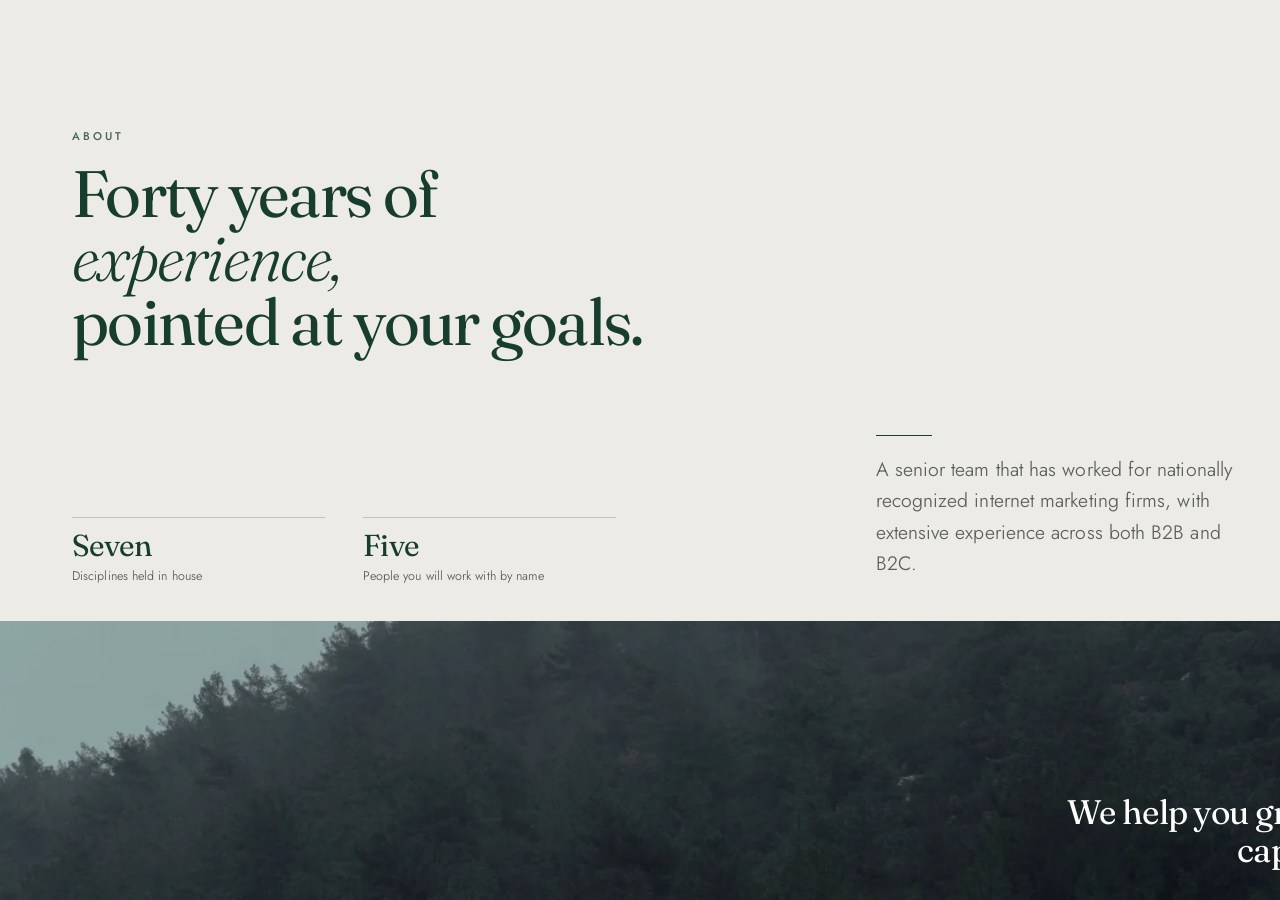
<file: _build/shot.html>
<!doctype html>
<html lang="en">
<head>
<meta charset="utf-8">
<title>shot</title>
<style>html,body{margin:0;overflow:hidden;background:#fff}
/* sized in CSS rather than from innerWidth, which is read before headless has
   finished applying --window-size and leaves the frame wider than the shot */
iframe{border:0;display:block}</style>
</head>
<body>
<script>
/* Screenshot harness. Headless Chrome ignores a scroll position set by a URL
   hash, and the reveal animation leaves everything at opacity 0 until the
   observer fires, so the page under test is framed here instead: loaded in a
   same origin iframe at the window size, reveals forced on, then scrolled to
   the section asked for. Whatever the window captures is that section.

     chrome --headless=new --window-size=1440,1000 --virtual-time-budget=15000 \
       --screenshot=out.png \
       "http://127.0.0.1:8127/_build/shot.html?sel=.ab-team&off=-8"
*/
const q = new URLSearchParams(location.search);
const PAGE = q.get('page') || '/about.html';
const SEL = q.get('sel');
const OFF = Number(q.get('off') || 0);

/* the frame is sized from the query string, not from innerWidth or a viewport
   unit. headless reports those before --window-size has finished applying, and
   the frame ends up wider than the shot, which silently crops the right edge
   and makes a clean page look like it overflows. */
const f = document.createElement('iframe');
f.style.width = (q.get('w') || 1440) + 'px';
f.style.height = (q.get('h') || 900) + 'px';
f.src = PAGE;
document.body.appendChild(f);

f.onload = async () => {
  const d = f.contentDocument;
  const st = d.createElement('style');
  st.textContent = '*{transition:none!important;animation:none!important}' +
                   '.rv,.cap,.flow,.rule{opacity:1!important;transform:none!important}';
  d.head.appendChild(st);
  d.querySelectorAll('.rv,.cap,.flow,.rule').forEach(e => e.classList.add('in'));
  d.querySelectorAll('img').forEach(i => { i.loading = 'eager'; });
  await new Promise(r => setTimeout(r, 700));
  if (SEL) {
    const el = d.querySelector(SEL);
    if (el) {
      const top = el.getBoundingClientRect().top + f.contentWindow.scrollY + OFF;
      f.contentWindow.scrollTo({ top, behavior: 'instant' });
    }
  }
  document.title = 'DONE';
};
</script>
</body>
</html>
</file>
<file: assets/css/site.css>
/* ==========================================================================
   Green Spring Marketing
   Palette and type tokens. Palette is Buddy's tip sheet, sampled exactly.
   ========================================================================== */
:root{
  --forest:#173D2E;
  --forest-deep:#0E2A1F;
  --sage:#6B8F71;
  --moss:#A7B89F;
  --stone:#EDEBE5;
  --stone-warm:#E3E0D7;
  --stone-light:#F6F5F1;
  --charcoal:#2B2B2B;
  --white:#FFFFFF;
  --ink-soft:#5A5F58;

  --serif:"Fraunces",Georgia,"Times New Roman",serif;
  --sans:"Jost",-apple-system,BlinkMacSystemFont,"Segoe UI",Helvetica,Arial,sans-serif;

  --nav-h:92px;
  --gut:clamp(20px,5vw,72px);
  --maxw:1520px;
  --rhythm:clamp(64px,7vw,116px);    /* one vertical rhythm unit, used everywhere */
  --ease:cubic-bezier(.22,.61,.36,1);
  --ease-out:cubic-bezier(.16,1,.3,1);
}

*,*::before,*::after{box-sizing:border-box}
html{-webkit-text-size-adjust:100%;scroll-behavior:smooth}
body{
  margin:0;background:var(--stone);color:var(--charcoal);
  font-family:var(--sans);font-size:clamp(16px,1.02vw,17.5px);
  font-weight:350;line-height:1.72;letter-spacing:.005em;
  -webkit-font-smoothing:antialiased;overflow-x:hidden;
}
img{max-width:100%;display:block}
a{color:inherit;text-decoration:none}
button{font:inherit;color:inherit;background:none;border:0;cursor:pointer}
h1,h2,h3,h4{margin:0;font-family:var(--serif);font-weight:400;line-height:1.04;letter-spacing:-.018em}
p{margin:0}
::selection{background:var(--forest);color:var(--stone)}

.wrap{width:100%;max-width:var(--maxw);margin-inline:auto;padding-inline:var(--gut)}
.sr{position:absolute;width:1px;height:1px;padding:0;margin:-1px;overflow:hidden;clip:rect(0 0 0 0);white-space:nowrap;border:0}

/* --- shared type ------------------------------------------------------- */
.display{font-family:var(--serif);font-weight:400;line-height:.98;letter-spacing:-.026em}
.h-xl{font-size:clamp(42px,7.1vw,104px)}
.h-lg{font-size:clamp(34px,4.6vw,68px)}
.h-md{font-size:clamp(27px,3vw,44px)}
.label{
  font-family:var(--sans);font-size:clamp(10.5px,.78vw,12px);font-weight:500;
  letter-spacing:.26em;text-transform:uppercase;line-height:1.5;
}
.lede{font-size:clamp(17px,1.35vw,21px);line-height:1.62;font-weight:340}
.measure{max-width:56ch}
.measure-sm{max-width:44ch}

/* --- rules -------------------------------------------------------------- */
.rule{height:1px;background:var(--forest);opacity:.22;transform-origin:left;
      transform:scaleX(0);transition:transform 1.1s var(--ease-out)}
.in .rule,.rule.in{transform:scaleX(1)}

/* --- buttons ------------------------------------------------------------ */
.btn{
  position:relative;display:inline-flex;align-items:center;gap:.85em;
  padding:1.16em 2.1em;border:1px solid var(--forest);color:var(--forest);
  font-size:clamp(11px,.8vw,12.5px);font-weight:500;letter-spacing:.2em;
  text-transform:uppercase;overflow:hidden;isolation:isolate;
  transition:color .5s var(--ease)
}
.btn::before{
  content:"";position:absolute;inset:0;background:var(--forest);z-index:-1;
  transform:scaleY(0);transform-origin:bottom;transition:transform .5s var(--ease-out)
}
.btn:hover{color:var(--stone)}
.btn:hover::before{transform:scaleY(1)}
/* the shared #i-arrow symbol carries no paint attributes, so without this it
   fills solid black and reads as a triangle instead of drawing an arrow */
.btn .arw{fill:none;stroke:currentColor;stroke-width:1.6;
  stroke-linecap:round;stroke-linejoin:round;
  transition:transform .5s var(--ease-out)}
.btn:hover .arw{transform:translateX(5px)}
.btn--solid{background:var(--forest);color:var(--stone)}
.btn--solid::before{background:var(--stone);}
.btn--solid:hover{color:var(--forest)}
.btn--light{border-color:var(--stone);color:var(--stone)}
.btn--light::before{background:var(--stone)}
.btn--light:hover{color:var(--forest)}
.btn:focus-visible{outline:2px solid var(--sage);outline-offset:3px}

/* --- reveal primitives -------------------------------------------------- */
.rv{opacity:0;transform:translateY(26px);
    transition:opacity .95s var(--ease-out),transform .95s var(--ease-out);
    transition-delay:var(--d,0ms)}
.rv.in{opacity:1;transform:none}
.mask{display:block;overflow:hidden;padding-bottom:.17em;margin-bottom:-.17em}
.mask>span{display:block;transform:translateY(128%);
           transition:transform 1.05s var(--ease-out);transition-delay:var(--d,0ms)}
.in .mask>span,.mask.in>span{transform:none}

/* ==========================================================================
   Scroll progress + navigation
   ========================================================================== */
.progress{position:fixed;top:0;left:0;height:2px;width:100%;transform:scaleX(0);
  transform-origin:left;background:var(--forest);z-index:120;opacity:.55}

.nav{position:fixed;top:0;left:0;right:0;z-index:100;background:var(--stone);
  transition:box-shadow .5s var(--ease),background .5s var(--ease)}
.nav::after{content:"";position:absolute;left:0;right:0;bottom:0;height:1px;
  background:var(--forest);opacity:0;transition:opacity .5s var(--ease)}
.nav.stuck::after{opacity:.16}
.nav__in{display:flex;align-items:center;gap:clamp(18px,3vw,54px);
  height:var(--nav-h);transition:height .45s var(--ease)}
.nav.stuck .nav__in{height:74px}

/* logo: leaf + wordmark, sized to read first (prominence traded against bar padding) */
.logo{display:flex;align-items:center;gap:14px;flex:0 0 auto}
.logo__leaf{width:clamp(30px,2.5vw,38px);height:auto;flex:0 0 auto;
  transition:transform .55s var(--ease-out)}
.logo:hover .logo__leaf{transform:rotate(-8deg) scale(1.05)}
.logo__type{display:flex;flex-direction:column;gap:3px}
.logo__name{font-family:var(--sans);font-weight:500;color:var(--forest);
  font-size:clamp(16px,1.42vw,21px);letter-spacing:.17em;line-height:1;white-space:nowrap}
.logo__sub{font-family:var(--sans);font-weight:400;color:var(--sage);
  font-size:clamp(8.5px,.66vw,10px);letter-spacing:.4em;line-height:1}

.nav__links{display:flex;align-items:center;gap:clamp(16px,2.1vw,34px);margin-left:auto}
.nav__link{position:relative;font-size:14px;font-weight:400;color:var(--charcoal);
  padding-block:6px;letter-spacing:.01em}
.nav__link::after{content:"";position:absolute;left:0;right:0;bottom:0;height:1px;
  background:var(--forest);transform:scaleX(0);transform-origin:right;
  transition:transform .45s var(--ease-out)}
.nav__link:hover::after,.nav__link[aria-current]::after{transform:scaleX(1);transform-origin:left}
/* Portfolio and Editorial sit in the menu because the client asked for the five
   headings now, but their pages are still being built. They are shown muted and
   not clickable rather than pointed at nothing: her brief is explicit that only
   live pages get links. Each one becomes an ordinary nav link as it is built.
   The muting is done with colour alone, not opacity: at 5.48:1 these still read
   properly, where a dimmed version fell to 2:1 and could not be read at all. */
.nav__link--soon{color:var(--ink-soft);cursor:default}
.nav__link--soon::after{display:none}

.nav__tel{font-size:14px;color:var(--ink-soft);white-space:nowrap}
.nav__tel:hover{color:var(--forest)}
.nav__cta{padding:.95em 1.6em;font-size:11.5px}
.nav__burger{display:none;margin-left:auto;width:44px;height:44px;position:relative}
.nav__burger span{position:absolute;left:11px;width:22px;height:1.5px;background:var(--forest);
  transition:transform .4s var(--ease),opacity .3s}
.nav__burger span:nth-child(1){top:18px}
.nav__burger span:nth-child(2){top:25px}
body.menu-open .nav__burger span:nth-child(1){transform:translateY(3.5px) rotate(45deg)}
body.menu-open .nav__burger span:nth-child(2){transform:translateY(-3.5px) rotate(-45deg)}

.menu{position:fixed;inset:0;z-index:99;background:var(--forest);
  display:flex;flex-direction:column;justify-content:center;gap:6px;
  padding:var(--nav-h) var(--gut) 40px;
  clip-path:inset(0 0 100% 0);transition:clip-path .75s var(--ease-out);visibility:hidden}
body.menu-open .menu{clip-path:inset(0 0 0 0);visibility:visible}
.menu>a{font-family:var(--serif);font-size:clamp(30px,8vw,46px);color:var(--stone);
  padding-block:10px;opacity:0;transform:translateY(18px);
  transition:opacity .6s var(--ease-out),transform .6s var(--ease-out)}
body.menu-open .menu>a{opacity:1;transform:none;transition-delay:calc(var(--i) * 70ms + 180ms)}
/* same treatment on the mobile sheet for the headings that have no page yet */
body.menu-open .menu>a:not([href]){opacity:.6;cursor:default}
.menu__foot{margin-top:auto;padding-top:34px;border-top:1px solid rgba(237,235,229,.2);
  color:var(--moss);font-size:15px;display:grid;gap:8px;line-height:1.5}
.menu__foot a{font-family:var(--sans);font-size:inherit;color:inherit}
.menu__foot a:hover{color:var(--stone)}

/* ==========================================================================
   Hero
   Photo runs full bleed. The copy gets its own solid ground rather than a
   scrim over the picture, so the photograph plays clean.
   ========================================================================== */
.hero{position:relative;min-height:calc(100svh - var(--nav-h));margin-top:var(--nav-h);
  display:flex;align-items:stretch;overflow:hidden;background:var(--stone)}
.hero__media{position:absolute;inset:0}
.hero__media img{width:100%;height:100%;object-fit:cover;object-position:30% 100%;
  transform:scale(1.1);transition:transform 2.4s var(--ease-out);will-change:transform}
.loaded .hero__media img{transform:scale(1)}
.hero__media::after{content:"";position:absolute;inset:0;background:var(--stone);
  transform-origin:top;transform:scaleY(1);transition:transform 1.25s var(--ease-out)}
.loaded .hero__media::after{transform:scaleY(0)}

.hero__grid{position:relative;width:100%;max-width:var(--maxw);margin-inline:auto;
  padding-inline:var(--gut);display:grid;grid-template-columns:1fr minmax(0,min(51%,650px));
  align-items:center;gap:0}
.hero__plate{grid-column:2;background:var(--stone);padding:clamp(32px,3.4vw,56px);
  box-shadow:0 40px 90px -50px rgba(23,61,46,.45)}
.hero__eyebrow{color:var(--forest);opacity:.78;margin-bottom:clamp(18px,1.8vw,26px)}
.hero__h1{color:var(--forest);margin-bottom:clamp(16px,1.6vw,24px);
  font-size:clamp(35px,4.9vw,70px)}
.hero__h1 em{font-style:italic;font-weight:300}
.hero__sub{color:var(--ink-soft);margin-bottom:clamp(14px,1.4vw,20px);
  font-size:clamp(20px,1.91vw,29px);text-wrap:balance}
.hero__sub2{color:var(--ink-soft);
  font-size:clamp(16px,1.38vw,21px);line-height:1.58;text-wrap:pretty;
  margin-bottom:clamp(24px,2.4vw,34px)}
.hero__cue{position:absolute;left:var(--gut);bottom:clamp(24px,3.4vh,44px);
  display:flex;align-items:flex-end;gap:16px;color:var(--white)}
.hero__cueText{display:flex;flex-direction:column}
.hero__cue i{display:block;width:1px;height:44px;background:currentColor;opacity:.75;
  animation:cue 2.4s var(--ease) infinite}
.hero__cue span{display:block;line-height:1.85}
@keyframes cue{0%{transform:scaleY(0);transform-origin:top}
  45%{transform:scaleY(1);transform-origin:top}
  55%{transform:scaleY(1);transform-origin:bottom}
  100%{transform:scaleY(0);transform-origin:bottom}}

/* ==========================================================================
   A firmer foundation. Type led, no comparison panels. The section carries
   one idea at large scale and then hands off to the four disciplines.
   ========================================================================== */
.found{background:var(--stone)}
.found__top{padding-block:clamp(40px,4.4vw,72px) 0}
.found__bridge{font-family:var(--serif);font-weight:400;color:var(--forest);
  font-size:clamp(23px,2.8vw,44px);line-height:1.2;letter-spacing:-.024em;
  max-width:24ch;padding-bottom:clamp(22px,2.4vw,34px);
  border-bottom:1px solid rgba(23,61,46,.22)}

/* The copy has to start on the same vertical as the nav logo. It cannot be
   done with padding here: 100vw counts the scrollbar and the layout does not,
   which left this block about 7.5px right of the logo at 1920, and a 100%
   padding would resolve against the column rather than the page. So the
   gutter becomes a grid column of its own, measured off the full width. */
.found__split{display:grid;align-items:stretch;
  grid-template-columns:
    max(var(--gut),calc((100% - var(--maxw)) / 2 + var(--gut)))
    minmax(0,1fr)
    minmax(0,min(50%,880px))}
.found__text{grid-column:2;
  padding-inline:0 clamp(34px,4.6vw,88px);
  padding-block:clamp(46px,5.4vw,90px)}
.found__eyebrow{color:var(--forest);opacity:.78;margin-bottom:clamp(16px,1.8vw,26px)}
.found__h2{color:var(--forest);font-size:clamp(38px,5vw,80px);line-height:.98;
  letter-spacing:-.028em;max-width:11ch;margin-bottom:clamp(24px,2.6vw,38px)}
.found__text p{color:var(--ink-soft);font-size:clamp(17px,1.36vw,22px);line-height:1.6;
  max-width:44ch}
.found__text p+p{margin-top:clamp(16px,1.6vw,22px)}
.found__text .found__callout{color:var(--forest);font-family:var(--serif);font-weight:400;
  font-size:clamp(21px,2vw,31px);line-height:1.22;letter-spacing:-.02em;max-width:22ch;
  margin-top:clamp(22px,2.4vw,34px);padding-top:clamp(22px,2.4vw,32px);
  border-top:1px solid rgba(23,61,46,.22)}
/* stated, not left to auto-placement: the text holds column 2 explicitly, so
   the cursor would otherwise find column 1 free and drop the photograph into
   the gutter */
.found__media{grid-column:3;
  position:relative;margin:0;overflow:hidden;background:var(--stone-warm)}
.found__media img{position:absolute;inset:0;width:100%;height:100%;
  object-fit:cover;object-position:50% 46%}

/* ==========================================================================
   Capabilities. Four frames on a staggered baseline, not a card grid.
   ========================================================================== */
.caps{padding-block:calc(var(--rhythm) * .72);background:var(--stone-warm)}
.caps__head{display:grid;grid-template-columns:1fr auto;align-items:end;
  gap:24px;margin-bottom:clamp(26px,2.9vw,44px)}
.caps__head h2{color:var(--forest);max-width:14ch}
.caps__row{display:grid;grid-template-columns:repeat(4,1fr);gap:clamp(16px,1.9vw,32px)}
.cap{position:relative}
.cap:nth-child(even){margin-top:clamp(30px,4.4vw,74px)}
.cap__frame{position:relative;overflow:hidden;background:var(--forest-deep);
  aspect-ratio:4/5}
.cap__frame img{width:100%;height:100%;object-fit:cover;
  transform:scale(1.06);transition:transform 1.3s var(--ease-out)}
.cap.in .cap__frame img{transform:scale(1)}
.cap:hover .cap__frame img{transform:scale(1.05)}
.cap__n{position:absolute;left:0;bottom:0;width:100%;height:2px;background:var(--sage);
  transform:scaleX(0);transform-origin:left;transition:transform .7s var(--ease-out)}
.cap:hover .cap__n{transform:scaleX(1)}
.cap__body{padding-top:clamp(18px,1.7vw,26px)}
.cap h3{font-size:clamp(19px,1.55vw,25px);color:var(--forest);margin-bottom:.45em}
.cap p{font-size:clamp(14px,.98vw,15.5px);color:var(--ink-soft);line-height:1.6}

/* ==========================================================================
   Statement. The photograph's own black carries the type. 21:1, no scrim.
   ========================================================================== */
.stmt{position:relative;background:#000;color:var(--stone);overflow:hidden;
  min-height:min(82svh,740px);display:flex;align-items:center}
.stmt__media{position:absolute;inset:-36px 0;width:62%}
.stmt__media img{width:100%;height:100%;object-fit:cover;object-position:left center;
  will-change:transform}
.stmt__in{position:relative;width:100%;max-width:var(--maxw);margin-inline:auto;
  padding:clamp(56px,7vw,104px) var(--gut);
  display:grid;grid-template-columns:1fr minmax(0,min(42%,520px))}
.stmt__copy{grid-column:2}
.stmt__copy .label{color:var(--moss);margin-bottom:clamp(20px,2vw,30px)}
.stmt__copy h2{color:var(--white);margin-bottom:clamp(22px,2.2vw,32px)}
.stmt__copy p{color:var(--moss);margin-bottom:1.15em}
.stmt__copy p:last-of-type{margin-bottom:0}
.stmt__callout{color:var(--white);font-family:var(--serif);font-weight:400;
  font-size:clamp(20px,1.95vw,30px);line-height:1.22;letter-spacing:-.02em;
  margin-top:clamp(22px,2.4vw,34px);padding-top:clamp(20px,2.2vw,30px);
  border-top:1px solid rgba(237,235,229,.26)}

/* ==========================================================================
   One connected system. The connected line concept Linda liked, reworked
   around the four core disciplines in sequence rather than eight services.
   ========================================================================== */
.flow{background:var(--stone);padding-block:calc(var(--rhythm) * .8)}
.flow__head{display:grid;grid-template-columns:minmax(0,1fr) minmax(0,40%);
  gap:clamp(20px,3vw,56px);align-items:end;margin-bottom:clamp(24px,2.6vw,38px)}
.flow__head h2{color:var(--forest);max-width:14ch}
.flow__head p{color:var(--ink-soft);max-width:38ch;padding-bottom:.4em}

.flow__rail{height:1px;background:var(--forest);opacity:.28;
  transform:scaleX(0);transform-origin:left;transition:transform 1.3s var(--ease-out)}
.flow.in .flow__rail{transform:scaleX(1)}

.flow__row{list-style:none;margin:0;padding:0;
  display:grid;grid-template-columns:repeat(4,1fr);gap:clamp(16px,2.4vw,44px)}
.flow__step{position:relative;padding-top:clamp(26px,3vw,44px)}
/* the arrow that carries one discipline into the next */
.flow__step::after{content:"";position:absolute;top:-4px;right:calc(-1 * clamp(16px,2.4vw,44px) / 2 - 4px);
  width:9px;height:9px;border-top:1px solid var(--forest);border-right:1px solid var(--forest);
  opacity:.5;transform:rotate(45deg)}
.flow__step:last-child::after{display:none}
.flow__node{position:absolute;left:0;top:-5px;width:11px;height:11px;border-radius:50%;
  background:var(--forest);transform:scale(0);
  transition:transform .5s var(--ease-out);transition-delay:var(--d,0ms)}
.flow__step.in .flow__node{transform:scale(1)}
.flow__step h3{font-family:var(--serif);font-weight:400;letter-spacing:-.022em;
  color:var(--forest);font-size:clamp(19px,1.95vw,30px);line-height:1.1;
  margin-bottom:clamp(8px,1vw,14px)}
.flow__step p{color:var(--ink-soft);font-size:clamp(14.5px,1.05vw,17px);line-height:1.55}

.flow__key{margin-top:clamp(28px,3.2vw,46px);padding-top:clamp(22px,2.4vw,32px);
  border-top:1px solid rgba(23,61,46,.22);
  font-family:var(--serif);font-weight:400;color:var(--forest);
  font-size:clamp(21px,2.35vw,36px);line-height:1.24;letter-spacing:-.022em}

/* ==========================================================================
   Close. Photograph as a band, the invitation on its own solid plate.
   ========================================================================== */
.close{position:relative;background:var(--forest-deep);padding-block:clamp(60px,7vw,110px);
  overflow:hidden}
.close__media{position:absolute;inset:0;overflow:hidden}
.close__media img{width:100%;height:100%;object-fit:cover;object-position:center 62%}
.close__in{position:relative;display:grid;grid-template-columns:minmax(0,1fr) minmax(0,min(52%,620px));
  gap:clamp(24px,4vw,64px);align-items:end}
/* real line from the client's own contact page, set on the dark ridgeline. 9.3:1 */
.close__line{color:var(--white);font-size:clamp(23px,2.5vw,38px);line-height:1.14;
  letter-spacing:-.02em;max-width:15ch;align-self:end;padding-bottom:.4em}
.close__plate{background:var(--forest);color:var(--stone);
  padding:clamp(36px,4.2vw,66px);width:100%;
  box-shadow:0 50px 110px -60px rgba(14,42,31,.75)}
.close__plate h2{color:var(--white);margin-bottom:.5em}
.close__plate p{color:var(--moss);margin-bottom:clamp(28px,3vw,40px);max-width:34ch}
.close__meta{margin-top:clamp(30px,3.2vw,44px);padding-top:clamp(22px,2.4vw,32px);
  border-top:1px solid rgba(237,235,229,.22);display:grid;gap:8px;
  color:var(--moss);font-size:14.5px}
.close__meta a:hover{color:var(--white)}

/* ==========================================================================
   Footer
   ========================================================================== */
.foot{background:var(--forest-deep);color:var(--moss);padding-block:clamp(56px,6vw,90px)}
.foot__top{display:grid;grid-template-columns:minmax(0,1.5fr) repeat(3,minmax(0,1fr));
  gap:clamp(30px,4vw,60px);padding-bottom:clamp(40px,4.5vw,64px)}
.foot .logo__name{color:var(--stone)}
.foot .logo__sub{color:var(--sage)}
.foot__brand{margin-top:clamp(22px,2.4vw,30px);display:grid;gap:9px;
  font-size:15px;max-width:30ch}
.foot__brand a{color:var(--stone)}
.foot__brand a:hover{color:var(--sage)}
.foot h4{font-family:var(--sans);font-size:11.5px;font-weight:500;letter-spacing:.24em;
  text-transform:uppercase;color:var(--stone);margin-bottom:18px}
.foot ul{list-style:none;margin:0;padding:0;display:grid;gap:10px;font-size:14.5px}
.foot a:hover{color:var(--stone)}
.foot__bot{border-top:1px solid rgba(237,235,229,.14);padding-top:26px;
  display:flex;justify-content:space-between;gap:18px;flex-wrap:wrap;font-size:13px}

/* ==========================================================================
   Responsive. Checked at 390, 768 and desktop.
   ========================================================================== */
@media (max-width:1180px){
  :root{--nav-h:80px}
  .hero__grid{grid-template-columns:1fr minmax(0,min(52%,480px))}
  /* below this width there is no room for copy beside the leaf, so the band
     stacks and the type gets the photograph's own black as solid ground */
  .stmt{min-height:0;display:block}
  .stmt__media{position:relative;inset:auto;width:100%;height:min(52svh,430px);
    transform:none !important}
  .stmt__media img{object-position:center 42%}
  .stmt__in{grid-template-columns:1fr;background:#000;
    padding-top:clamp(38px,5vw,58px)}
  .stmt__copy{grid-column:1;max-width:min(100%,620px);margin-left:0}
}

/* Five headings plus the number and the button is a lot of bar. Between 980 and
   1100 the default gaps pushed the button onto two lines, so they tighten here
   and the button is held on one line. */
@media (max-width:1100px){
  .nav__in{gap:clamp(14px,1.8vw,26px)}
  .nav__links{gap:clamp(12px,1.4vw,19px)}
  .nav__cta{padding:.95em 1.15em;white-space:nowrap}
}

@media (max-width:980px){
  .nav__links{display:none}
  .nav__burger{display:block}
  .hero{margin-top:var(--nav-h)}
  .hero__grid{grid-template-columns:1fr;align-items:end;padding-bottom:clamp(30px,5vh,56px)}
  .hero__plate{grid-column:1;width:min(100%,560px);padding:clamp(24px,4.4vw,40px)}
  .hero__sub{font-size:clamp(16px,2.6vw,25px);margin-bottom:10px}
  .hero__sub2{font-size:clamp(14px,2.05vw,19px);line-height:1.55;margin-bottom:20px}
  .hero__cue{display:none}
  .caps__row{grid-template-columns:repeat(2,1fr);row-gap:clamp(34px,5vw,56px)}
  .cap:nth-child(even){margin-top:0}
  .cap:nth-child(3),.cap:nth-child(4){margin-top:0}
  .found__split{grid-template-columns:1fr}
  .found__text{grid-column:1;
    padding-inline:var(--gut);padding-block:clamp(32px,4.6vw,54px)}
  .found__h2{max-width:16ch}
  .found__media{grid-column:1;aspect-ratio:16/10}
  .flow__head{grid-template-columns:1fr}
  .flow__head p{padding-bottom:0}
  .flow__row{grid-template-columns:repeat(2,1fr);row-gap:clamp(30px,4vw,44px)}
  .flow__step:nth-child(2)::after{display:none}
  .caps__head,.map__head,.lead__head{grid-template-columns:1fr}
  /* stacked, the line can no longer sit on a dark part of the photograph,
     so it gets its own ground and joins the plate as one block */
  .close__in{grid-template-columns:1fr;gap:0}
  .close__line{max-width:100%;padding:clamp(30px,4vw,44px) clamp(30px,4vw,48px) 0;
    background:var(--forest-deep);font-size:clamp(22px,3.4vw,32px)}
  .close__plate{background:var(--forest-deep)}
  .close__plate h2{margin-top:clamp(18px,2.4vw,28px)}
  .foot__top{grid-template-columns:repeat(2,1fr);row-gap:40px}
}

@media (max-width:640px){
  :root{--nav-h:72px;--rhythm:clamp(64px,14vw,96px)}
  body{line-height:1.7}
  .stmt__media{height:min(50svh,380px)}
  .caps__row{grid-template-columns:1fr;row-gap:clamp(38px,9vw,54px)}
  .flow__row{grid-template-columns:1fr;row-gap:clamp(24px,5vw,34px)}
  .flow__step::after{display:none}
  .flow__key{max-width:100%}
  .close__line{font-size:clamp(21px,5.6vw,27px);padding:28px 26px 0}
  .foot__top{grid-template-columns:1fr;row-gap:34px}
  .foot__bot{flex-direction:column;gap:8px}
}

/* stacked hero picture on phones keeps the tree in frame */
@media (max-width:980px){
  .hero__media img{object-position:38% 50%}
}

/* The hero plate now carries two supporting paragraphs on Linda's direction.
   On a short window it steps down rather than pushing the hero past the fold. */
@media (min-width:981px) and (max-height:860px){
  .hero__grid{grid-template-columns:1fr minmax(0,min(49%,580px))}
  .hero__h1{font-size:clamp(32px,4.1vw,60px)}
  .hero__plate{padding:clamp(26px,2.9vw,44px)}
  .hero__sub{font-size:clamp(18px,1.64vw,25px);margin-bottom:12px}
  .hero__sub2{font-size:clamp(15px,1.18vw,18px);line-height:1.55;margin-bottom:22px}
  .hero__eyebrow{margin-bottom:16px}
}

@media (min-width:981px) and (max-height:700px){
  .hero__grid{grid-template-columns:1fr minmax(0,min(46%,472px))}
  .hero__h1{font-size:clamp(30px,3.5vw,50px)}
  .hero__plate{padding:clamp(22px,2.4vw,34px)}
  .hero__sub{font-size:clamp(17px,1.38vw,21px)}
  .hero__sub2{font-size:clamp(14px,1.02vw,15.5px);margin-bottom:18px}
}

@media (prefers-reduced-motion:reduce){
  html{scroll-behavior:auto}
  *,*::before,*::after{
    animation-duration:.001ms !important;animation-iteration-count:1 !important;
    transition-duration:.001ms !important;scroll-behavior:auto !important}
  .rv{opacity:1;transform:none}
  .mask>span{transform:none}
  .rule{transform:scaleX(1)}
  .flow__rail{transform:scaleX(1)}
  .flow__node{transform:scale(1)}
  .hero__media img{transform:none}
  .hero__media::after{transform:scaleY(0)}
  .cap__frame img{transform:none}
}

@media print{.nav,.menu,.progress,.hero__cue{display:none}}
</file>
<file: assets/css/about.css>
/* ==========================================================================
   About page
   Same system as the home page: same tokens, type, buttons, nav and footer.
   Every section structure here is new. Nothing is carried over from index.

   Sections are built to fill their height. Columns stretch rather than float
   in the middle of empty ground, and lists divide their column into equal
   bands so height reads as structure instead of slack.
   ========================================================================== */

/* ==========================================================================
   Hero. The home page leads with a full bleed photograph and floats a plate
   on it. This one is type led: the picture is a band across the foot, and
   the eye travels down rather than across.
   ========================================================================== */
.ab-hero{margin-top:var(--nav-h);min-height:calc(100svh - var(--nav-h));
  display:grid;grid-template-rows:1fr auto;background:var(--stone)}
.ab-hero__copy{display:grid;grid-template-columns:minmax(0,1fr) minmax(0,38%);
  gap:clamp(24px,4vw,72px);align-items:stretch;
  padding-block:clamp(26px,4vh,54px)}
/* eyebrow stays with the headline; the figures anchor the foot of the column,
   so a tall screen fills with content rather than opening a hole at the top */
.ab-hero__lead{display:flex;flex-direction:column;justify-content:space-between;
  gap:clamp(24px,4vh,52px)}
.ab-hero__title{display:flex;flex-direction:column;gap:clamp(14px,1.9vh,24px)}
.ab-hero__eyebrow{color:var(--forest);opacity:.78}
.ab-hero h1{color:var(--forest);font-size:clamp(34px,4.55vw,70px)}
.ab-hero h1 .mask>span{white-space:nowrap}
.ab-hero h1 em{font-style:italic;font-weight:300}
.ab-hero__side{display:flex;flex-direction:column;justify-content:flex-end;
  gap:clamp(14px,2vh,22px);color:var(--ink-soft);padding-bottom:clamp(2px,.6vh,8px)}
.ab-hero__side .rule{width:56px;opacity:.4}
.ab-hero__side p{max-width:34ch}
.ab-hero__stats{display:grid;grid-template-columns:repeat(2,1fr);
  gap:clamp(18px,2.6vw,44px);max-width:34em}
.ab-hero__stats div{border-top:1px solid rgba(23,61,46,.22);
  padding-top:clamp(10px,1.4vh,16px)}
.ab-hero__stats b{display:block;font-family:var(--serif);font-weight:400;
  font-size:clamp(25px,2.5vw,38px);line-height:1;color:var(--forest);letter-spacing:-.02em}
.ab-hero__stats span{display:block;margin-top:.55em;font-size:clamp(12.5px,.86vw,14px);
  line-height:1.4;color:var(--ink-soft)}

.ab-hero__band{position:relative;overflow:hidden;
  height:clamp(180px,31svh,420px);background:var(--forest-deep)}
.ab-hero__band img{width:100%;height:100%;object-fit:cover;object-position:center 62%;
  transform:scale(1.08);transition:transform 2.2s var(--ease-out)}
.loaded .ab-hero__band img{transform:scale(1)}
/* set on the shadowed right of the band, where the photograph is genuinely
   dark, rather than laid over a scrim. measured, not guessed. */
.ab-hero__line{position:absolute;right:var(--gut);bottom:clamp(20px,3.4vh,38px);
  color:var(--white);font-family:var(--serif);font-weight:400;letter-spacing:-.02em;
  font-size:clamp(20px,2.4vw,34px);line-height:1.12;max-width:15ch;text-align:right}

/* ==========================================================================
   Opening. A statement across the width, then three facts that divide the
   remaining height into equal columns.
   ========================================================================== */
.ab-intro{background:var(--stone-light);padding-block:clamp(52px,6vw,88px)}
.ab-intro__stmt{font-family:var(--serif);font-weight:400;line-height:1.14;
  letter-spacing:-.022em;color:var(--forest);
  font-size:clamp(26px,3.35vw,50px);
  padding-bottom:clamp(32px,4vw,58px)}
.ab-intro__stmt em{font-style:italic;font-weight:300}
.facts{display:grid;grid-template-columns:repeat(3,1fr);
  gap:clamp(20px,3vw,56px);align-items:stretch}
.fact{border-top:1px solid rgba(23,61,46,.22);padding-top:clamp(18px,2vw,26px);
  display:flex;flex-direction:column;gap:clamp(12px,1.6vw,20px)}
.fact .label{color:var(--forest);opacity:.78}
.fact p:last-child{color:var(--ink-soft);font-size:clamp(14.5px,1.05vw,17px);
  line-height:1.6}

/* ==========================================================================
   Expertise, set as a ledger. Full width rows, no icons, no cards.
   ========================================================================== */
.ab-index{background:var(--stone);padding-block:clamp(62px,7.2vw,112px)}
.ab-index__head{display:grid;grid-template-columns:minmax(0,1fr) minmax(0,34%);
  gap:clamp(20px,3vw,56px);align-items:end;margin-bottom:clamp(28px,3.4vw,50px)}
.ab-index__head h2{color:var(--forest);max-width:19ch}
.ab-index__head p{color:var(--ink-soft);max-width:36ch;padding-bottom:.4em}

.ledger{border-top:1px solid rgba(23,61,46,.22)}
.led{display:grid;grid-template-columns:minmax(0,1fr) minmax(0,42%) auto;
  gap:clamp(16px,2.6vw,48px);align-items:center;
  padding:clamp(20px,2.4vw,34px) clamp(14px,1.6vw,26px);
  border-bottom:1px solid rgba(23,61,46,.22);
  transition:background .45s var(--ease),padding-left .45s var(--ease-out)}
.led:hover{background:var(--white);padding-left:clamp(22px,2.6vw,42px)}
.led h3{font-family:var(--serif);font-weight:400;letter-spacing:-.022em;
  color:var(--forest);font-size:clamp(21px,2.5vw,38px);line-height:1.08}
.led p{color:var(--ink-soft);font-size:clamp(14px,1vw,16.5px);line-height:1.55;
  text-align:right}
.led__mark{width:24px;height:24px;flex:0 0 auto;opacity:.3;transform:none;
  transition:opacity .45s var(--ease),transform .45s var(--ease-out)}
.led__mark svg{width:100%;height:100%;stroke:var(--sage);fill:none;stroke-width:1.4;
  stroke-linecap:round;stroke-linejoin:round}
.led:hover .led__mark{opacity:1;transform:translateX(4px)}

/* ==========================================================================
   Growth. Photograph left, a white panel overlapping it from the right. Both
   columns run the full height of the band, so there is no idle ground.
   ========================================================================== */
.ab-grow{background:var(--stone-warm);overflow:hidden;
  display:grid;grid-template-columns:minmax(0,1.12fr) minmax(0,1fr);
  align-items:stretch;min-height:calc(100svh - var(--nav-h))}
.ab-grow__media{position:relative;overflow:hidden;background:var(--forest-deep)}
.ab-grow__media img{position:absolute;inset:0;width:100%;height:100%;
  object-fit:cover;object-position:center 42%;
  transform:scale(1.07);transition:transform 1.4s var(--ease-out)}
.ab-grow.in .ab-grow__media img{transform:scale(1)}
.ab-grow__plate{position:relative;z-index:2;background:var(--white);
  margin-left:clamp(-110px,-6vw,-36px);
  display:flex;flex-direction:column;justify-content:space-between;
  gap:clamp(24px,3vw,44px);
  padding:clamp(34px,4.2vw,62px);
  padding-right:max(clamp(34px,4.2vw,62px),calc(50vw - var(--maxw) / 2 + var(--gut)));
  box-shadow:-40px 0 100px -60px rgba(23,61,46,.5)}
.ab-grow__plate .label{color:var(--forest);opacity:.78;margin-bottom:clamp(16px,1.9vw,26px)}
.ab-grow__plate h2{color:var(--forest);margin-bottom:clamp(20px,2.2vw,34px);
  font-size:clamp(29px,3.45vw,56px);max-width:9.2em}
.ab-grow__plate p{color:var(--ink-soft);margin-bottom:1.05em;
  font-size:clamp(16.5px,1.38vw,22px);line-height:1.58;max-width:26em}
.ab-grow__plate p:last-of-type{margin-bottom:0}
.ab-grow__intro{flex:0 0 auto}
.ab-grow__steps{list-style:none;margin:0;padding:0;
  display:flex;flex-direction:column;flex:1 1 auto;min-height:0}
.ab-grow__steps li{display:flex;gap:clamp(14px,1.5vw,20px);align-items:baseline;
  padding-block:clamp(18px,2.5vw,36px);border-top:1px solid rgba(23,61,46,.16);
  font-size:clamp(16px,1.32vw,21px);line-height:1.5;color:var(--charcoal)}
.ab-grow__steps i{flex:0 0 auto;width:7px;height:7px;border-radius:50%;
  background:var(--sage);transform:translateY(-4px)}

/* ==========================================================================
   Leadership. Both people share one screen, side by side, split by a single
   hairline. The portraits are held at a size their small source files can
   carry rather than blown up into panels.
   ========================================================================== */
.ab-people{background:var(--stone);
  padding-block:clamp(56px,6.4vw,98px)}
.ab-people__head{display:grid;grid-template-columns:minmax(0,1fr) minmax(0,34%);
  gap:clamp(20px,3vw,56px);align-items:end;
  padding-bottom:clamp(30px,3.6vw,54px)}
.ab-people__head h2{color:var(--forest);max-width:19ch}
.ab-people__head p{color:var(--ink-soft);max-width:38ch;padding-bottom:.4em;
  font-size:clamp(17px,1.4vw,22px)}

/* The hairline is drawn on the grid, not on the short column, so the divider
   can run the full height without stretching anyone's box to reach it. */
.people{display:grid;grid-template-columns:1fr 1fr;align-items:start;position:relative}
.people::after{content:"";position:absolute;top:0;bottom:0;left:50%;
  width:1px;background:rgba(23,61,46,.2)}
.who{display:flex;flex-direction:column;gap:0;
  padding:0 clamp(24px,2.8vw,52px)}
.who:first-child{padding-left:0}
.who:last-child{padding-right:0}

.who__top{display:flex;align-items:center;gap:clamp(18px,2vw,30px)}
.who__face{flex:0 0 auto;width:clamp(104px,10.5vw,165px);overflow:hidden;
  border-radius:50%}
.who__face img{width:100%;height:auto;aspect-ratio:1;object-fit:cover;
  object-position:center center;filter:grayscale(.1)}
.who__name{color:var(--forest);font-size:clamp(27px,2.85vw,46px);
  line-height:1.02;margin-bottom:.3em}
.who__role{color:var(--forest);opacity:.78}
.who__bio{color:var(--ink-soft);font-size:clamp(16px,1.28vw,20px);
  line-height:1.6;margin-top:clamp(22px,2.6vw,36px);padding-top:clamp(20px,2.3vw,32px);
  border-top:1px solid rgba(23,61,46,.2);text-wrap:pretty}
.who__bio p+p{margin-top:.85em}
/* the opening paragraph carries the person, so it is set as a standfirst. it
   gives the reader somewhere to land instead of five even paragraphs of grey */
.who__lede{color:var(--forest);font-size:clamp(18px,1.56vw,25px);
  line-height:1.42;letter-spacing:-.012em;margin-bottom:clamp(14px,1.5vw,20px)}
.who__bio .who__lede+p{margin-top:0}

/* the specialisms, kept as a scannable list rather than another paragraph.
   this is also what stops the shorter of the two columns opening a hole: the
   column is filled with something real, not stretched to reach the foot. */
.who__focus{margin-top:clamp(22px,2.4vw,32px);padding-top:clamp(18px,2vw,26px);
  border-top:1px solid rgba(23,61,46,.2)}
.who__focus .label{color:var(--forest);opacity:.78;margin-bottom:.9em}
.who__focus ul{list-style:none;margin:0;padding:0}
.who__focus li{color:var(--forest);font-family:var(--serif);font-weight:400;
  font-size:clamp(17px,1.34vw,21px);letter-spacing:-.014em;
  padding-block:clamp(9px,.95vw,13px);
  border-bottom:1px solid rgba(23,61,46,.14)}
.who__focus li:first-child{border-top:1px solid rgba(23,61,46,.14)}

/* ==========================================================================
   Team. The band above is two circular portraits either side of a hairline,
   so this one is built as its opposite: warmer ground, upright frames with
   square corners, three across, and the photograph carrying the column rather
   than sitting beside a name. The bios run 44 to 55 words, so the three
   columns come out within a line or two of each other on their own. Nothing
   is stretched to reach the foot of the band, and the type is set to the
   column it actually has rather than left small in a wide space.
   ========================================================================== */
.ab-team{background:var(--stone-warm);padding-block:clamp(56px,6.4vw,98px)}
/* heading and the line that carries it sit on one baseline, so the row is
   filled by the pair rather than by a short title and a lot of bare ground */
.ab-team__head{display:grid;grid-template-columns:minmax(0,1fr) minmax(0,40%);
  gap:clamp(20px,3vw,56px);align-items:baseline;
  padding-bottom:clamp(26px,3vw,44px);
  border-bottom:1px solid rgba(23,61,46,.22);
  margin-bottom:clamp(32px,3.6vw,56px)}
.ab-team__head h2{color:var(--forest);max-width:17ch}
.ab-team__head p{color:var(--ink-soft);font-size:clamp(17px,1.32vw,21px);
  line-height:1.55;text-wrap:pretty}

.team{display:grid;grid-template-columns:repeat(3,1fr);
  gap:clamp(26px,3vw,54px);align-items:start}
.mate{display:flex;flex-direction:column}
.mate__face{margin:0;overflow:hidden;background:var(--stone);aspect-ratio:7/5}
.mate__face img{width:100%;height:100%;object-fit:cover;object-position:center;
  filter:grayscale(.12) contrast(1.02)}
.mate__name{color:var(--forest);font-size:clamp(25px,2vw,33px);
  line-height:1.04;letter-spacing:-.022em;margin-top:clamp(18px,1.9vw,26px)}
.mate__role{color:var(--forest);opacity:.78;margin-top:.6em}
.mate__bio{color:var(--ink-soft);font-size:clamp(16px,1.22vw,19px);
  line-height:1.62;text-wrap:pretty;
  margin-top:clamp(16px,1.7vw,22px);padding-top:clamp(15px,1.6vw,20px);
  border-top:1px solid rgba(23,61,46,.2)}

/* ==========================================================================
   Statement. The home page's dark band runs photograph left, white type right.
   This is its mirror: the drawing sits right as a full height panel, the type
   sits left in Forest on Stone. The band hugs the quote, so nothing floats.
   ========================================================================== */
.ab-quote{background:var(--stone);display:grid;
  grid-template-columns:minmax(0,1fr) minmax(0,40%);align-items:stretch}
.ab-quote__media{position:relative;overflow:hidden;background:var(--stone-light)}
.ab-quote__media img{position:absolute;inset:0;width:100%;height:100%;
  object-fit:cover;object-position:30% center}
.ab-quote__in{display:flex;flex-direction:column;justify-content:center;
  padding-block:clamp(50px,6.2vw,88px);
  padding-left:max(var(--gut),calc(50vw - var(--maxw) / 2 + var(--gut)));
  padding-right:clamp(30px,5vw,86px)}
.ab-quote blockquote{margin:0;max-width:min(100%,720px)}
.ab-quote__mark{display:block;width:46px;height:1px;background:var(--forest);
  opacity:.45;margin-bottom:clamp(20px,2.4vw,32px)}
.ab-quote p{font-family:var(--serif);font-weight:400;letter-spacing:-.022em;
  line-height:1.18;color:var(--forest);font-size:clamp(23px,2.9vw,46px)}
.ab-quote cite{display:block;margin-top:clamp(20px,2.4vw,32px);font-style:normal;
  font-family:var(--sans);font-size:clamp(10.5px,.78vw,12px);font-weight:500;
  letter-spacing:.26em;text-transform:uppercase;color:var(--forest);opacity:.78}

/* ==========================================================================
   Close. Type only, no photograph, so it does not echo the home page's. The
   contact column divides the band into equal bands rather than trailing off.
   ========================================================================== */
.ab-close{background:var(--forest);color:var(--stone);
  padding-block:clamp(52px,6vw,84px)}
/* three columns so nothing dead runs through the middle of the band */
.ab-close__in{display:grid;
  grid-template-columns:minmax(0,1.15fr) minmax(0,1fr) minmax(0,.9fr);
  gap:clamp(26px,3.6vw,64px);align-items:stretch}
.ab-close__copy{display:flex;flex-direction:column;align-items:flex-start;
  justify-content:space-between;gap:clamp(22px,2.8vw,34px)}
.ab-close__say{display:flex;flex-direction:column;justify-content:center}
.ab-close h2{color:var(--white);max-width:11ch}
.ab-close__lede{color:var(--moss)}
.ab-close__meta{display:flex;flex-direction:column;gap:0}
.ab-close__meta div{flex:1 1 0;display:flex;flex-direction:column;justify-content:center;
  border-top:1px solid rgba(237,235,229,.24);padding-block:clamp(13px,1.6vw,20px)}
.ab-close__meta div:last-child{border-bottom:1px solid rgba(237,235,229,.24)}
.ab-close__meta .label{color:var(--moss);margin-bottom:.55em}
.ab-close__meta a,.ab-close__meta span{color:var(--stone);font-size:clamp(17px,1.5vw,24px)}
.ab-close__meta a:hover{color:var(--white)}

/* ==========================================================================
   Responsive
   ========================================================================== */
@media (max-width:1180px){
  .ab-hero__copy{grid-template-columns:1fr;align-items:start;gap:clamp(20px,3vw,32px)}
  .ab-hero__side{justify-content:flex-start;max-width:52ch}
  .ab-quote{grid-template-columns:minmax(0,1fr) minmax(0,38%)}
  .ab-close__in{grid-template-columns:minmax(0,1fr) minmax(0,.9fr);gap:clamp(26px,3.4vw,44px)}
  .ab-close__copy{grid-column:1/-1;flex-direction:row;align-items:flex-end;
    justify-content:space-between;flex-wrap:wrap;
    margin-bottom:clamp(26px,3.4vw,44px)}
  .ab-close__copy>div{max-width:34ch}
  .ab-close__meta{grid-column:1/-1}
  .ab-close__meta{display:grid;grid-template-columns:repeat(2,1fr);gap:clamp(18px,2.6vw,36px)}
  .ab-close__meta div{flex:none}
}

@media (max-width:980px){
  .led{grid-template-columns:minmax(0,1fr) minmax(0,46%);gap:clamp(14px,2vw,28px)}
  .led__mark{display:none}
  .ab-index__head,.ab-people__head,.ab-team__head{grid-template-columns:1fr}
  .ab-index__head p,.ab-people__head p{padding-bottom:0}
  .ab-grow{grid-template-columns:1fr;min-height:0}
  .ab-grow__media{aspect-ratio:16/10}
  .ab-grow__media img{position:absolute}
  .ab-grow__plate{margin-left:0;margin-inline:clamp(14px,4vw,48px);
    margin-top:clamp(-72px,-8vw,-36px);padding-right:clamp(34px,4.2vw,62px);
    justify-content:flex-start;gap:clamp(22px,3vw,32px)}
  .ab-grow__steps{flex:0 0 auto}
  .ab-grow__steps li{flex:0 0 auto}
  .ab-people{min-height:0}
  .people{grid-template-columns:1fr}
  .people{grid-template-columns:1fr}
  /* three upright frames across get too narrow to hold a face here, so the
     band turns on its side: picture left, name and bio right, one per row */
  .team{grid-template-columns:1fr;gap:0}
  /* the picture spans all three rows, so the rows have to be told to take
     their size from their own content. without this the image's height is
     shared out across them and the role label drifts away from the name. */
  .mate{display:grid;grid-template-columns:minmax(0,40%) minmax(0,1fr);
    grid-template-rows:max-content max-content 1fr;
    column-gap:clamp(18px,3vw,32px);align-items:start;
    padding-block:clamp(24px,3.4vw,36px)}
  .mate+.mate{border-top:1px solid rgba(23,61,46,.2)}
  .mate:first-child{padding-top:0}
  .mate__face{grid-column:1;grid-row:1/span 3}
  .mate__name{grid-column:2;grid-row:1;margin-top:0}
  .mate__role{grid-column:2;grid-row:2}
  .mate__bio{grid-column:2;grid-row:3}
  .people::after{display:none}
  .who{padding:0}
  .who:first-child{padding-bottom:clamp(30px,4vw,44px)}
  .who:last-child{padding-top:clamp(30px,4vw,44px);
    border-left:0;border-top:1px solid rgba(23,61,46,.2)}
  .facts{grid-template-columns:1fr;gap:0}
  .fact{padding-block:clamp(16px,2.4vw,22px)}
  .fact:last-child{border-bottom:1px solid rgba(23,61,46,.22)}
}

@media (max-width:640px){
  .ab-hero__band{height:clamp(130px,19svh,175px)}
  .ab-hero__copy{padding-block:clamp(16px,2.4vh,30px)}
  .ab-hero__stats b{font-size:clamp(21px,5.4vw,28px)}
  .ab-hero__line{font-size:clamp(17px,4.6vw,22px);max-width:12ch}
  .ab-hero__stats{gap:12px}
  .led{grid-template-columns:1fr;gap:6px;padding-inline:0}
  .led p{text-align:left}
  .led:hover{padding-left:0}
  .who__top{gap:16px}
  .who__face{width:clamp(88px,24vw,116px)}
  .ab-quote{grid-template-columns:1fr}
  .ab-quote__media{order:-1;height:min(32svh,250px)}
  .ab-quote__media img{position:absolute}
  .ab-quote__media img{object-position:center 40%}
  .ab-quote__in{padding:clamp(30px,7vw,46px) var(--gut) clamp(38px,8vw,56px)}
  .ab-close__meta{grid-template-columns:1fr}
  .ab-close__meta div{padding-block:14px}
  .ab-close__copy{flex-direction:column;align-items:flex-start}
}

/* Below this the row layout would have to choose between a thumbnail sized
   face and a measure cut to ribbons, so the frame goes back on top at the full
   column width and the text reads underneath it. */
@media (max-width:520px){
  /* align-items:start carries down from the row layout above; left in place it
     would collapse the frame to nothing, because a flex item only takes the
     width of the column when it is allowed to stretch into it */
  .mate{display:flex;flex-direction:column;align-items:stretch;
    padding-block:clamp(26px,6vw,34px)}
  .mate__name{margin-top:clamp(16px,4vw,22px)}
}

/* Short desktop windows. The one screen sections are asked to hold real copy,
   so on a short viewport the type and the spacing step down rather than the
   section spilling past the fold. */
@media (min-width:981px) and (max-height:900px){
  .ab-grow__plate{padding-block:clamp(28px,3.6vh,48px);gap:clamp(16px,2.2vh,30px)}
  .ab-grow__plate h2{font-size:clamp(25px,2.7vw,40px)}
  .ab-grow__plate p{font-size:clamp(15px,1.15vw,18px)}
  .ab-grow__steps li{padding-block:clamp(12px,1.7vh,20px);font-size:clamp(14.5px,1.08vw,17px)}
  .ab-hero__stats b{font-size:clamp(22px,2.1vw,32px)}
}

@media (min-width:981px) and (max-height:740px){
  .ab-grow__plate h2{font-size:clamp(24px,2.4vw,34px)}
  .ab-grow__steps li{padding-block:clamp(10px,1.4vh,16px);font-size:clamp(14px,1vw,16px)}
}

@media (prefers-reduced-motion:reduce){
  .ab-hero__band img,.ab-grow__media img{transform:none}
}
</file>
<file: assets/css/approach.css>
/* ==========================================================================
   Approach page
   Loads after site.css. Only what this page adds; everything shared (type
   scale, .wrap, .btn, .rv reveals, nav, footer) comes from site.css.

   Section rhythm, deliberately no two alike and none repeating the home or
   about pages:
     hero    vertical split, copy on its own ground, photo bleeding right
     intro   quiet narrow measure on the warm ground
     steps   four full-width bands alternating side and ground
     rel     full-bleed photograph with the copy on a solid plate
     cta     solid forest colour, no photograph at all
   ========================================================================== */

/* visually hidden, for the heading that labels the four stages to assistive
   tech without putting a redundant title on the page */
.vh{position:absolute;width:1px;height:1px;margin:-1px;padding:0;overflow:hidden;
  clip:rect(0 0 0 0);clip-path:inset(50%);white-space:nowrap;border:0}

/* ---------------------------------------------------------------- hero --- */
/* Exactly one screen less the nav, never more. Because the height is fixed,
   EVERY vertical measure here is capped against viewport height as well as
   width. Capping only the headline is not enough: on a wide short window the
   vw term wins, the headline grows, and the stack overflows the box. */
.ap-hero{display:grid;
  grid-template-columns:max(var(--gut),calc((100% - var(--maxw)) / 2 + var(--gut)))
                        minmax(0,1fr) minmax(0,43%);
  height:calc(100svh - var(--nav-h));margin-top:var(--nav-h);
  background:var(--stone)}
.ap-hero__copy{grid-column:2;display:flex;align-items:center;min-height:0;
  padding-block:clamp(16px,2.7vh,54px);
  padding-right:clamp(24px,4vw,64px)}
.ap-hero__media{grid-column:3}
.ap-hero__in{max-width:min(100%,720px)}
/* same eyebrow treatment as the about hero, which clears AA where sage at this
   size does not (3.04:1 against 4.5 needed) */
.ap-hero__eyebrow{color:var(--forest);opacity:.78;margin-bottom:clamp(10px,min(1.5vw,1.7vh),20px)}
.ap-hero h1{color:var(--forest);font-size:clamp(32px,min(5vw,7.6vh),80px);
  line-height:1.04;letter-spacing:-.03em}
.ap-hero h1 em{color:var(--sage);font-style:italic}
.ap-hero .rule{margin:clamp(11px,min(1.7vw,2vh),26px) 0 clamp(9px,min(1.4vw,1.6vh),20px)}
.ap-hero .lede{color:var(--ink-soft);max-width:52ch;
  font-size:clamp(15px,min(1.42vw,2.3vh),22px)}

/* The four stages, listed in the hero and linked to their bands further down.
   Real content and a wayfinder for a long page, so the column is filled by
   something worth reading rather than by stretching what was already there. */
.ap-hero__index{list-style:none;margin:clamp(11px,min(1.7vw,2vh),26px) 0 0;padding:0;
  border-top:1px solid rgba(23,61,46,.22);max-width:28em}
.ap-hero__index li{border-bottom:1px solid rgba(23,61,46,.14)}
.ap-hero__index a{display:flex;align-items:baseline;
  gap:clamp(14px,1.5vw,24px);padding-block:clamp(4px,min(.72vw,1.05vh),11px);
  color:var(--forest);font-family:var(--serif);
  font-size:clamp(15px,min(1.45vw,2.4vh),23px);letter-spacing:-.012em}
/* ink-soft rather than a dimmed forest: at this size these are small text and
   need 4.5:1, which forest at 60% misses (3.41:1) and ink-soft clears (5.48:1) */
.ap-hero__index i{font-style:italic;color:var(--ink-soft);font-size:.84em;
  flex:0 0 auto;min-width:2.1em}
/* colour is left alone on hover so the 10.1:1 contrast never drops */
.ap-hero__index a:hover{text-decoration:underline;text-underline-offset:3px}
.ap-hero__index a:hover i{color:var(--forest)}

.ap-hero__media{position:relative;overflow:hidden;background:var(--stone-warm)}
.ap-hero__media img{position:absolute;inset:0;width:100%;height:100%;
  object-fit:cover;object-position:center}

/* --------------------------------------------------------------- intro --- */
.ap-intro{background:var(--stone-light);
  padding-block:clamp(64px,8vw,122px)}
/* A centred masthead with the body set two-up beneath it. Centred rather than
   a narrow column pinned left, which would leave the right half of the band
   dead, and a different skeleton from the split sections either side of it. */
.ap-intro__in{display:grid;justify-items:center;gap:clamp(30px,3.8vw,56px)}
.ap-intro__stmt{color:var(--forest);font-family:var(--serif);font-weight:300;
  font-size:clamp(28px,3.4vw,54px);line-height:1.12;letter-spacing:-.028em;
  text-align:center;text-wrap:balance;max-width:19ch}
.ap-intro__stmt em{font-style:italic;color:var(--sage)}
.ap-intro__cols{display:grid;grid-template-columns:repeat(2,minmax(0,1fr));
  gap:clamp(24px,3.4vw,60px);max-width:min(100%,1020px);
  padding-top:clamp(24px,3vw,40px);border-top:1px solid rgba(23,61,46,.2);
  color:var(--ink-soft);font-size:clamp(16px,1.3vw,20px);
  line-height:1.62;text-wrap:pretty}

/* --------------------------------------------------------------- steps --- */
.step{display:grid;grid-template-columns:minmax(0,1fr) minmax(0,1fr);
  align-items:center;gap:clamp(30px,4.6vw,84px);
  padding-block:clamp(52px,6.4vw,104px);
  padding-inline:max(var(--gut),calc((100% - var(--maxw)) / 2 + var(--gut)));
  background:var(--stone)}
/* the ground alternates with the side, so four bands in a row never settle
   into one repeating shape */
.step--flip{background:var(--stone-warm)}
.step--flip .step__media{order:2}

.step__media{margin:0;overflow:hidden;background:var(--stone-warm);
  aspect-ratio:16/11}
.step--flip .step__media{background:var(--stone)}
.step__media img{width:100%;height:100%;object-fit:cover;object-position:center;
  filter:grayscale(.1) contrast(1.02)}

.step__copy{max-width:min(100%,540px)}
/* Forest at 60% rather than sage: sage reads 2.75:1 on the warm band, under the
   3:1 large-text minimum, so it would fail on every other step. */
.step__n{font-family:var(--serif);font-weight:300;font-style:italic;
  color:var(--forest);opacity:.6;font-size:clamp(34px,3.6vw,58px);line-height:1;
  letter-spacing:-.02em;margin-bottom:clamp(12px,1.4vw,20px)}
.step__title{color:var(--forest);font-size:clamp(28px,2.9vw,46px);
  line-height:1.06;letter-spacing:-.026em}
.step__lead{color:var(--forest);font-family:var(--serif);font-size:clamp(18px,1.6vw,25px);
  line-height:1.34;letter-spacing:-.014em;
  margin-top:clamp(12px,1.4vw,18px);
  padding-bottom:clamp(16px,1.8vw,24px);
  border-bottom:1px solid rgba(23,61,46,.2)}
.step__copy>p:last-child{color:var(--ink-soft);
  font-size:clamp(16px,1.3vw,20px);line-height:1.62;
  margin-top:clamp(16px,1.8vw,24px);text-wrap:pretty}

/* --------------------------------------------------- relationship band --- */
.ap-rel{position:relative;isolation:isolate;
  padding-block:clamp(70px,9vw,150px);background:var(--forest-deep)}
.ap-rel__media{position:absolute;inset:0;z-index:-1;overflow:hidden}
.ap-rel__media img{width:100%;height:100%;object-fit:cover;object-position:center 60%}
.ap-rel__in{display:flex;justify-content:flex-end}
/* solid plate rather than a scrim over the photograph, so the picture is
   never dulled to make the type work */
.ap-rel__plate{background:var(--stone-light);
  padding:clamp(30px,3.6vw,58px);max-width:min(100%,560px)}
.ap-rel__plate h2{color:var(--forest);line-height:1.08;letter-spacing:-.024em}
.ap-rel__plate p{color:var(--ink-soft);font-size:clamp(16px,1.3vw,20px);
  line-height:1.62;margin-top:clamp(16px,1.8vw,24px);text-wrap:pretty}
.ap-rel__callout{color:var(--forest)!important;font-family:var(--serif);
  font-size:clamp(18px,1.5vw,24px)!important;line-height:1.38!important;
  letter-spacing:-.014em;
  margin-top:clamp(20px,2.2vw,30px)!important;
  padding-top:clamp(18px,2vw,26px);
  border-top:1px solid rgba(23,61,46,.2)}

/* ----------------------------------------------------------------- cta --- */
/* Two columns so the band carries its full width: the statement on the left,
   everything you can act on gathered to the right. */
.ap-cta{background:var(--forest);padding-block:clamp(70px,8.6vw,132px)}
.ap-cta__in{display:grid;grid-template-columns:minmax(0,1fr) minmax(0,42%);
  gap:clamp(30px,5vw,90px);align-items:end}
.ap-cta__kicker{color:var(--moss);margin-bottom:clamp(18px,2.2vw,30px)}
.ap-cta h2{color:var(--stone);line-height:1.04;letter-spacing:-.03em;max-width:12ch}
.ap-cta .lede{color:var(--moss);max-width:40ch}
.ap-cta__btn{margin-top:clamp(24px,2.8vw,36px)}
.ap-cta__meta{display:flex;flex-wrap:wrap;gap:clamp(16px,2.4vw,34px);
  margin-top:clamp(28px,3.2vw,44px);padding-top:clamp(20px,2.4vw,30px);
  border-top:1px solid rgba(237,235,229,.22);
  color:var(--moss);font-size:15px}
.ap-cta__meta a{color:inherit}
.ap-cta__meta a:hover{color:var(--stone)}

/* ========================================================================== */
@media (max-width:980px){
  .ap-hero h1{font-size:clamp(36px,min(5.6vw,9vh),58px)}
}

/* A short desktop window is the only case that cannot hold the hero at full
   size. It gives up leading and a little type rather than losing the index. */
@media (min-width:761px) and (max-height:730px){
  .ap-hero h1{font-size:min(4.4vw,8.1vh)}
  .ap-hero .lede{font-size:clamp(16px,1.25vw,19px)}
  .ap-hero__index a{font-size:clamp(15px,1.2vw,19px)}
  .ap-hero__index a{padding-block:clamp(4px,.55vw,8px)}
}

/* Shorter still, roughly a laptop with devtools open. Last tier before the
   hero would have to drop content, which it never does. */
@media (min-width:761px) and (max-height:660px){
  .ap-hero__copy{padding-block:clamp(12px,2vh,22px)}
  .ap-hero h1{font-size:min(4vw,7.2vh)}
  .ap-hero .rule{margin:10px 0}
  .ap-hero .lede{font-size:16px}
  .ap-hero__index{margin-top:12px}
  .ap-hero__index a{font-size:15px;padding-block:4px}
}

/* Phone held sideways. */
@media (max-width:760px) and (max-height:620px){
  .ap-hero__copy{padding-block:clamp(10px,2vh,18px)}
  .ap-hero h1{font-size:min(5.6vw,8.4vh)}
  .ap-hero .rule{margin:8px 0}
  .ap-hero .lede{font-size:15px}
  .ap-hero__index{margin-top:10px}
  .ap-hero__index a{font-size:14px;padding-block:3px}
}

/* Below this the hero genuinely cannot hold one screen without shrinking the
   type past reading size, so the cap is released and it is allowed to grow.
   Better a hero that scrolls than one that cannot be read. */
@media (max-height:460px){
  .ap-hero{height:auto;min-height:calc(100svh - var(--nav-h))}
}

@media (max-width:860px){
  .step{grid-template-columns:1fr;gap:clamp(22px,3.4vw,32px)}
  /* the flip only means anything in two columns; stacked, the picture always
     leads so the four bands keep one reading order */
  .step--flip .step__media{order:0}
  .step__copy{max-width:100%}
}

@media (max-width:760px){
  /* The split becomes a stack and still holds to one screen: the copy takes
     what it needs, the photograph takes whatever is left rather than being
     given a ratio that would push the section past the fold. */
  .ap-hero{grid-template-columns:1fr;grid-template-rows:auto minmax(130px,1fr)}
  .ap-hero__copy,.ap-hero__media{grid-column:1}
  .ap-hero__copy{padding:clamp(18px,3vh,44px) var(--gut) clamp(14px,2.2vh,32px)}
  .ap-hero__in{margin-left:0;max-width:100%}
  .ap-hero__media{position:relative;aspect-ratio:auto;min-height:0}
  .ap-rel__in{justify-content:stretch}
  .ap-rel__plate{max-width:100%}
}

@media (max-width:700px){
  .ap-intro__cols{grid-template-columns:1fr;gap:clamp(14px,3vw,20px)}
  .ap-cta__in{grid-template-columns:1fr;gap:clamp(26px,5vw,38px);align-items:start}
  .ap-cta h2{max-width:100%}
}

@media (max-width:520px){
  .ap-intro__stmt{max-width:100%}
  .ap-cta__meta{gap:10px;flex-direction:column}
}
</file>
<file: assets/css/capabilities.css>
/* ==========================================================================
   Capabilities page
   Loads after site.css. Only what this page adds; everything shared (type
   scale, .wrap, .btn, .rv reveals, nav, footer) comes from site.css.

   Section rhythm. No two neighbours alike, and none repeating the home,
   about or approach pages:
     hero   photograph across the top, the copy on a full width ivory plinth
            at the foot. Home floats a plate on the picture, about puts the
            band under the copy, approach splits the screen vertically.
     open   two columns divided by a standing hairline: serif statement left,
            body and the link to the approach page right.
     mods   the four disciplines as one ruled ledger on a single ground. Head
            over a two column list, with a portrait rail held to the right.
            Deliberately not approach's alternating full width bands, and not
            the home page's four up card row.
     int    full bleed canopy band with the ivory plate overlapping it upward.
     next   forest ground, centred axis, everything converging on the button.

   Every text container sits inside .wrap, so the left edge of the page lines
   up with the nav logo at any viewport. Nothing here needs the full bleed
   padding idiom, which is half a scrollbar out when a scrollbar is showing.
   ========================================================================== */

/* The shared arrow symbol has no paint attributes of its own, so it fills
   black instead of drawing. Corrected here for this page's two arrows. */
.cp-next .arw,
.cp-open__link svg{fill:none;stroke:currentColor;stroke-width:1.6;
  stroke-linecap:round;stroke-linejoin:round}

/* ---------------------------------------------------------------- hero --- */
/* Exactly one screen less the nav, never more. Because the height is fixed,
   EVERY vertical measure here is capped against viewport height as well as
   width: capping only the headline passes at 1440 and overflows at 1900,
   where the vw term wins and nothing else gives way. */
.cp-hero{display:grid;grid-template-rows:minmax(0,1fr) auto;
  height:calc(100svh - var(--nav-h));margin-top:var(--nav-h);
  background:var(--stone)}
.cp-hero__media{position:relative;overflow:hidden;background:var(--stone-warm)}
.cp-hero__media img{position:absolute;inset:0;width:100%;height:100%;
  object-fit:cover;object-position:center 44%}

.cp-hero__base{background:var(--stone);
  padding-block:clamp(22px,min(3.2vw,4.3vh),56px)}
.cp-hero__in{display:grid;grid-template-columns:minmax(0,1.12fr) minmax(0,1fr);
  gap:clamp(24px,4vw,72px);align-items:end}
/* same eyebrow treatment as the other heroes: forest at .78 clears AA at this
   size (5.54:1) where sage does not */
.cp-hero__eyebrow{color:var(--forest);opacity:.78;
  margin-bottom:clamp(10px,min(1.4vw,1.8vh),22px)}
.cp-hero h1{color:var(--forest);font-size:clamp(31px,min(4.55vw,8vh),72px);
  line-height:1.03;letter-spacing:-.03em}
/* the masked lines only move once an ancestor is given .in, which the observer
   does to .rv elements, so the rv on the h1 is load bearing */
.cp-hero h1 .mask>span{white-space:nowrap}
.cp-hero__lede{color:var(--ink-soft);max-width:46ch;padding-bottom:.3em;
  font-size:clamp(16px,min(1.38vw,2.2vh),22px)}

/* ---------------------------------------------------------------- open --- */
.cp-open{background:var(--stone-warm);padding-block:clamp(54px,6.4vw,104px)}
.cp-open__in{display:grid;gap:clamp(26px,3vw,46px)}
.cp-open__grid{display:grid;
  grid-template-columns:minmax(0,1.25fr) minmax(0,1fr);
  gap:clamp(26px,3vw,50px);align-items:stretch}
.cp-open__stmt{color:var(--forest);font-family:var(--serif);font-weight:300;
  font-size:clamp(25px,2.85vw,46px);line-height:1.14;letter-spacing:-.026em;
  max-width:23ch;text-wrap:pretty}
/* the standing hairline runs the full height of the band and binds the two
   columns into one block, so the shorter column reads as part of the
   composition rather than as space left over. The column itself sets the
   measure: a ch cap here left a third of the band empty to the right. */
.cp-open__aside{border-left:1px solid rgba(23,61,46,.24);
  padding-left:clamp(26px,3vw,50px);color:var(--ink-soft);
  font-size:clamp(16px,1.3vw,20px);line-height:1.62;
  display:flex;flex-direction:column;justify-content:center;
  text-wrap:pretty}
.cp-open__link{display:inline-flex;align-items:center;align-self:flex-start;gap:.8em;
  margin-top:clamp(18px,2vw,28px);color:var(--forest);
  font-family:var(--sans);font-size:clamp(11.5px,.84vw,13px);font-weight:500;
  letter-spacing:.2em;text-transform:uppercase;line-height:1.5}
.cp-open__link svg{width:15px;height:15px;flex:0 0 auto;
  transition:transform .5s var(--ease-out)}
.cp-open__link:hover{text-decoration:underline;text-underline-offset:5px}
.cp-open__link:hover svg{transform:translateX(5px)}
.cp-open__link:focus-visible{outline:2px solid var(--sage);outline-offset:4px}

/* ------------------------------------------------------- the four modules */
.cp-mods{background:var(--stone-light)}
/* The ordinal sits above the title rather than in a left rail. In a rail it
   pushed every title, paragraph and list on the page 72px right of the nav
   logo and the hero headline, which read as two different left margins. */
.cp-mod{display:grid;
  grid-template-columns:minmax(0,1fr) minmax(0,clamp(200px,23vw,330px));
  grid-template-areas:"n    media"
                      "head media"
                      "body media";
  column-gap:clamp(20px,2.6vw,48px);row-gap:clamp(10px,1.1vw,16px);
  padding-block:clamp(44px,5.2vw,86px);
  border-top:1px solid rgba(23,61,46,.2)}
.cp-mod:first-of-type{border-top:0}

/* The client's own 01 to 04, set as a quiet editorial ordinal rather than a
   badge on a card. The quiet comes from the colour, not from opacity: these
   carry .rv, and site.css gives .rv.in opacity 1, which beats a plain class
   here on specificity and would have snapped them back to full strength.
   Forest at 62% reads 3.42:1 and never drops below 26px, so it clears the
   3:1 large text minimum. */
.cp-mod__n{grid-area:n;font-family:var(--serif);font-weight:300;font-style:italic;
  color:rgba(23,61,46,.62);font-size:clamp(26px,2.5vw,40px);
  line-height:1;letter-spacing:-.02em}

.cp-mod__head{grid-area:head}
.cp-mod__title{color:var(--forest);font-size:clamp(28px,2.85vw,46px);
  line-height:1.04;letter-spacing:-.028em}
.cp-mod__stmt{color:var(--forest);font-family:var(--serif);font-weight:400;
  font-size:clamp(18px,1.55vw,25px);line-height:1.3;letter-spacing:-.014em;
  margin-top:clamp(10px,1.1vw,16px)}

.cp-mod__body{grid-area:body;min-width:0;margin-top:clamp(10px,1.2vw,18px)}
.cp-mod__intro{color:var(--ink-soft);font-size:clamp(16px,1.26vw,19.5px);
  line-height:1.62;max-width:min(100%,64ch);text-wrap:pretty}
/* two columns on desktop, one on mobile, as Buddy's layout note asks. Multi
   column keeps the reading order down each column and handles the odd counts
   (six, six, seven, eight) without an empty cell. */
/* the rule belongs to the list, not to the paragraph above it: on the
   paragraph it stopped at the measure and left a short ragged line */
.cp-mod__list{list-style:none;padding:0;
  margin:clamp(20px,2.2vw,32px) 0 0;
  padding-top:clamp(4px,.6vw,8px);
  border-top:1px solid rgba(23,61,46,.2);
  columns:2;column-gap:clamp(26px,3.2vw,60px)}
.cp-mod__list li{break-inside:avoid;color:var(--charcoal);
  font-size:clamp(14.5px,1.02vw,16.5px);line-height:1.45;
  padding-block:clamp(9px,1vw,14px);
  border-bottom:1px solid rgba(23,61,46,.14)}

/* the portrait rail spans both rows, so it is exactly as tall as the copy
   beside it. No stretch anywhere: the photograph crops, the copy does not. */
.cp-mod__media{grid-area:media;position:relative;overflow:hidden;
  background:var(--stone-warm);min-height:clamp(280px,21vw,380px)}
.cp-mod__media img{position:absolute;inset:0;width:100%;height:100%;
  object-fit:cover;filter:grayscale(.08) contrast(1.02)}

/* -------------------------------------------------- integrated thinking --- */
.cp-int{background:var(--stone);padding-bottom:clamp(56px,6.6vw,106px)}
.cp-int__media{position:relative;overflow:hidden;background:var(--forest-deep);
  height:clamp(230px,27vw,430px)}
.cp-int__media img{width:100%;height:100%;object-fit:cover;object-position:center 56%}
/* the plate overlaps the band upward rather than sitting inside it, which is
   how the approach page handles a photograph with copy on it. Full content
   width, so nothing is left dead beside it. */
/* The title takes the full width of the plate and the body runs two up
   beneath it. Side by side, the two line title left a quarter of the plate
   empty under it at every width between 700 and 1200. */
.cp-int__plate{position:relative;background:var(--stone-light);
  margin-top:calc(-1 * clamp(38px,5vw,100px));
  padding:clamp(28px,3.4vw,58px);
  box-shadow:0 44px 96px -60px rgba(23,61,46,.55)}
.cp-int__plate h2{color:var(--forest);line-height:1.08;letter-spacing:-.024em;
  padding-bottom:clamp(20px,2.4vw,34px);
  border-bottom:1px solid rgba(23,61,46,.2)}
/* One column, not two. This is a single flowing paragraph, so splitting it
   newspaper style makes the reader finish a sentence at the bottom of the left
   column and pick it up at the top of the right. Set large so it still wants
   the width the plate gives it. */
.cp-int__plate p{color:var(--ink-soft);font-size:clamp(16px,1.5vw,23px);
  line-height:1.6;text-wrap:pretty;margin-top:clamp(20px,2.4vw,34px)}

/* ---------------------------------------------------------------- next --- */
/* The same forest ground and light button as the approach and home closes,
   on a centred axis instead of their two column split. */
.cp-next{background:var(--forest);padding-block:clamp(66px,8vw,126px)}
.cp-next__in{display:grid;justify-items:center;text-align:center}
.cp-next__h{color:var(--stone);font-size:clamp(32px,4.4vw,66px);line-height:1.02;
  letter-spacing:-.03em;max-width:17ch;text-wrap:balance}
.cp-next__lede{color:var(--moss);max-width:58ch;text-wrap:pretty;
  margin-top:clamp(20px,2.2vw,32px)}
.cp-next__rule{background:var(--stone);opacity:.3;width:min(100%,520px);
  margin-top:clamp(30px,3.4vw,52px)}
.cp-next__kicker{color:var(--moss);margin-top:clamp(26px,3vw,42px)}
.cp-next__btn{margin-top:clamp(20px,2.2vw,32px)}
.cp-next__meta{display:flex;flex-wrap:wrap;justify-content:center;
  gap:clamp(16px,2.4vw,34px);margin-top:clamp(28px,3.2vw,46px);
  color:var(--moss);font-size:15px}
.cp-next__meta a:hover{color:var(--stone)}

/* ========================================================================== */
@media (max-width:980px){
  .cp-mod{grid-template-columns:minmax(0,auto) minmax(0,1fr) minmax(0,30%)}
}

/* Below this the portrait rail would be too narrow to be a photograph, so the
   module becomes one column: ordinal, title, picture, then the list. */
@media (max-width:860px){
  .cp-mod{grid-template-columns:minmax(0,1fr);
    grid-template-areas:"n" "head" "media" "body";
    row-gap:clamp(14px,2.4vw,24px)}
  /* height, not aspect-ratio: with a max-height the ratio shrinks the width
     instead of the height and left a 275px hole beside the picture at 768.
     The 125vw term keeps the true 4:5 crop on a phone and lets wider screens
     take a shallower slice rather than a photograph half a screen tall. */
  .cp-mod__media{min-height:0;height:min(125vw,70svh,600px)}
  .cp-mod__list{columns:1}
  .cp-mod__intro{max-width:100%}
}

@media (max-width:760px){
  .cp-hero h1{font-size:clamp(32px,min(8.4vw,7.2vh),48px)}
}

@media (max-width:700px){
  .cp-hero__in{grid-template-columns:1fr;gap:clamp(14px,2.6vw,22px);
    align-items:start}
  .cp-hero__lede{max-width:min(100%,56ch);padding-bottom:0}
  .cp-open__grid{grid-template-columns:1fr;gap:clamp(22px,4vw,30px)}
  .cp-open__stmt{max-width:100%}
  .cp-open__aside{border-left:0;padding-left:0;max-width:100%;
    border-top:1px solid rgba(23,61,46,.24);padding-top:clamp(20px,3.4vw,28px)}
  .cp-int__plate p{columns:1}
  .cp-next__h{max-width:100%}
}

/* A short desktop window is the only case the hero cannot hold at full size.
   It gives up leading and a little type rather than losing any copy. */
@media (min-width:701px) and (max-height:680px){
  .cp-hero__base{padding-block:clamp(14px,2.4vh,26px)}
  .cp-hero__lede{font-size:clamp(15px,1.1vw,17px)}
  .cp-hero__eyebrow{margin-bottom:10px}
}

/* Below this the hero cannot hold one screen without shrinking the type past
   reading size, so the cap is released and it is allowed to grow. */
@media (max-height:440px){
  .cp-hero{height:auto;min-height:calc(100svh - var(--nav-h))}
}

@media (max-width:520px){
  .cp-next__meta{flex-direction:column;gap:10px}
}

@media (prefers-reduced-motion:reduce){
  .cp-open__link svg{transition:none}
}
</file>
<file: assets/css/editorial.css>
/* ==========================================================================
   Editorial page
   Loads after site.css. Only what this page adds; everything shared (type
   scale, .wrap, .btn, .rv reveals, .sr, nav, footer) comes from site.css.

   Section rhythm. No two neighbours alike, and none repeating the home,
   about, approach or capabilities pages:
     hero    a masthead: title above, photograph as a band, standfirst below.
             Home floats a plate on the picture, about puts the band under
             the copy, approach splits the screen vertically, capabilities
             takes the top with the picture and sits the copy on a plinth.
     open    one wide serif standfirst under a full width hairline, nothing
             beside it. Capabilities divides its opening into two columns,
             approach centres a masthead over a two up body.
     index   the client's five headings as a ruled bar of plain text.
     pieces  a lead piece with the picture and the copy side by side, then
             the two shorter pieces beneath it. Not a three up card grid,
             not the home page's staggered row, not the capabilities ledger.
     more    heading and copy off one hairline, photograph edge to edge below.
     cta     forest ground, stacked, invitation and button sharing a line.

   Every text container sits inside .wrap, so the left edge lines up with the
   nav logo at any viewport. The two edge to edge photographs are plain block
   children of their section, so neither needs the full bleed padding idiom.

   Contrast, measured, all at or above the AA minimum for their size:
     forest  #173D2E on stone       #EDEBE5  10.10:1
     forest  #173D2E on stone-warm  #E3E0D7   9.13:1
     forest  #173D2E on stone-light #F6F5F1  11.04:1
     forest at .78 on stone                   5.54:1  (hero eyebrow)
     ink-soft#5A5F58 on stone                 5.48:1
     ink-soft#5A5F58 on stone-warm            4.95:1
     ink-soft#5A5F58 on stone-light           5.99:1
     stone   #EDEBE5 on forest                10.10:1
     moss    #A7B89F on forest                 5.74:1
   ========================================================================== */

/* The shared arrow symbol carries no paint attributes of its own, so it fills
   black instead of drawing. site.css fixes it inside .btn; the Read More
   links are not buttons, so they are fixed here. */
.ed-piece__more svg{fill:none;stroke:currentColor;stroke-width:1.6;
  stroke-linecap:round;stroke-linejoin:round}

/* ---------------------------------------------------------------- hero --- */
/* Exactly one screen less the nav, never more. Because the height is fixed,
   EVERY vertical measure here is capped against viewport height as well as
   width: capping only the headline passes at 1440 and overflows at 1900,
   where the vw term wins and nothing else gives way.

   Nothing in this section carries .rv. The observer in site.js wants 12% of
   an element visible above the bottom 12% of the viewport, which the foot of
   a one screen hero never satisfies, so a reveal here would leave the
   standfirst invisible for good. The hero is static and paints immediately. */
.ed-hero{display:grid;grid-template-rows:auto minmax(0,1fr) auto;
  height:calc(100svh - var(--nav-h));margin-top:var(--nav-h);
  background:var(--stone)}

.ed-hero__head{padding-block:clamp(18px,min(2.6vw,3.4vh),44px)}
/* same eyebrow treatment as the other heroes: forest at .78 clears AA at this
   size (5.54:1) where sage does not */
.ed-hero__eyebrow{color:var(--forest);opacity:.78;
  margin-bottom:clamp(10px,min(1.4vw,1.8vh),20px)}
.ed-hero__h1{color:var(--forest);font-size:clamp(34px,min(5vw,7.6vh),76px);
  line-height:1.02;letter-spacing:-.032em}

.ed-hero__media{position:relative;overflow:hidden;background:var(--stone-warm)}
.ed-hero__media img{position:absolute;inset:0;width:100%;height:100%;
  object-fit:cover;object-position:center 58%}

.ed-hero__foot{padding-block:clamp(16px,min(2.4vw,3vh),40px)}
.ed-hero__sub{color:var(--ink-soft);max-width:min(100%,64ch);
  font-size:clamp(16px,min(1.5vw,2.3vh),24px);line-height:1.5;
  text-wrap:pretty}

/* ---------------------------------------------------------------- open --- */
/* One statement, set large across a wide measure so the band is filled by
   type that wants the room rather than by a stretched body paragraph. */
.ed-open{background:var(--stone-warm);padding-block:clamp(48px,6vw,98px)}
.ed-open__stmt{margin-top:clamp(26px,3vw,46px);
  color:var(--forest);font-family:var(--serif);font-weight:300;
  font-size:clamp(20px,2.4vw,38px);line-height:1.26;letter-spacing:-.022em;
  max-width:min(100%,30em);text-wrap:pretty}

/* --------------------------------------------------------------- index --- */
/* The client's five headings, ruled top and bottom. Plain text, not controls:
   her brief says to implement filters only once article categories are
   configured, and there are no articles to filter yet. */
.ed-index{background:var(--stone);
  border-block:1px solid rgba(23,61,46,.2);
  padding-block:clamp(20px,2.3vw,32px)}
.ed-index__list{list-style:none;margin:0;padding:0;
  display:flex;flex-wrap:wrap;
  gap:clamp(12px,1.6vw,20px) clamp(18px,3vw,54px)}
.ed-index__item{font-family:var(--sans);font-size:clamp(11px,.84vw,13px);
  font-weight:500;letter-spacing:.2em;text-transform:uppercase;
  line-height:1.5;color:var(--ink-soft);padding-bottom:7px}
/* the current view, marked the way the nav marks the page you are on */
.ed-index__item--on{color:var(--forest);
  box-shadow:inset 0 -1px 0 0 var(--forest)}

/* -------------------------------------------------------------- pieces --- */
.ed-pieces{background:var(--stone-light);padding-block:clamp(52px,6.4vw,106px)}

/* The lead. Two columns of the same height: the copy sets the height and the
   photograph crops to it, which is how the capabilities rail works. Nothing
   is stretched, and the min-height only stops the picture becoming a sliver
   on a short card. */
.ed-piece--lead{display:grid;
  grid-template-columns:minmax(0,1fr) minmax(0,1.08fr);
  gap:clamp(24px,3.4vw,64px);align-items:stretch}
.ed-piece--lead .ed-piece__media{min-height:clamp(240px,24vw,380px)}
.ed-piece--lead .ed-piece__body{display:flex;flex-direction:column;
  justify-content:center}
.ed-piece--lead .ed-piece__title{font-size:clamp(28px,3.2vw,52px)}
.ed-piece--lead .ed-piece__teaser{font-size:clamp(17px,1.55vw,24px);
  max-width:min(100%,46ch)}

.ed-piece__media{position:relative;overflow:hidden;
  background:var(--stone-warm);aspect-ratio:3/2}
.ed-piece__media img{position:absolute;inset:0;width:100%;height:100%;
  object-fit:cover;filter:grayscale(.06) contrast(1.02)}

.ed-piece__cat{color:var(--forest);margin-bottom:clamp(12px,1.3vw,18px)}
.ed-piece__title{color:var(--forest);font-size:clamp(23px,2.1vw,34px);
  line-height:1.08;letter-spacing:-.024em;text-wrap:pretty}
.ed-piece__teaser{color:var(--ink-soft);margin-top:clamp(12px,1.4vw,20px);
  font-size:clamp(16px,1.24vw,19px);line-height:1.6;
  max-width:min(100%,52ch);text-wrap:pretty}

/* Not a link. The three pieces are concepts, not published articles, so this
   is an anchor with no href, muted and inert, exactly as the nav shows the
   headings whose pages are still being built. Colour does the muting, not
   opacity: ink-soft reads 5.99:1 here, where a dimmed forest would not. */
/* a flex row rather than an inline one, so the hairline above it runs the
   full width of the card and reads as the foot of the piece, not as a stray
   mark over two words */
.ed-piece__more{display:flex;align-items:center;
  gap:.75em;margin-top:clamp(20px,2.2vw,32px);
  padding-top:clamp(16px,1.8vw,26px);
  border-top:1px solid rgba(23,61,46,.2);
  color:var(--ink-soft);cursor:default;
  font-family:var(--sans);font-size:clamp(11px,.82vw,12.5px);font-weight:500;
  letter-spacing:.2em;text-transform:uppercase;line-height:1.5}
.ed-piece__more svg{width:15px;height:15px;flex:0 0 auto}

/* the pair under the lead. The foot rules line up across both because the
   Read More is pushed to the bottom of its own card, so a title that runs to
   three lines does not leave the two cards finishing at different heights. */
.ed-pair{display:grid;grid-template-columns:repeat(2,minmax(0,1fr));
  gap:clamp(26px,3.4vw,64px);
  margin-top:clamp(40px,4.6vw,78px);
  padding-top:clamp(40px,4.6vw,78px);
  border-top:1px solid rgba(23,61,46,.2)}
.ed-pair .ed-piece{display:flex;flex-direction:column}
.ed-pair .ed-piece__body{display:flex;flex-direction:column;flex:1;
  padding-top:clamp(18px,2vw,30px)}
.ed-pair .ed-piece__more{margin-top:auto}

/* ---------------------------------------------------------------- more --- */
.ed-more{background:var(--stone-warm);padding-top:clamp(52px,6.2vw,104px)}
.ed-more__in{display:grid;
  grid-template-columns:minmax(0,1fr) minmax(0,1.05fr);
  gap:clamp(20px,3.4vw,64px);align-items:start;
  padding-top:clamp(22px,2.4vw,34px);
  border-top:1px solid rgba(23,61,46,.2)}
.ed-more__h{color:var(--forest);font-size:clamp(30px,3.9vw,62px);
  line-height:1.04;letter-spacing:-.028em;max-width:14ch}
.ed-more__p{color:var(--ink-soft);font-size:clamp(17px,1.5vw,23px);
  line-height:1.6;max-width:min(100%,46ch);text-wrap:pretty}
/* edge to edge, and the last thing before the forest band, so the page steps
   down into the close rather than cutting to colour */
.ed-more__media{margin-top:clamp(44px,5.4vw,90px);overflow:hidden;
  height:clamp(170px,22vw,340px);background:var(--forest-deep)}
.ed-more__media img{width:100%;height:100%;object-fit:cover;
  object-position:center 52%}

/* ----------------------------------------------------------------- cta --- */
/* The forest ground and light button every page on the site closes on, on a
   single left axis: approach splits its close into two columns, capabilities
   centres everything on one. */
.ed-cta{background:var(--forest);padding-block:clamp(64px,7.6vw,122px)}
.ed-cta__h{color:var(--stone);font-size:clamp(32px,4.6vw,72px);
  line-height:1.02;letter-spacing:-.03em;max-width:16ch;text-wrap:balance}
.ed-cta__rule{background:var(--stone);opacity:.3;
  margin-top:clamp(28px,3.2vw,48px)}
.ed-cta__row{display:flex;flex-wrap:wrap;align-items:center;
  gap:clamp(22px,3vw,54px);margin-top:clamp(26px,3vw,44px)}
.ed-cta__p{color:var(--moss);flex:1 1 26ch;max-width:min(100%,46ch)}
.ed-cta__btn{flex:0 0 auto;margin-left:auto}

/* ========================================================================== */

/* Below this the lead cannot hold two columns without the picture becoming a
   letterbox, so it stacks: picture, then copy, like the pair beneath it. */
@media (max-width:880px){
  .ed-piece--lead{grid-template-columns:minmax(0,1fr);
    gap:clamp(18px,2.4vw,28px)}
  .ed-piece--lead .ed-piece__media{min-height:0}
  .ed-piece--lead .ed-piece__body{justify-content:flex-start}
  .ed-piece--lead .ed-piece__teaser{max-width:min(100%,56ch)}
  .ed-pair{grid-template-columns:minmax(0,1fr);
    row-gap:clamp(34px,5vw,52px)}
  /* stacked, each card sets its own height, so holding the foot rule down is
     no longer doing anything */
  .ed-pair .ed-piece__more{margin-top:clamp(20px,2.2vw,32px)}
}

/* The hero holds one screen on a phone by taking type up, not by shrinking
   it: at 390 the vw terms above would floor the headline and leave the band
   doing all the work. Both measures stay capped against viewport height. */
@media (max-width:760px){
  .ed-hero__h1{font-size:clamp(36px,min(10.5vw,7.4vh),58px)}
  .ed-hero__sub{font-size:clamp(16px,min(4.2vw,2.6vh),21px);
    max-width:min(100%,52ch)}
}

@media (max-width:700px){
  .ed-more__in{grid-template-columns:minmax(0,1fr);
    gap:clamp(16px,3vw,24px)}
  .ed-more__h{max-width:16ch}
  .ed-cta__h{max-width:100%}
  .ed-cta__row{gap:clamp(22px,4vw,30px)}
  .ed-cta__p{flex:1 1 100%}
  .ed-cta__btn{margin-left:0}
}

/* Phone held sideways, and short laptop windows. The hero gives up leading
   before it gives up any of its three parts. */
@media (max-height:620px){
  .ed-hero__head{padding-block:clamp(12px,2.2vh,22px)}
  .ed-hero__foot{padding-block:clamp(12px,2vh,20px)}
  .ed-hero__eyebrow{margin-bottom:clamp(8px,1.2vh,14px)}
}

/* Below this the hero genuinely cannot hold one screen without shrinking the
   type past reading size, so the cap is released and it is allowed to grow. */
@media (max-height:440px){
  .ed-hero{height:auto;min-height:calc(100svh - var(--nav-h))}
  .ed-hero__media{min-height:200px}
}
</file>
